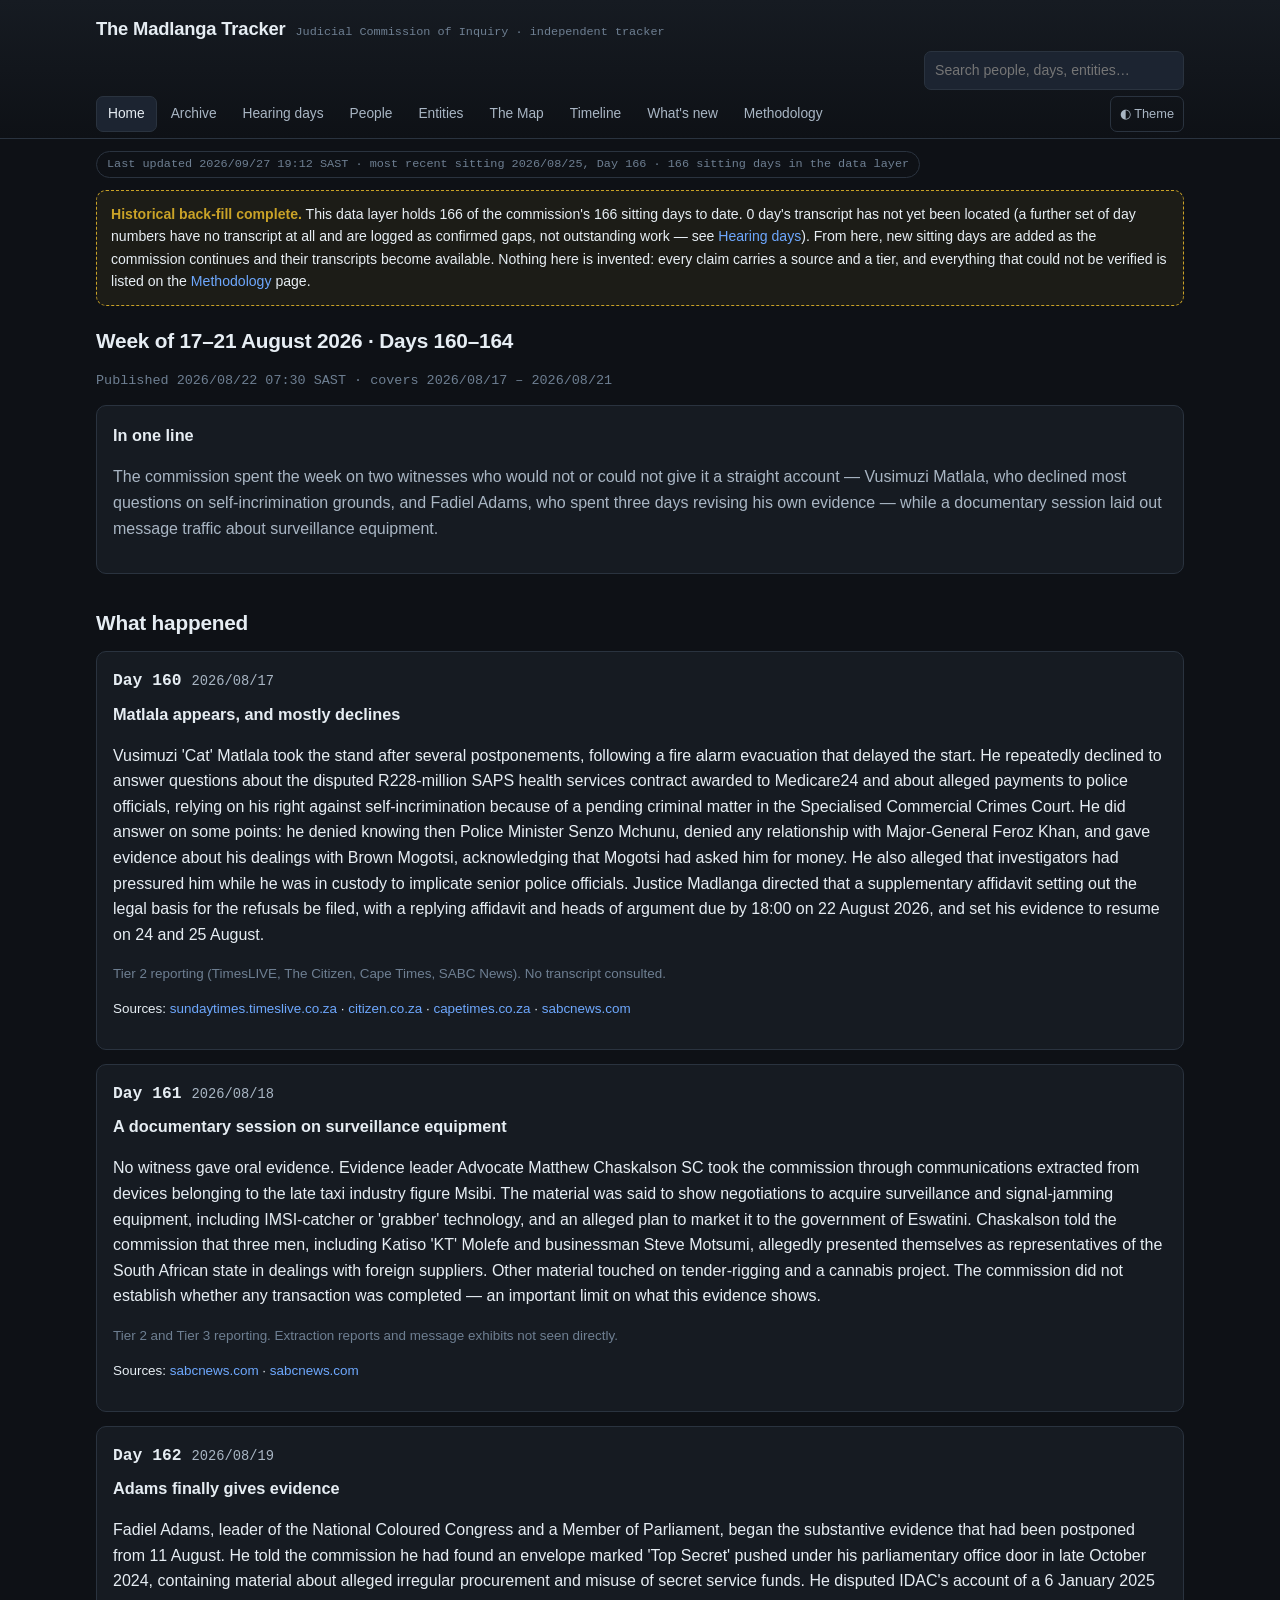
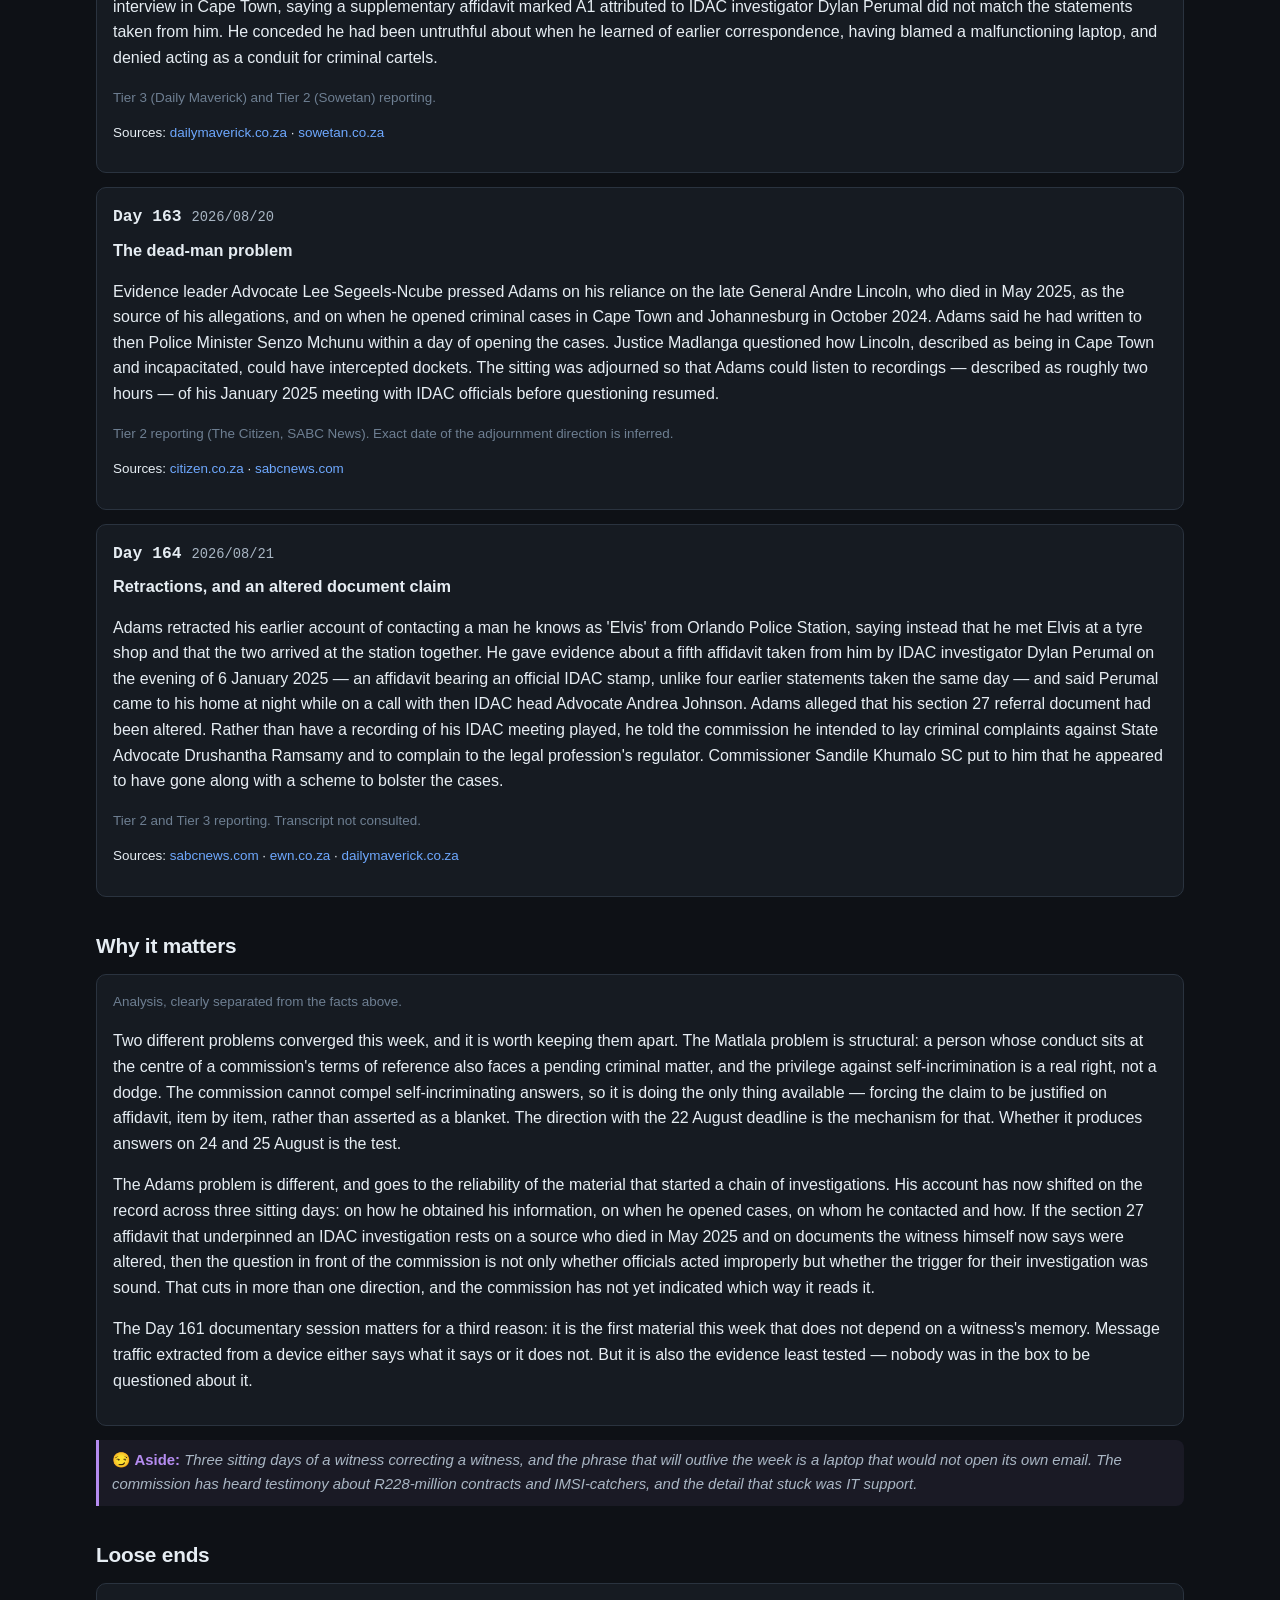
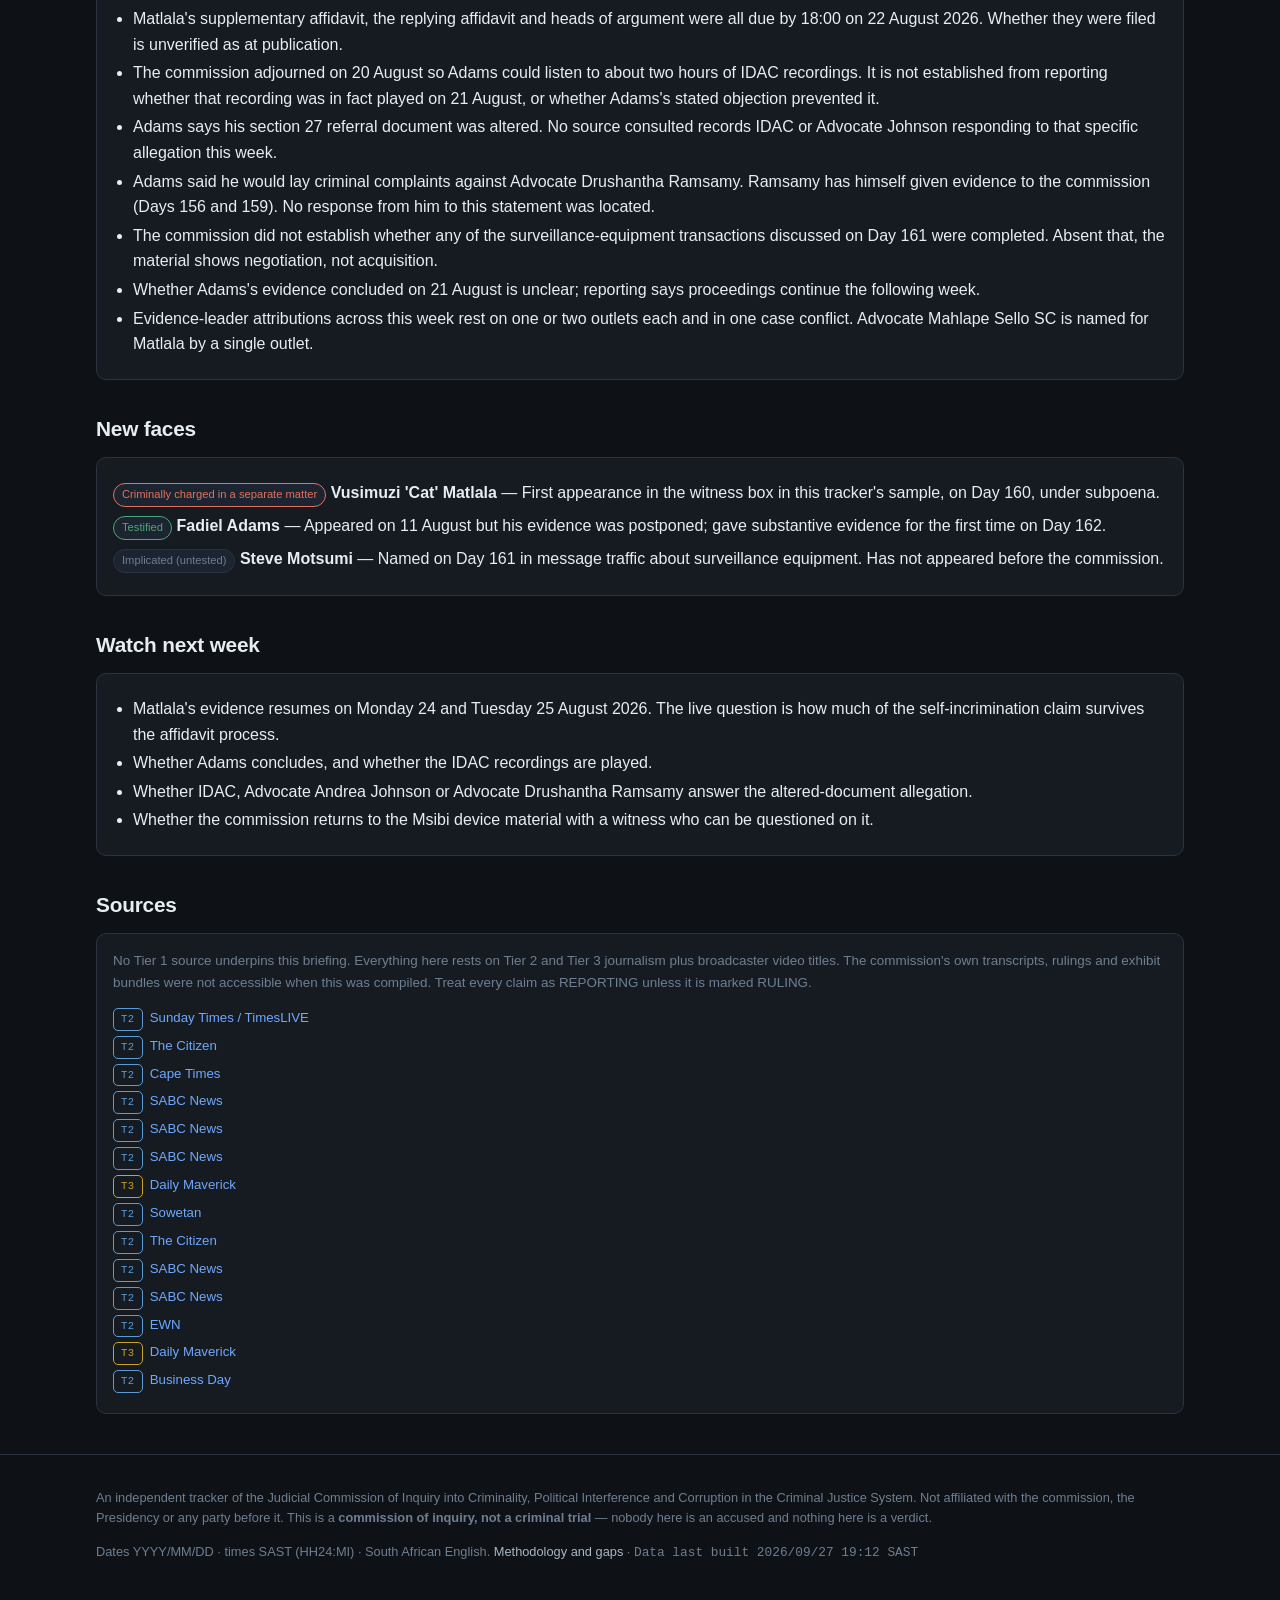
<file: index.html>
<!doctype html>
<html lang="en-ZA" data-theme="dark">
<head>
<meta charset="utf-8">
<meta name="viewport" content="width=device-width, initial-scale=1">
<title>Home · The Madlanga Tracker</title>
<meta name="description" content="This week's briefing on the Madlanga Commission of Inquiry.">
<meta name="colour-scheme" content="dark light">
<meta name="color-scheme" content="dark light">
<link rel="stylesheet" href="assets/css/app.css">
<link rel="icon" href="data:image/svg+xml,<svg xmlns='http://www.w3.org/2000/svg' viewBox='0 0 32 32'><rect width='32' height='32' rx='6' fill='%230e1116'/><text x='16' y='23' font-size='19' font-family='monospace' text-anchor='middle' fill='%236ea8fe'>M</text></svg>">
</head>
<body>
<main class="wrap" id="main">
<p class="stamp" id="stamp">Loading…</p>

<div class="notice" id="phase-notice"><strong>Historical back-fill complete.</strong>
This data layer holds <span id="pn-have">…</span> of the commission's <span id="pn-total">…</span>
sitting days to date. <span id="pn-outstanding">…</span> day's transcript has not yet been located
(a further set of day numbers have no transcript at all and are logged as confirmed gaps, not
outstanding work — see <a href="days.html">Hearing days</a>). From here, new sitting days are added
as the commission continues and their transcripts become available. Nothing here is invented: every
claim carries a source and a tier, and everything that could not be verified is listed on the
<a href="methodology.html">Methodology</a> page.</div>
<div id="brief"></div>
</main>
<script src="assets/js/core.js"></script>

<script>
MT.chrome();

(async () => {
  const [meta, idx] = await Promise.all([MT.data('meta'), MT.briefing('index.json')]);
  document.getElementById('pn-have').textContent = meta.days_in_data;
  document.getElementById('pn-total').textContent = meta.latest_day;
  document.getElementById('pn-outstanding').textContent = meta.days_outstanding;
  document.getElementById('stamp').textContent =
    'Last updated ' + meta.last_updated + ' · most recent sitting ' + meta.latest_day_date +
    (meta.latest_day_verified ? ', Day ' + meta.latest_day : ', reported as Day ' + meta.latest_day +
     ' by broadcasters but not yet listed on the commission\'s own index') +
    ' · ' + meta.days_in_data + ' sitting days in the data layer';

  if (!idx.length) { document.getElementById('brief').innerHTML = '<p class="empty">No briefing published yet.</p>'; return; }
  const b = await MT.briefing(idx[0].file);
  const link = (u) => `<a href="${MT.esc(u)}" target="_blank" rel="noopener noreferrer">${MT.esc(MT.host(u))}</a>`;

  document.getElementById('brief').innerHTML = `
    <h2 style="margin-top:8px">${MT.esc(b.title)}</h2>
    <p class="muted small mono">Published ${MT.esc(b.published)} · covers ${MT.esc(b.covers.from)} – ${MT.esc(b.covers.to)}</p>

    <div class="card"><h3 style="margin-top:0">In one line</h3><p class="lead">${MT.esc(b.in_one_line)}</p></div>

    <h2>What happened</h2>
    ${b.what_happened.map(d => `<article class="card">
      <div class="dayhead"><span class="num">Day ${d.day}</span><span class="date">${MT.esc(d.date)}</span></div>
      <h3 style="margin:4px 0 6px">${MT.esc(d.heading)}</h3>
      <p>${MT.esc(d.body)}</p>
      <p class="small muted">${MT.esc(d.tier_note)}</p>
      <p class="small">Sources: ${d.sources.map(link).join(' · ')}</p>
    </article>`).join('')}

    <h2>Why it matters</h2>
    <div class="card"><p class="small muted" style="margin-top:0">Analysis, clearly separated from the facts above.</p>
      ${b.why_it_matters.split('\n\n').map(p => `<p>${MT.esc(p)}</p>`).join('')}</div>

    ${b.aside ? `<p class="aside-joke">${MT.esc(b.aside)}</p>` : ''}

    <h2>Loose ends</h2>
    <div class="card"><ul class="tight">${b.loose_ends.map(x => `<li>${MT.esc(x)}</li>`).join('')}</ul></div>

    <h2>New faces</h2>
    <div class="card">${b.new_faces.map(n =>
      `<p style="margin:6px 0">${MT.statusPill(n.status)} <strong>${MT.esc(n.name)}</strong> — ${MT.esc(n.note)}</p>`).join('')}</div>

    <h2>Watch next week</h2>
    <div class="card"><ul class="tight">${b.watch_next_week.map(x => `<li>${MT.esc(x)}</li>`).join('')}</ul></div>

    <h2>Sources</h2>
    <div class="card">
      <p class="small muted" style="margin-top:0">${MT.esc(b.tier_summary)}</p>
      ${MT.sourceList(b.sources.map(s => ({...s, retrieved: '', partial: false})))}
    </div>`;
})().catch(e => document.getElementById('brief').innerHTML =
  '<p class="empty">Could not load the briefing: ' + MT.esc(e.message) + '</p>');

</script>
</body>
</html>
</file>
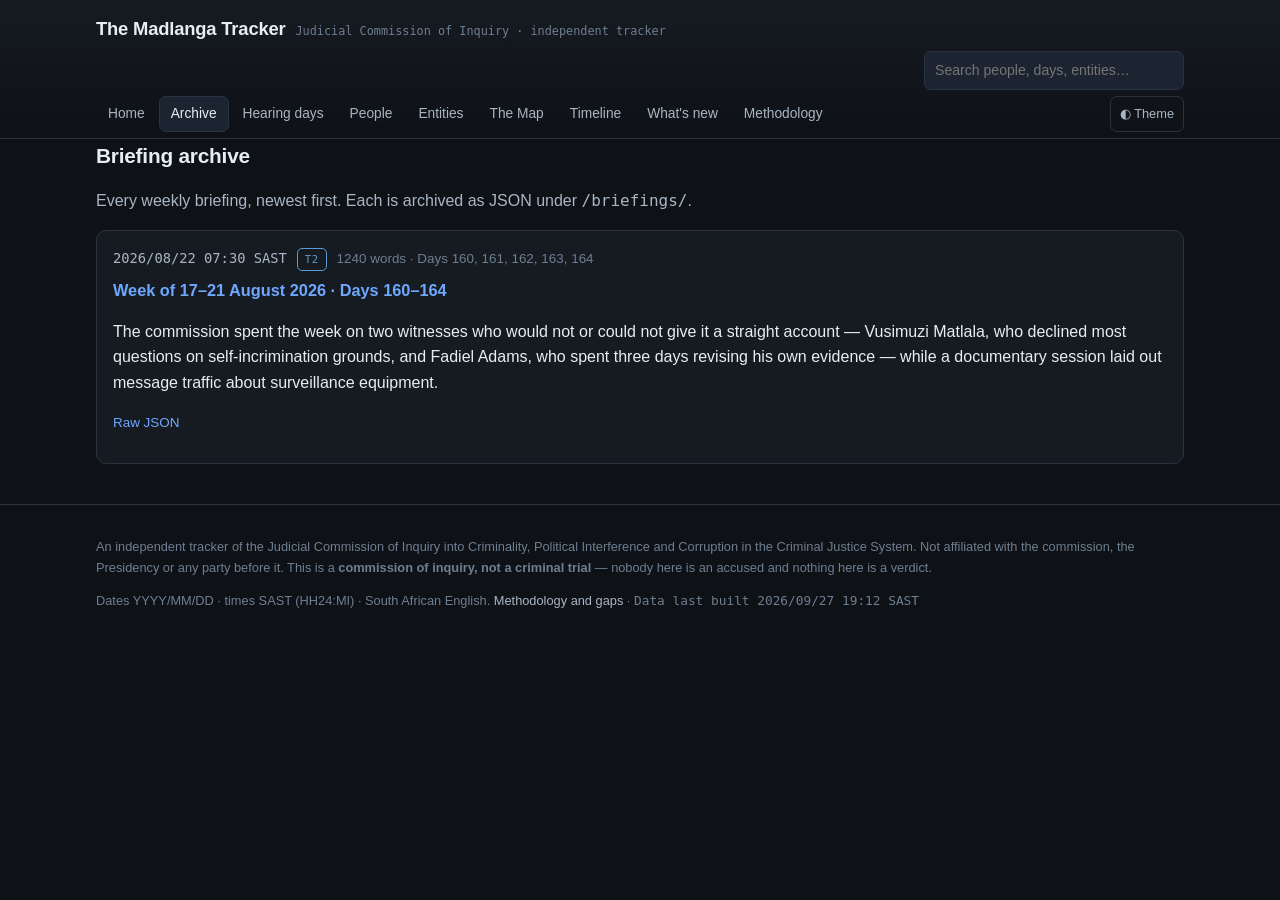
<file: archive.html>
<!doctype html>
<html lang="en-ZA" data-theme="dark">
<head>
<meta charset="utf-8">
<meta name="viewport" content="width=device-width, initial-scale=1">
<title>Archive · The Madlanga Tracker</title>
<meta name="description" content="Every past weekly briefing, by date.">
<meta name="colour-scheme" content="dark light">
<meta name="color-scheme" content="dark light">
<link rel="stylesheet" href="assets/css/app.css">
<link rel="icon" href="data:image/svg+xml,<svg xmlns='http://www.w3.org/2000/svg' viewBox='0 0 32 32'><rect width='32' height='32' rx='6' fill='%230e1116'/><text x='16' y='23' font-size='19' font-family='monospace' text-anchor='middle' fill='%236ea8fe'>M</text></svg>">
</head>
<body>
<main class="wrap" id="main">
<h2 style="margin-top:0">Briefing archive</h2>
<p class="lead">Every weekly briefing, newest first. Each is archived as JSON under <span class="mono">/briefings/</span>.</p>
<div id="list"></div>
</main>
<script src="assets/js/core.js"></script>

<script>
MT.chrome();

(async () => {
  const idx = await MT.briefing('index.json');
  const el = document.getElementById('list');
  if (!idx.length) { el.innerHTML = '<p class="empty">Nothing archived yet.</p>'; return; }
  el.innerHTML = idx.map(b => `<article class="card">
    <div class="dayhead"><span class="date">${MT.esc(b.published)}</span>
      ${MT.tierBadge(b.highest_tier)}<span class="small muted">${b.words} words · Days ${b.covers.days.join(', ')}</span></div>
    <h3 style="margin:2px 0 6px"><a href="index.html">${MT.esc(b.title)}</a></h3>
    <p>${MT.esc(b.in_one_line)}</p>
    <p class="small"><a href="briefings/${MT.esc(b.file)}" target="_blank" rel="noopener">Raw JSON</a></p>
  </article>`).join('');
})().catch(e => document.getElementById('list').innerHTML = '<p class="empty">' + MT.esc(e.message) + '</p>');

</script>
</body>
</html>
</file>
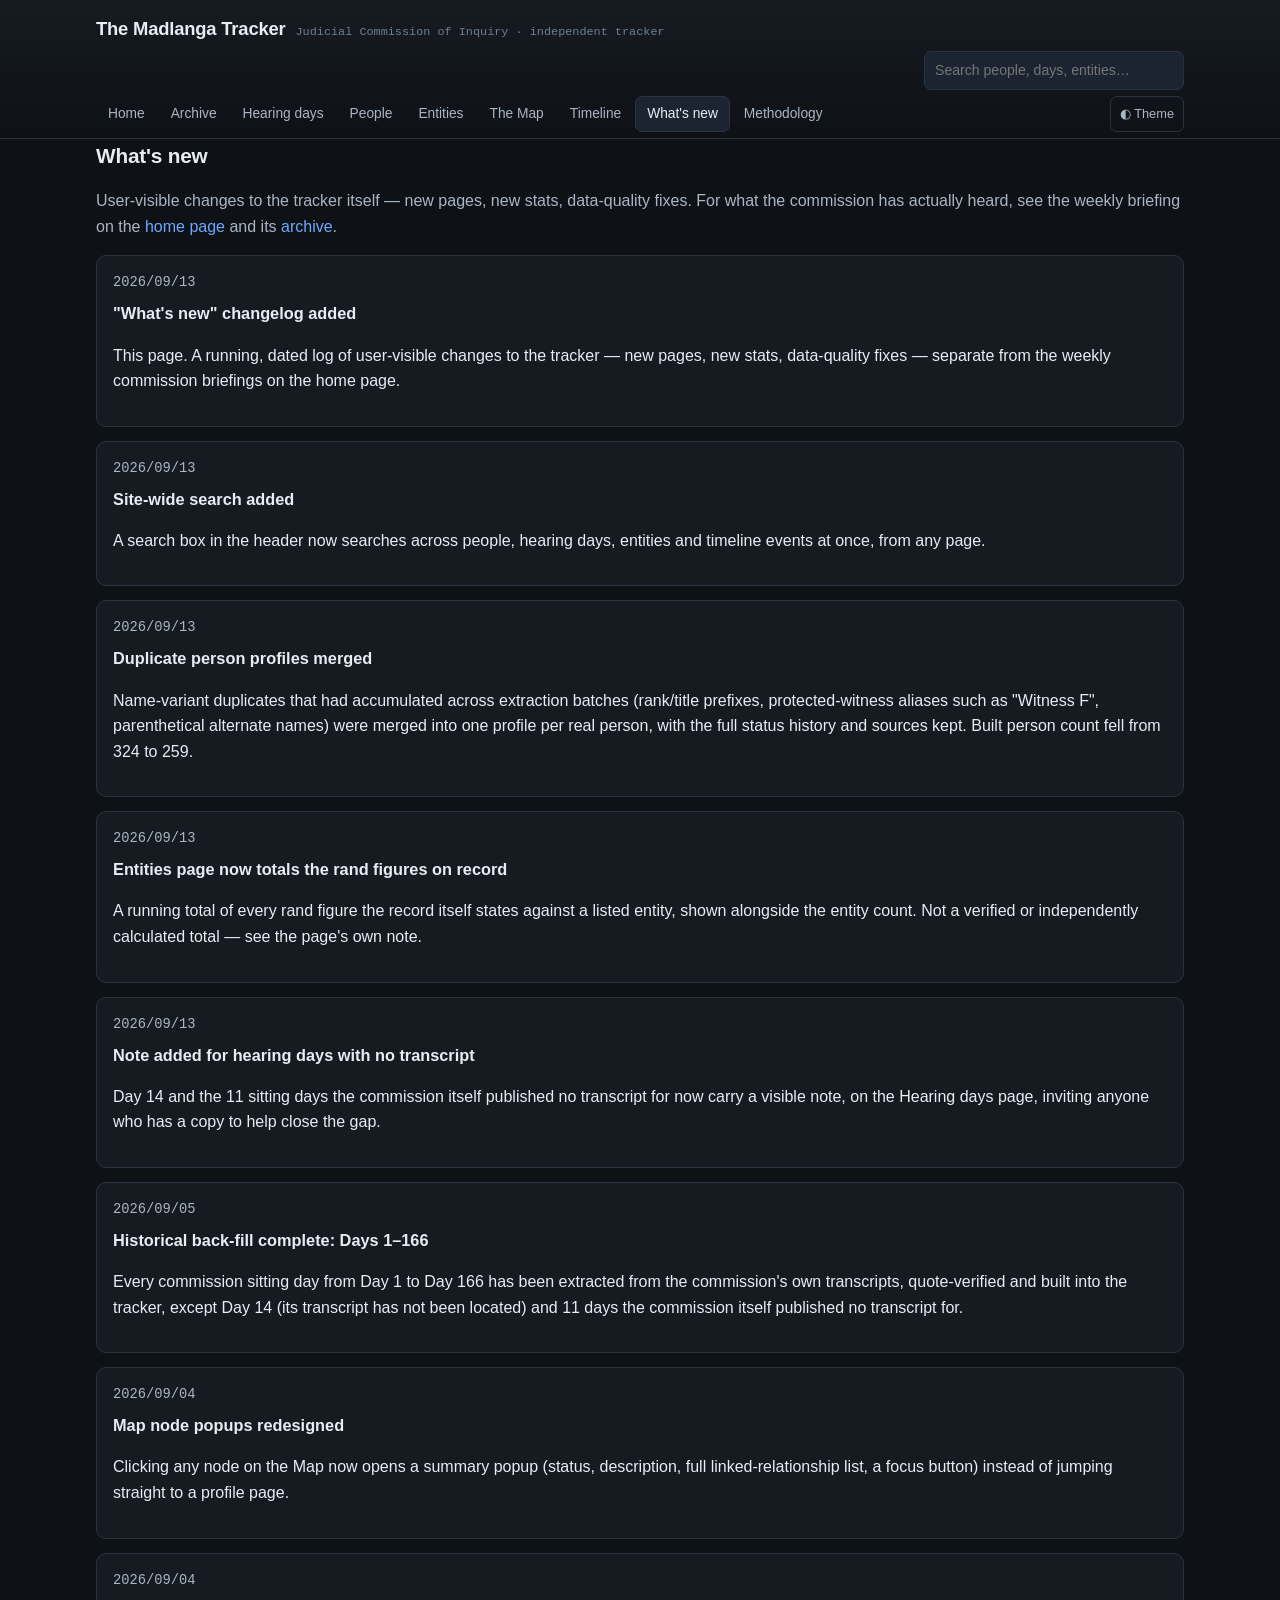
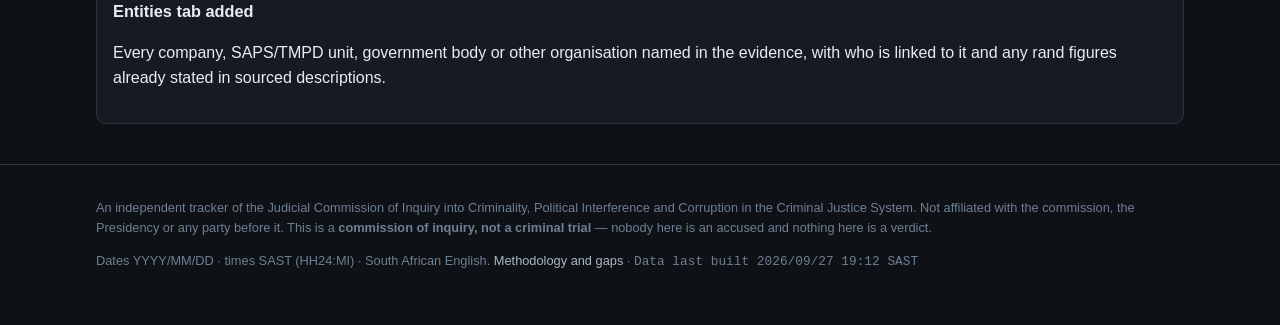
<file: changelog.html>
<!doctype html>
<html lang="en-ZA" data-theme="dark">
<head>
<meta charset="utf-8">
<meta name="viewport" content="width=device-width, initial-scale=1">
<title>What's new · The Madlanga Tracker</title>
<meta name="description" content="A dated log of user-visible changes to the tracker.">
<meta name="colour-scheme" content="dark light">
<meta name="color-scheme" content="dark light">
<link rel="stylesheet" href="assets/css/app.css">
<link rel="icon" href="data:image/svg+xml,<svg xmlns='http://www.w3.org/2000/svg' viewBox='0 0 32 32'><rect width='32' height='32' rx='6' fill='%230e1116'/><text x='16' y='23' font-size='19' font-family='monospace' text-anchor='middle' fill='%236ea8fe'>M</text></svg>">
</head>
<body>
<main class="wrap" id="main">
<h2 style="margin-top:0">What's new</h2>
<p class="lead">User-visible changes to the tracker itself — new pages, new stats, data-quality
fixes. For what the commission has actually heard, see the weekly briefing on the
<a href="index.html">home page</a> and its <a href="archive.html">archive</a>.</p>
<div id="list"></div>
</main>
<script src="assets/js/core.js"></script>

<script>
MT.chrome();

(async () => {
  const log = await MT.data('changelog');
  const el = document.getElementById('list');
  if (!log.length) { el.innerHTML = '<p class="empty">Nothing logged yet.</p>'; return; }
  el.innerHTML = log.map(e => `
    <article class="card">
      <div class="dayhead"><span class="date mono">${MT.esc(e.date)}</span></div>
      <h3 style="margin:2px 0 6px">${MT.esc(e.title)}</h3>
      <p>${MT.esc(e.body)}</p>
    </article>`).join('');
})().catch(e => document.getElementById('list').innerHTML = '<p class="empty">' + MT.esc(e.message) + '</p>');

</script>
</body>
</html>
</file>
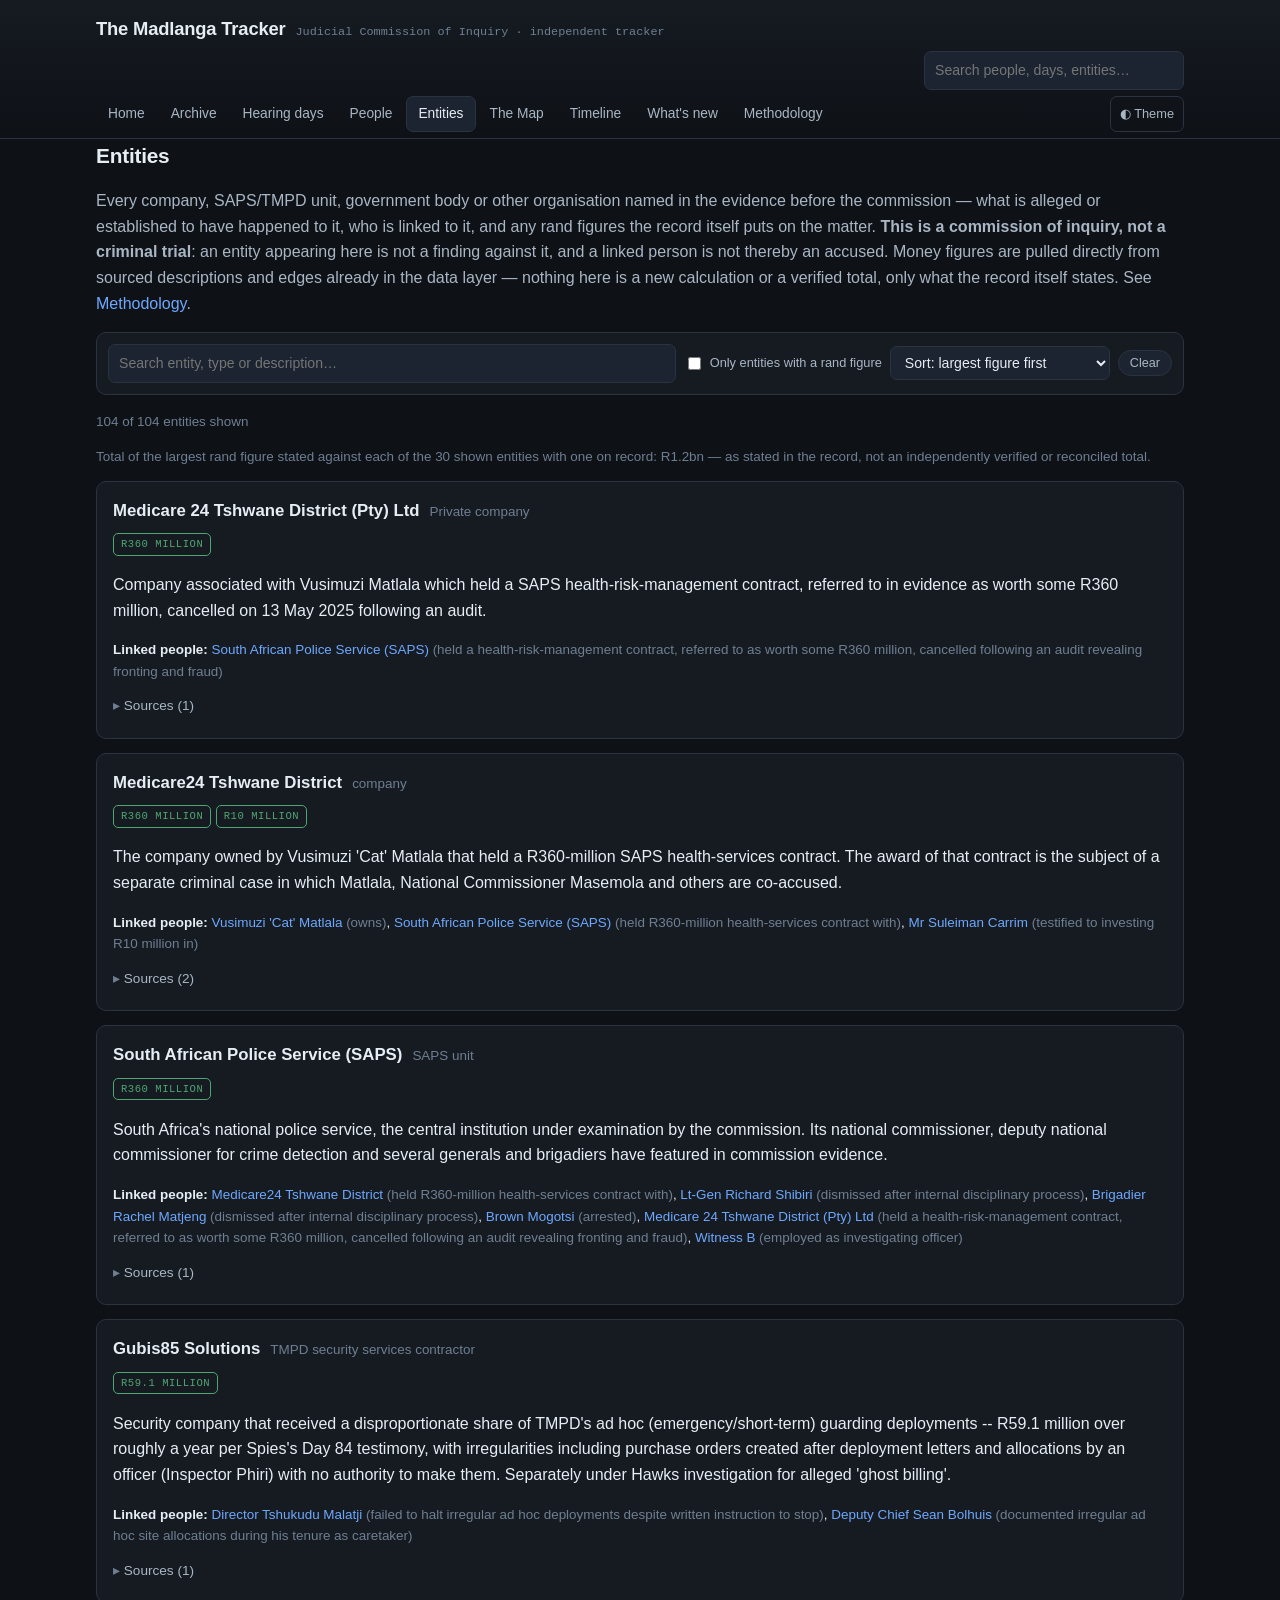
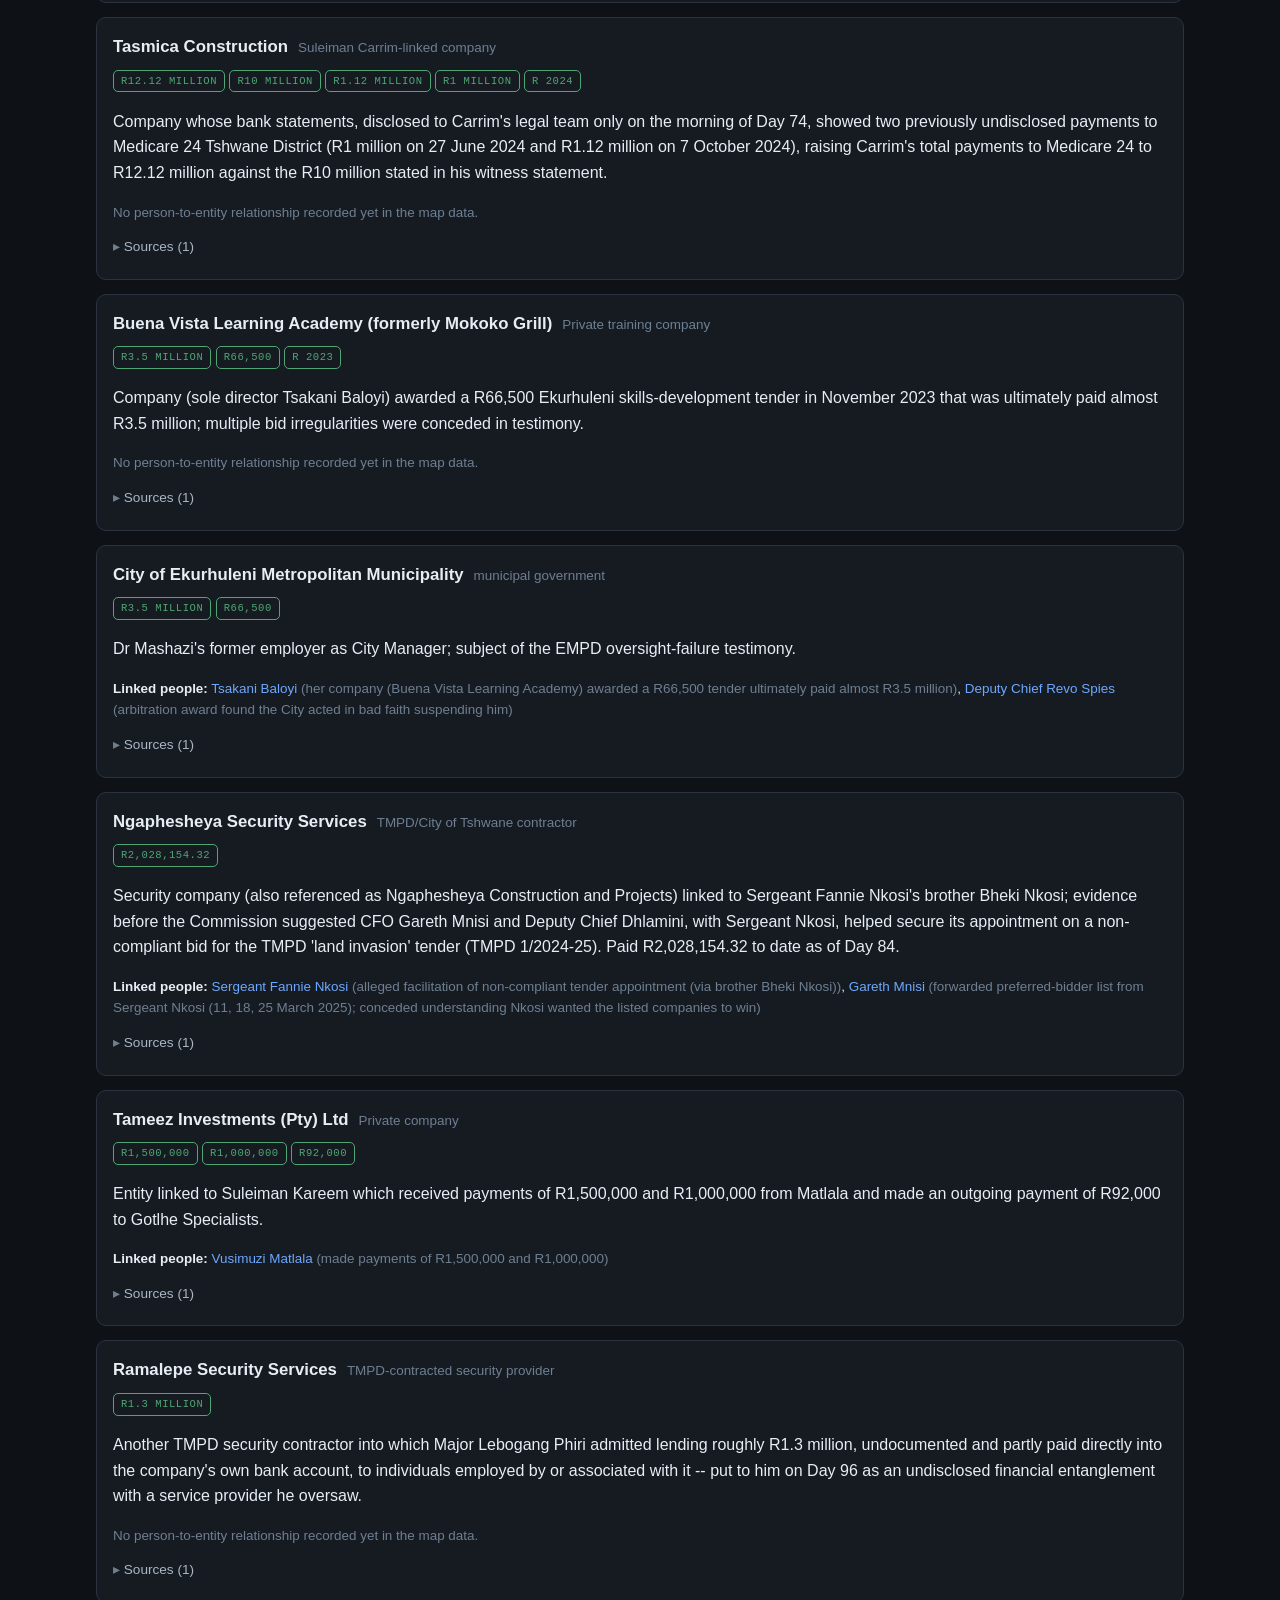
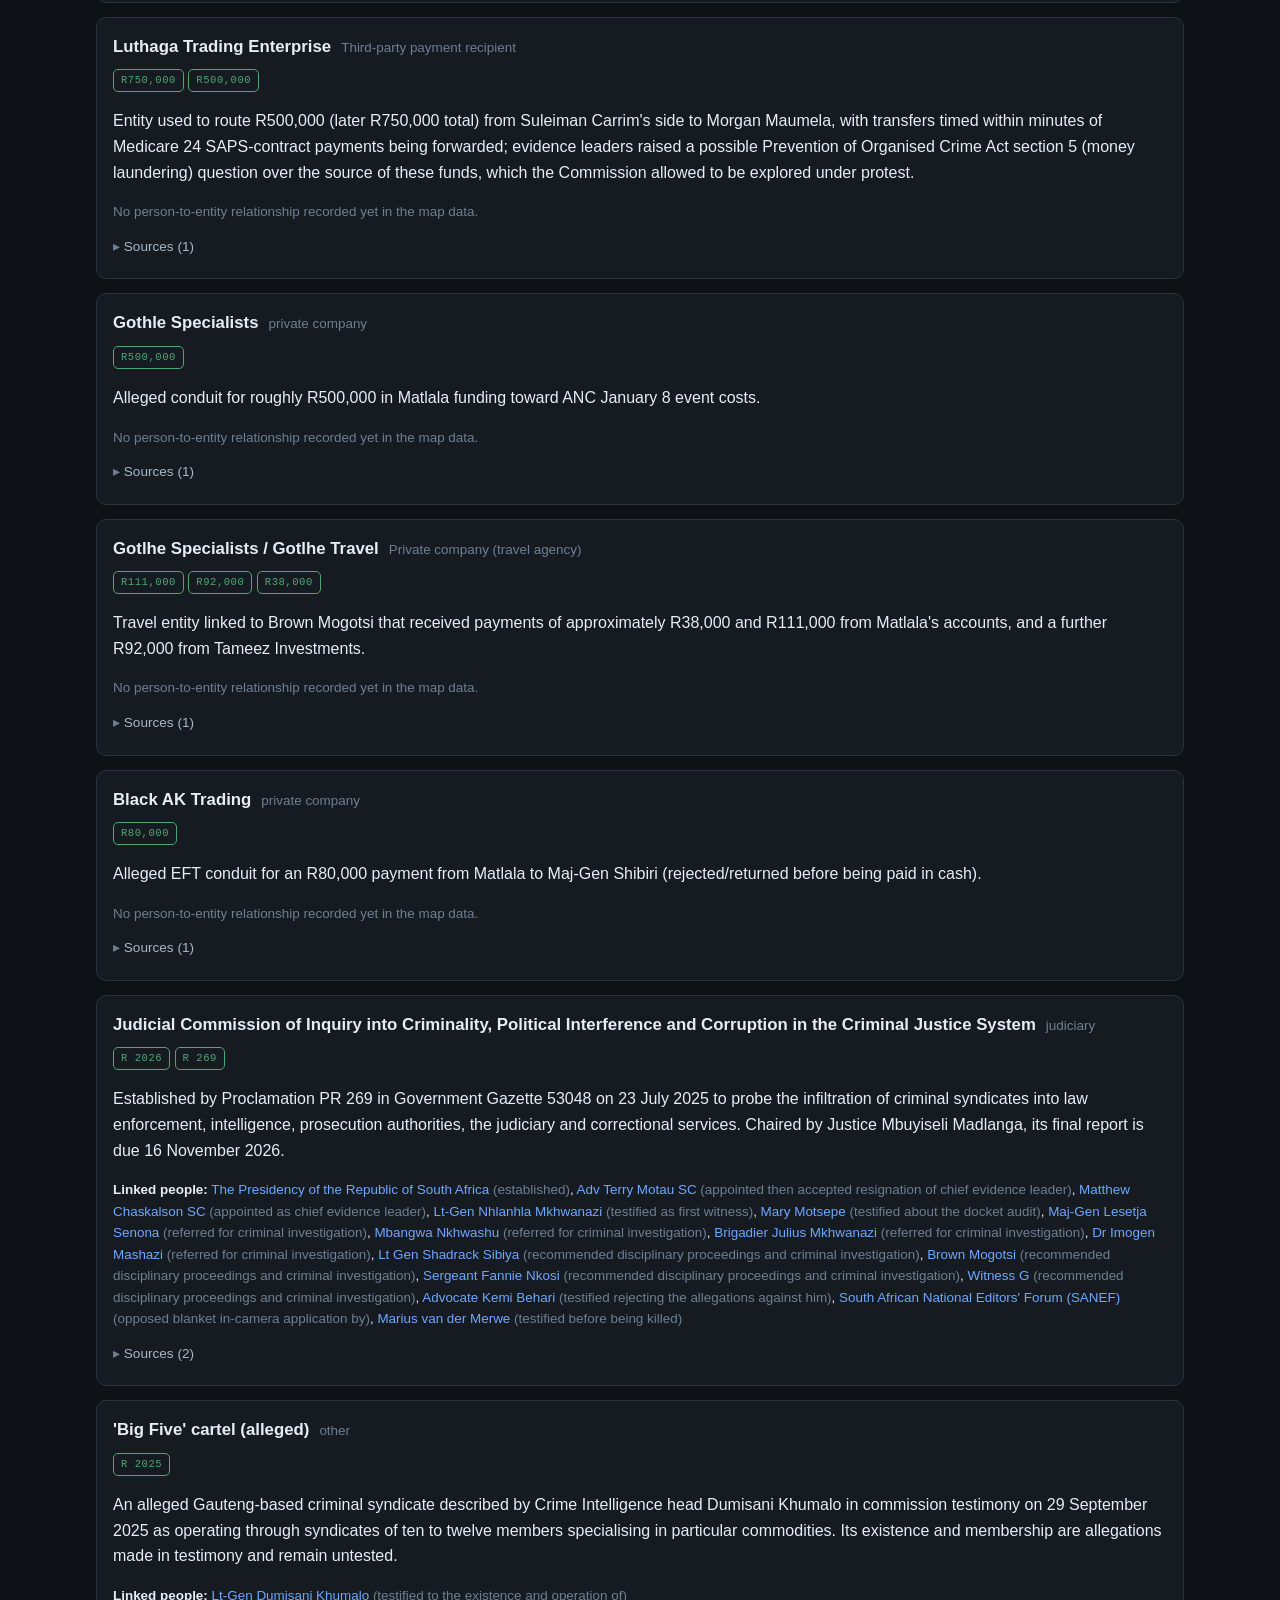
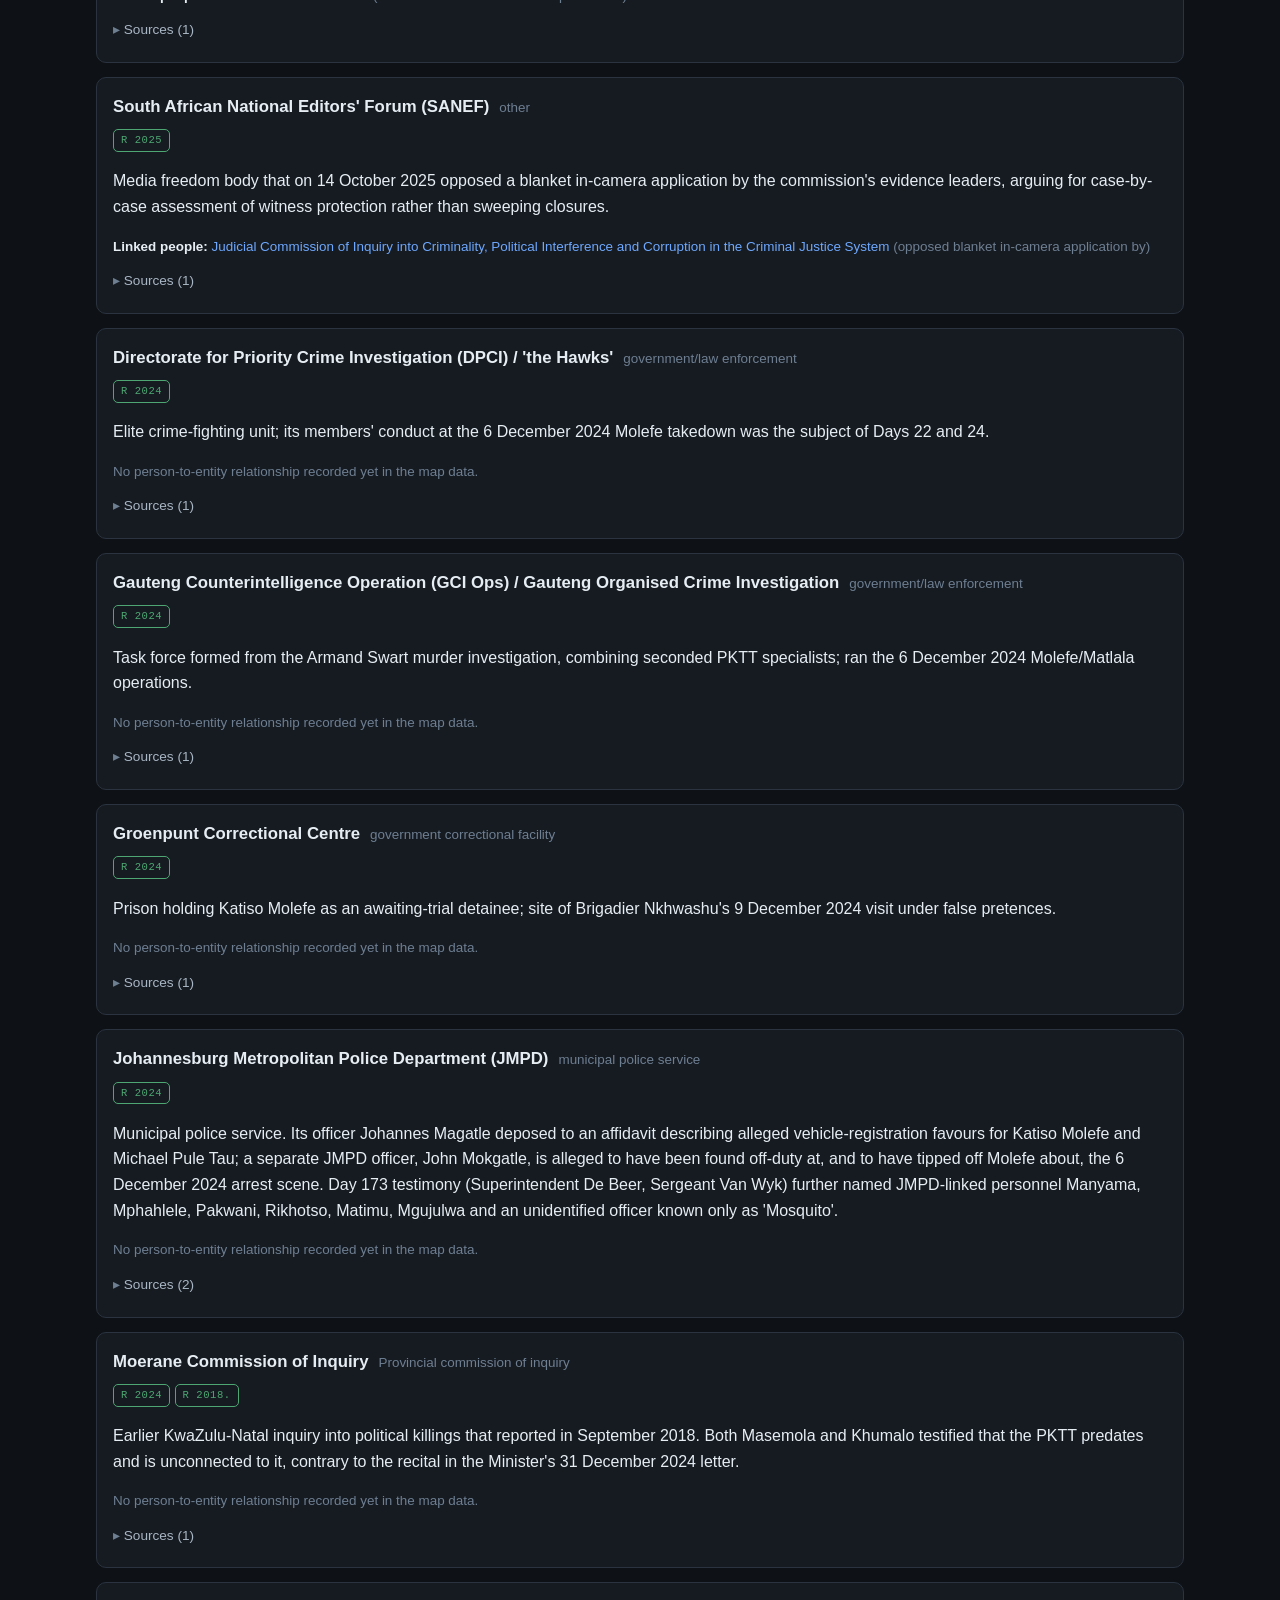
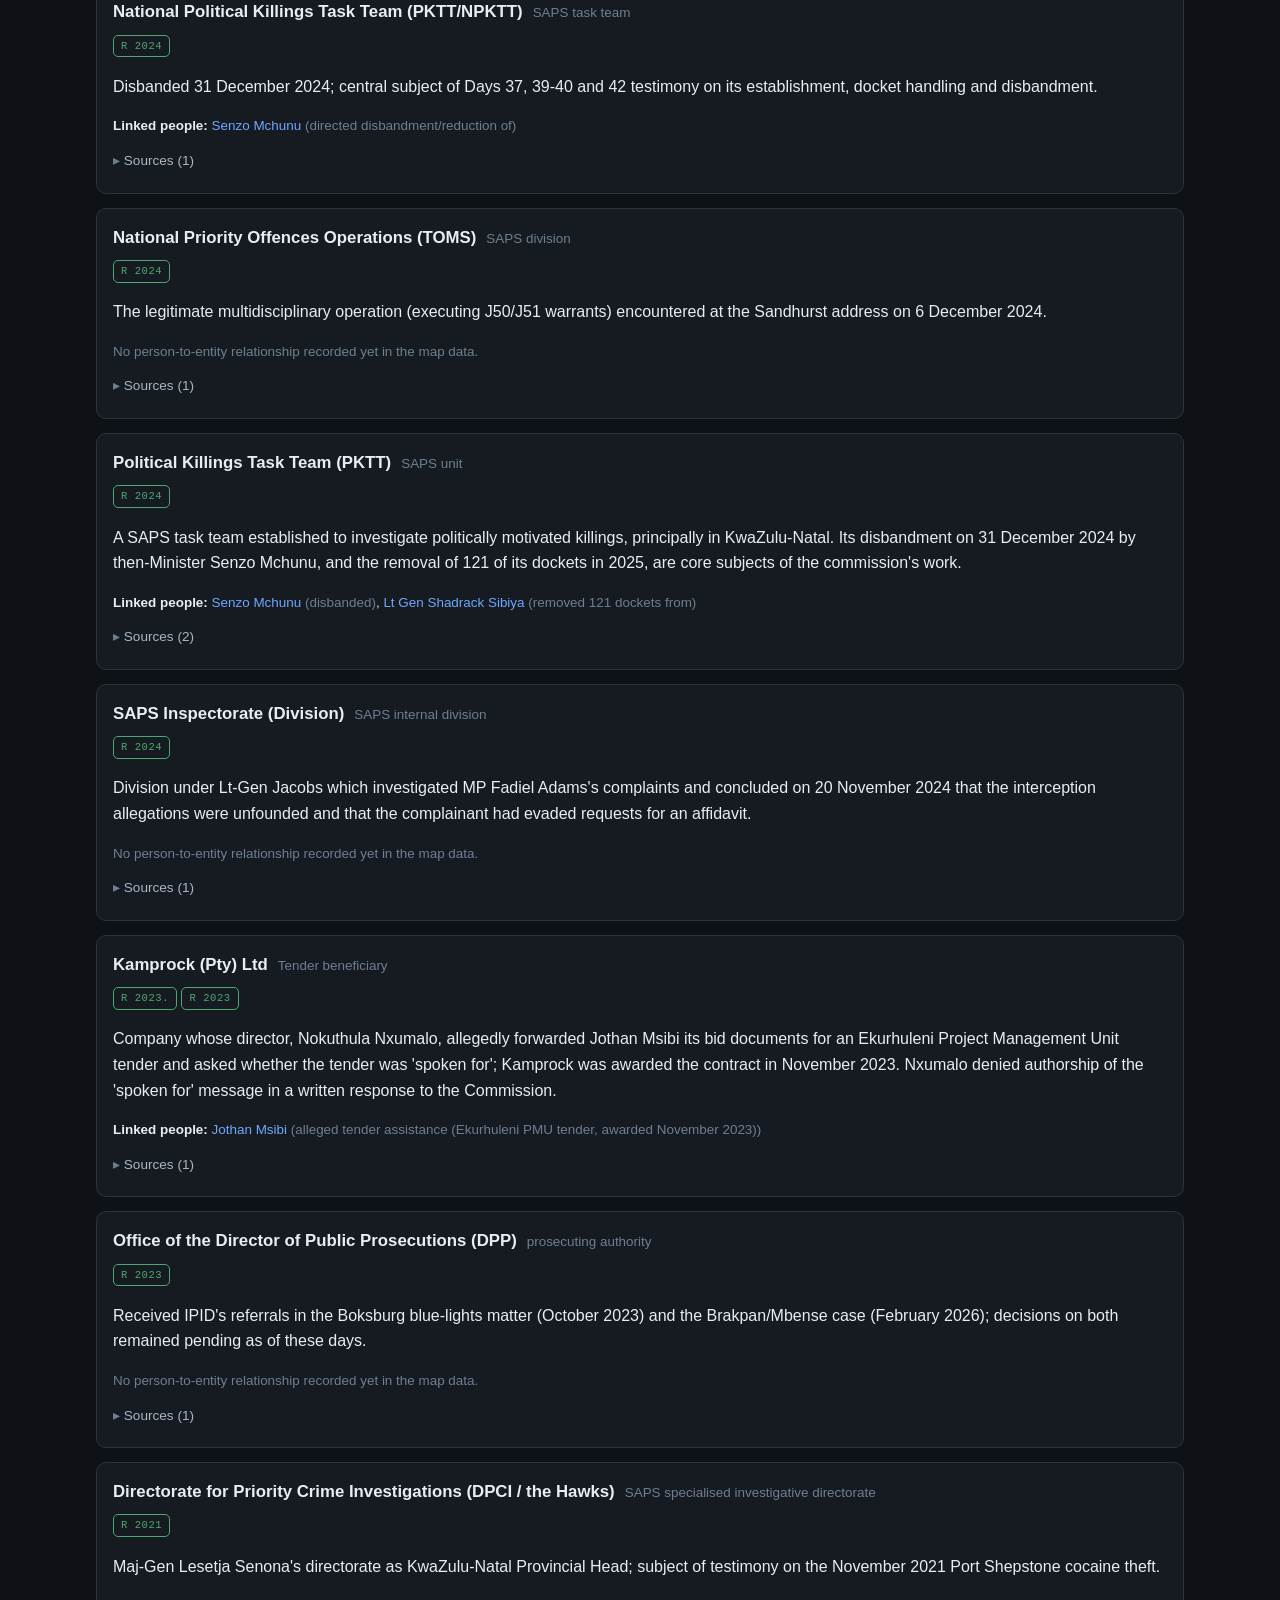
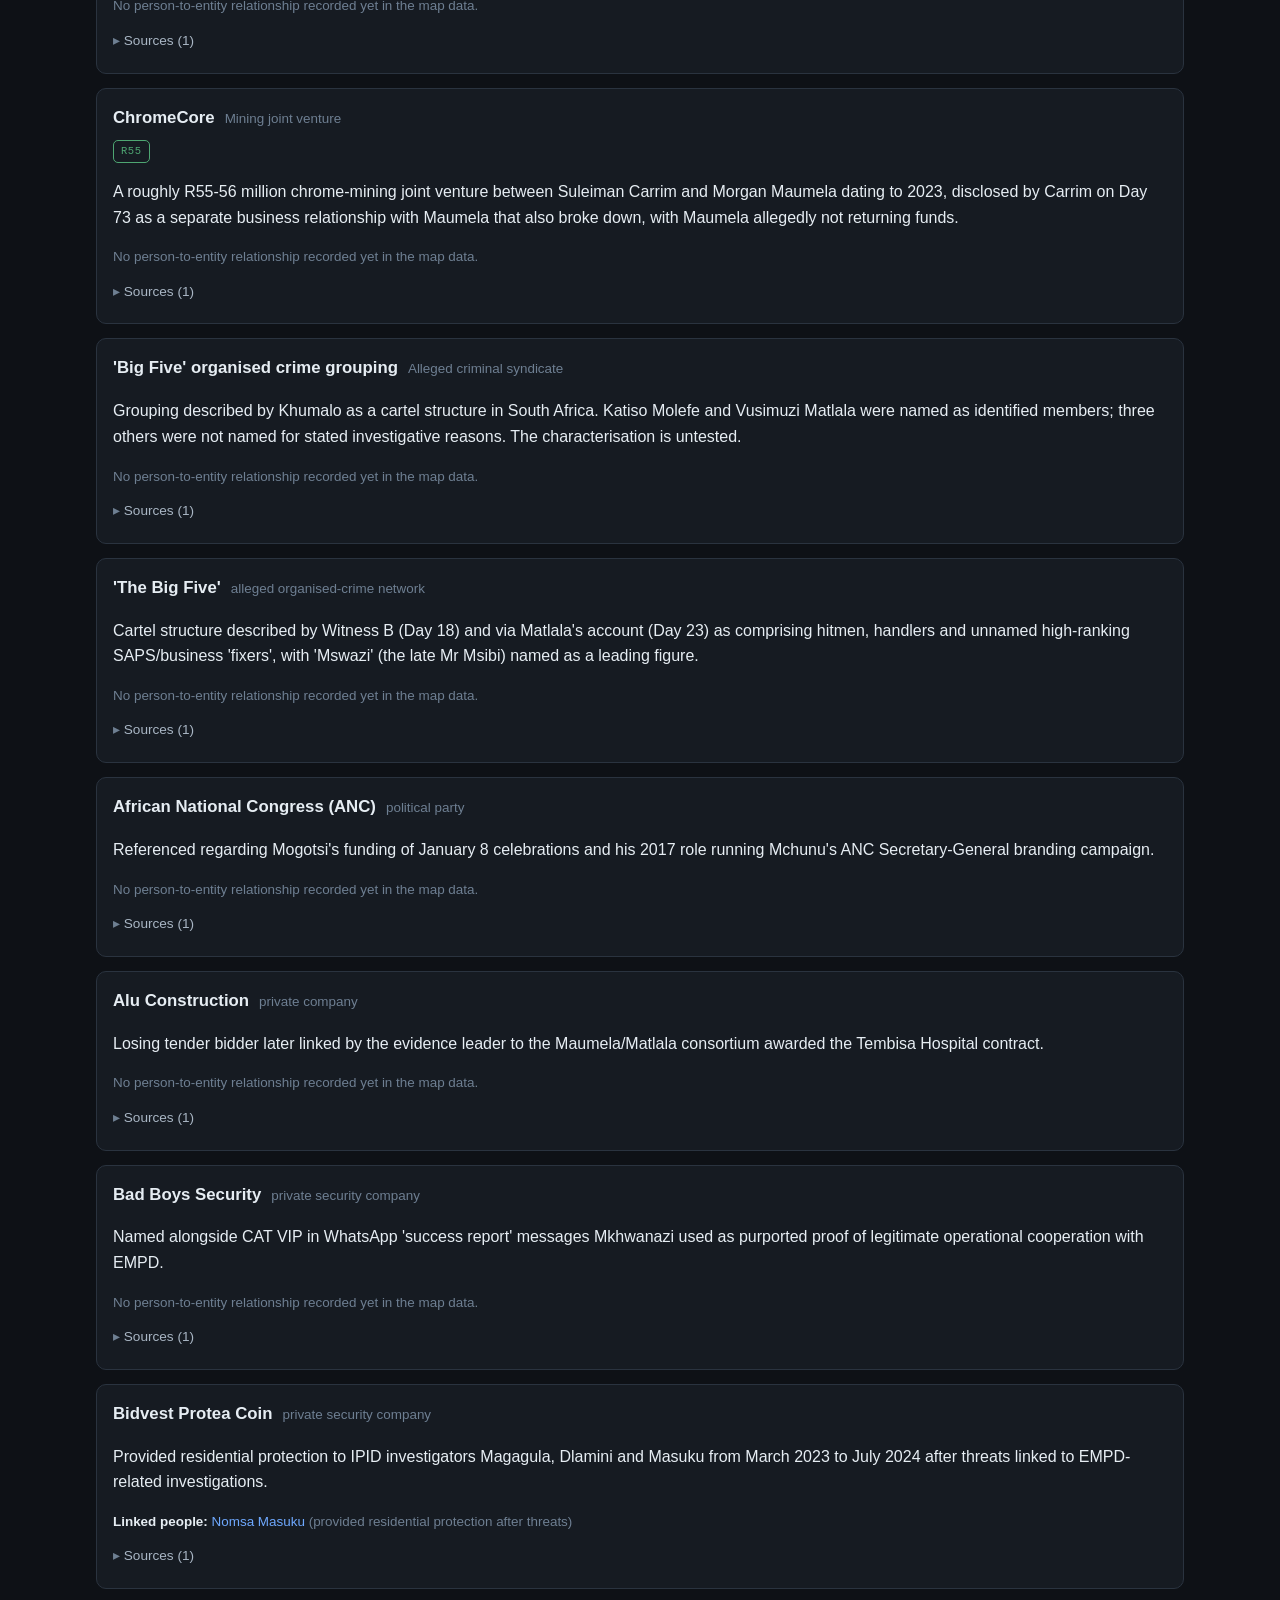
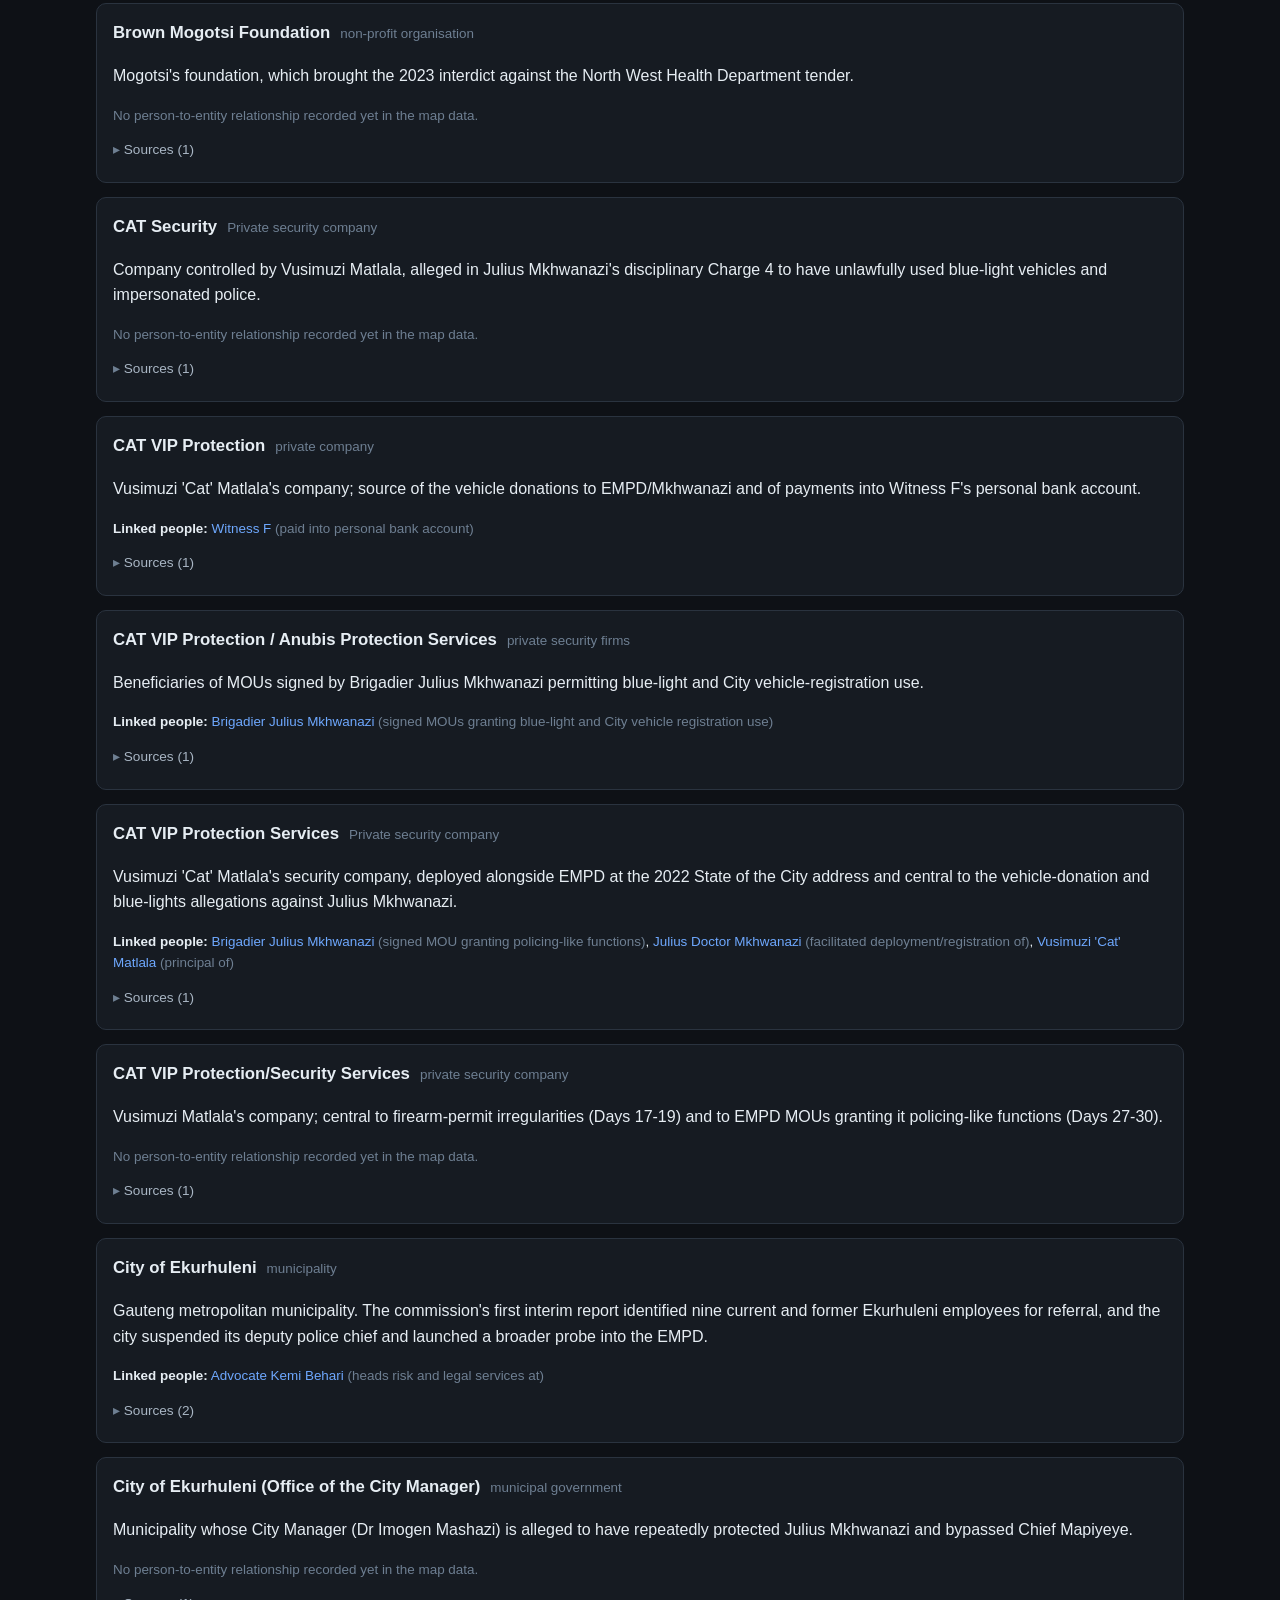
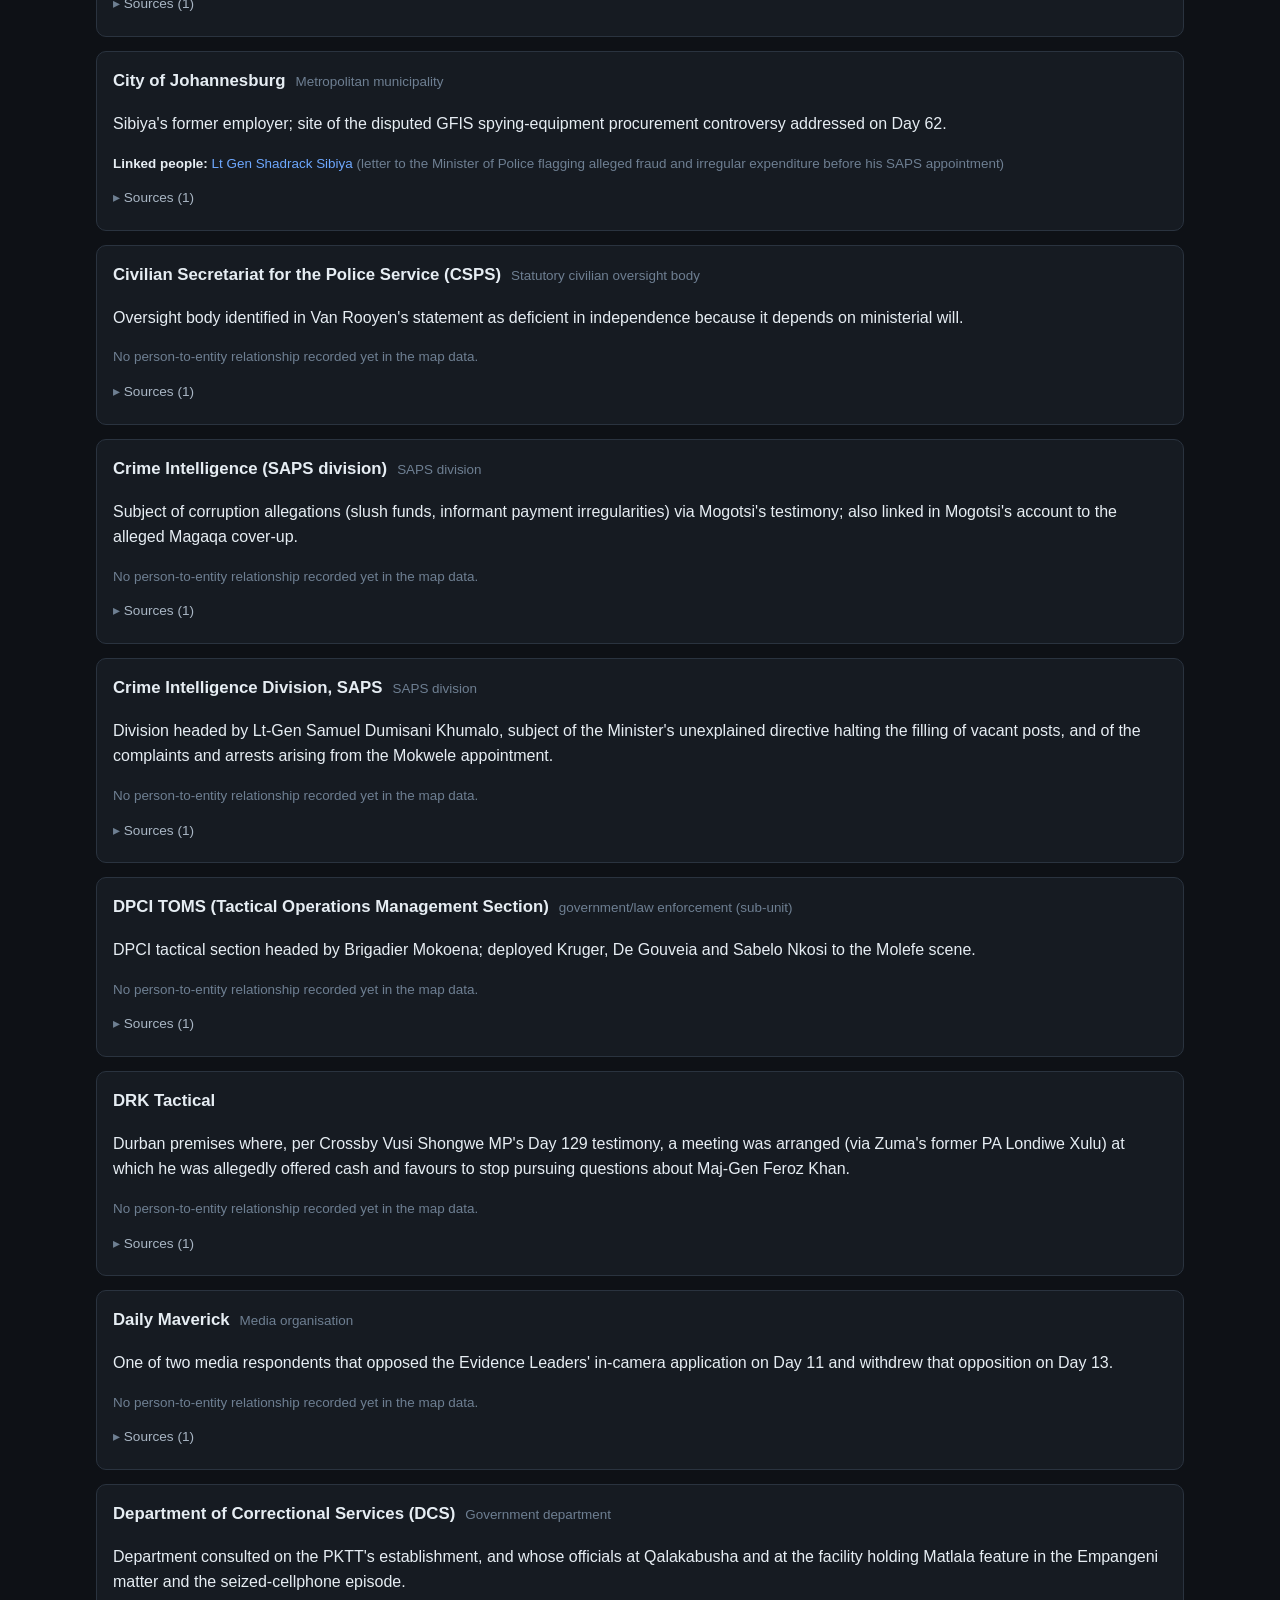
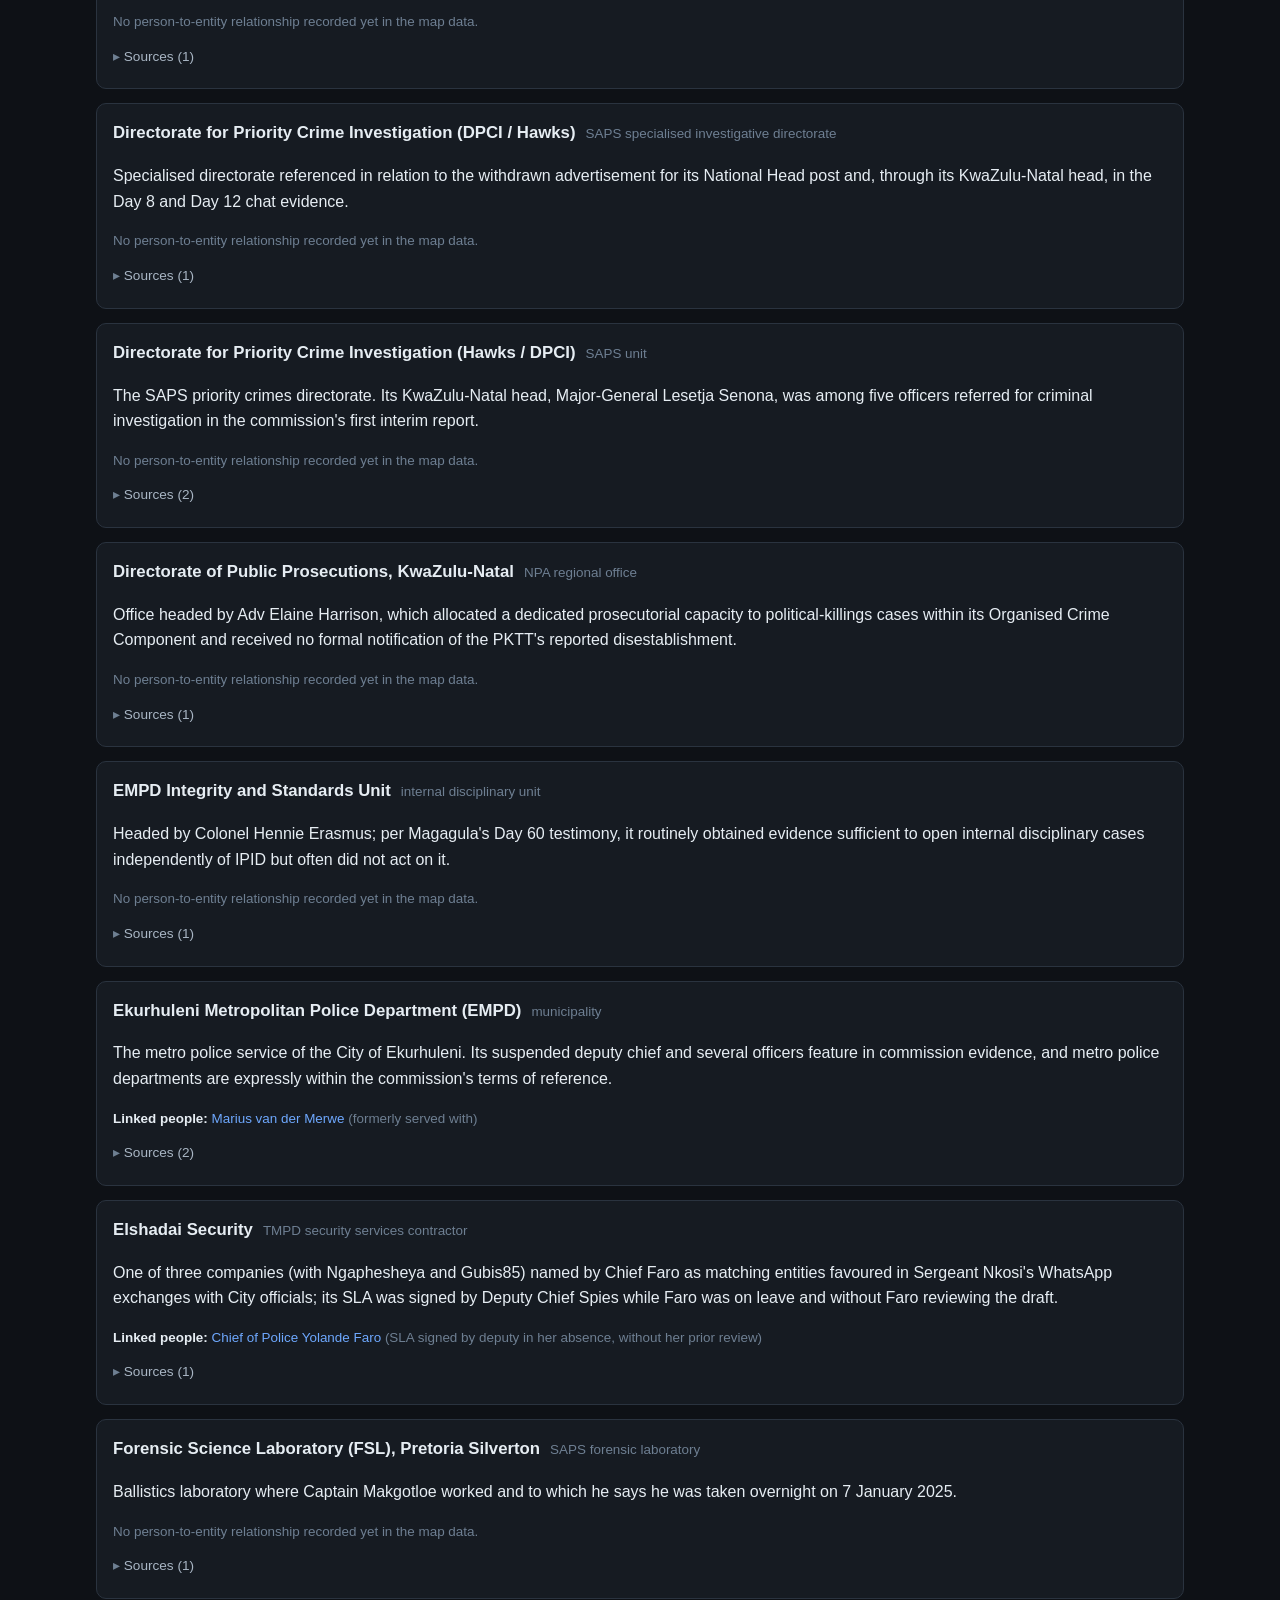
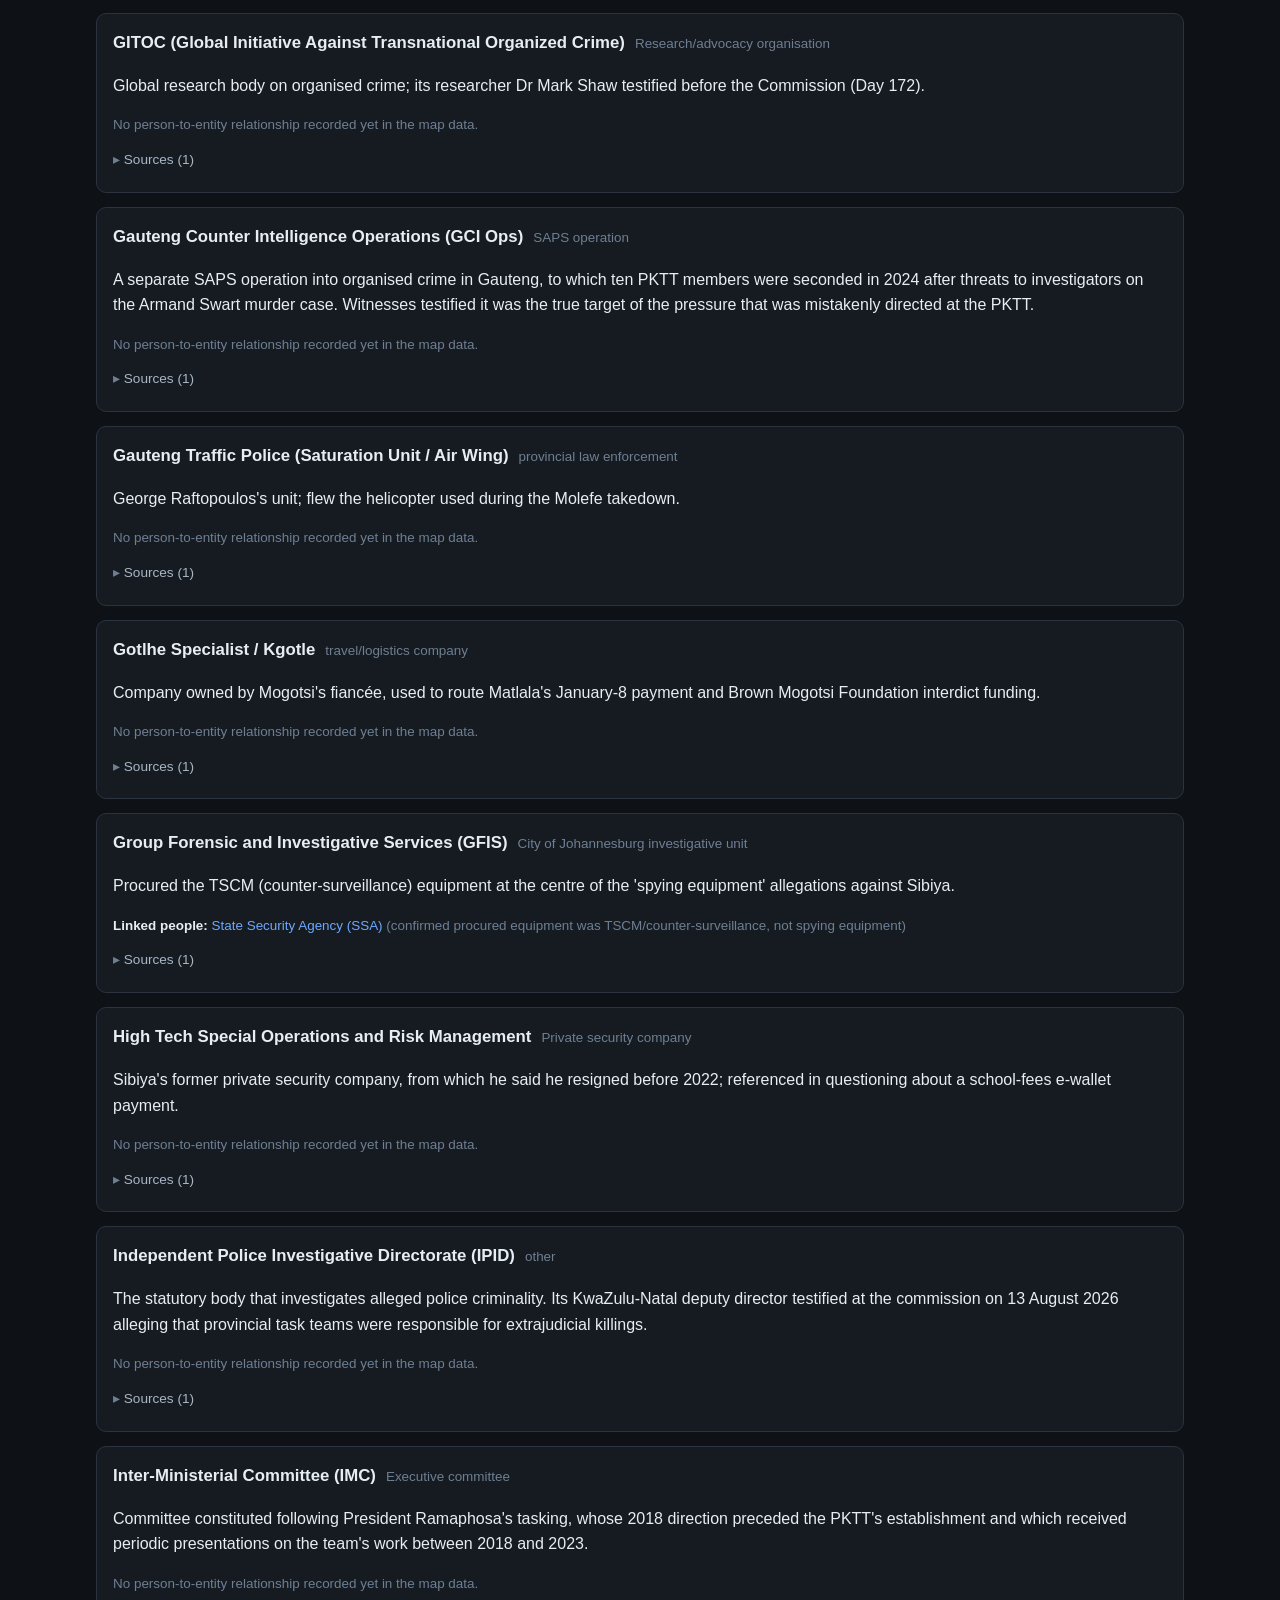
<file: entities.html>
<!doctype html>
<html lang="en-ZA" data-theme="dark">
<head>
<meta charset="utf-8">
<meta name="viewport" content="width=device-width, initial-scale=1">
<title>Entities · The Madlanga Tracker</title>
<meta name="description" content="Every company, unit or organisation named in the commission's evidence, who is linked to it and what is known about the money involved.">
<meta name="colour-scheme" content="dark light">
<meta name="color-scheme" content="dark light">
<link rel="stylesheet" href="assets/css/app.css">
<link rel="icon" href="data:image/svg+xml,<svg xmlns='http://www.w3.org/2000/svg' viewBox='0 0 32 32'><rect width='32' height='32' rx='6' fill='%230e1116'/><text x='16' y='23' font-size='19' font-family='monospace' text-anchor='middle' fill='%236ea8fe'>M</text></svg>">
</head>
<body>
<main class="wrap" id="main">
<h2 style="margin-top:0">Entities</h2>
<p class="lead">Every company, SAPS/TMPD unit, government body or other organisation named in the
evidence before the commission — what is alleged or established to have happened to it, who is
linked to it, and any rand figures the record itself puts on the matter. <strong>This is a
commission of inquiry, not a criminal trial</strong>: an entity appearing here is not a finding
against it, and a linked person is not thereby an accused. Money figures are pulled directly from
sourced descriptions and edges already in the data layer — nothing here is a new calculation or a
verified total, only what the record itself states. See <a href="methodology.html">Methodology</a>.</p>
<div class="controls">
  <input type="search" id="q" placeholder="Search entity, type or description…" aria-label="Search entities">
  <label class="ctl"><input type="checkbox" id="only-value"> Only entities with a rand figure</label>
  <select id="sort" aria-label="Sort entities">
    <option value="value">Sort: largest figure first</option>
    <option value="name">Sort: name (A–Z)</option>
    <option value="links">Sort: most linked people first</option>
  </select>
  <button class="chip" id="clear" type="button">Clear</button>
</div>
<p class="small muted" id="count"></p>
<p class="small muted" id="rollup"></p>
<div id="list"></div>
</main>
<script src="assets/js/core.js"></script>

<script>
MT.chrome();

let ORGS = [], PEOPLE = {}, EVENTS = [], EDGES = [], BY_ORG = {};

// Pull rand figures out of free text without inventing anything — every match is a substring
// of a sourced description or edge that already exists in the data layer.
const RAND_RE = /R\s?[\d][\d,\.]*[\s-]?(?:thousand|million|billion|bn|m|k)?\b/gi;
const MULT = { thousand: 1e3, k: 1e3, million: 1e6, m: 1e6, billion: 1e9, bn: 1e9 };
function randFigures(text) {
  if (!text) return [];
  const out = [];
  for (const m of text.matchAll(RAND_RE)) {
    const raw = m[0].replace(/-$/, '').replace(/-/g, ' ').trim();
    const numPart = raw.replace(/^R\s?/i, '').replace(/[a-z]+$/i, '').replace(/[,\s-]+$/, '').replace(/,/g, '').trim();
    const num = parseFloat(numPart);
    if (Number.isNaN(num)) continue;
    const suffix = (raw.match(/[a-z]+$/i) || [''])[0].toLowerCase();
    // skip a bare number ("R360") when a longer match with a multiplier for the same
    // figure is already present ("R360 million") -- keep the more informative one only
    out.push({ text: raw, value: num * (MULT[suffix] || 1), bare: !suffix, num });
  }
  const withSuffix = new Set(out.filter(f => !f.bare).map(f => f.num));
  return out.filter(f => !(f.bare && withSuffix.has(f.num)));
}
function fmtRand(n) {
  if (n >= 1e9) return 'R' + (n / 1e9).toFixed(n % 1e9 ? 1 : 0) + 'bn';
  if (n >= 1e6) return 'R' + (n / 1e6).toFixed(n % 1e6 ? 1 : 0) + 'm';
  if (n >= 1e3) return 'R' + (n / 1e3).toFixed(0) + 'k';
  return 'R' + n.toLocaleString('en-ZA');
}

function render() {
  const q = document.getElementById('q').value.trim().toLowerCase();
  const onlyValue = document.getElementById('only-value').checked;
  const sort = document.getElementById('sort').value;

  let out = ORGS.filter(o => {
    if (onlyValue && !o._maxValue) return false;
    if (!q) return true;
    return (o.name + ' ' + (o.type || '') + ' ' + (o.description || '')).toLowerCase().includes(q);
  });
  out = out.slice().sort((a, b) => {
    if (sort === 'name') return a.name.localeCompare(b.name);
    if (sort === 'links') return b._links.length - a._links.length;
    return (b._maxValue || 0) - (a._maxValue || 0);
  });

  document.getElementById('count').textContent = out.length + ' of ' + ORGS.length + ' entities shown';
  const withFigs = out.filter(o => o._maxValue);
  const total = withFigs.reduce((s, o) => s + o._maxValue, 0);
  document.getElementById('rollup').textContent = withFigs.length
    ? 'Total of the largest rand figure stated against each of the ' + withFigs.length +
      ' shown entit' + (withFigs.length === 1 ? 'y' : 'ies') + ' with one on record: ' + fmtRand(total) +
      ' — as stated in the record, not an independently verified or reconciled total.'
    : '';
  document.getElementById('list').innerHTML = out.length ? out.map(o => `
    <div class="card">
      <div class="dayhead"><span style="font-weight:600;font-size:1.05em">${MT.esc(o.name)}</span>
        ${o.type ? '<span class="small muted">' + MT.esc(o.type) + '</span>' : ''}</div>
      ${o._figures.length ? `<p style="margin:6px 0">${o._figures.slice(0, 6).map(f =>
        `<span class="badge lbl-EVIDENCE" title="As stated in the record — not a verified total">${MT.esc(f.text)}</span>`).join(' ')}</p>` : ''}
      <p>${MT.esc(o.description || 'No description recorded yet.')}</p>
      ${o._links.length ? `<p class="small" style="margin:8px 0 0"><strong>Linked people:</strong> ${o._links.map(l =>
        `<a href="person.html?id=${encodeURIComponent(l.id)}">${MT.esc(l.name)}</a> <span class="muted">(${MT.esc(l.type)})</span>`).join(', ')}</p>`
        : '<p class="small muted" style="margin:8px 0 0">No person-to-entity relationship recorded yet in the map data.</p>'}
      <details><summary>Sources (${(o.sources || []).length})</summary>${MT.sourceList(o.sources || [])}</details>
    </div>`).join('') : '<p class="empty">No entity matches those filters.</p>';
}

(async () => {
  [PEOPLE, ORGS, EVENTS, EDGES] = await MT.all('people', 'orgs', 'events', 'edges');
  const nameOf = {}; PEOPLE.forEach(p => nameOf[p.id] = p.name);
  ORGS.forEach(o => nameOf[o.id] = o.name);

  ORGS.forEach(o => {
    const rel = EDGES.filter(e => e.from === o.id || e.to === o.id);
    const links = rel.map(e => {
      const otherId = e.from === o.id ? e.to : e.from;
      return { id: otherId, name: nameOf[otherId] || otherId, type: e.type || e.strength };
    }).filter(l => nameOf[l.id]);
    const seen = new Set();
    o._links = links.filter(l => (seen.has(l.id) ? false : (seen.add(l.id), true)));

    const figText = [o.description || '', ...rel.map(e => e.type || '')].join(' . ');
    const figs = randFigures(figText);
    const dedup = {}; figs.forEach(f => { if (!(f.text in dedup) || f.value > dedup[f.text].value) dedup[f.text] = f; });
    o._figures = Object.values(dedup).sort((a, b) => b.value - a.value);
    o._maxValue = o._figures.length ? o._figures[0].value : 0;
  });

  document.getElementById('q').addEventListener('input', render);
  document.getElementById('only-value').addEventListener('change', render);
  document.getElementById('sort').addEventListener('change', render);
  document.getElementById('clear').addEventListener('click', () => {
    document.getElementById('q').value = ''; document.getElementById('only-value').checked = false;
    document.getElementById('sort').value = 'value'; render();
  });
  render();
})().catch(e => document.getElementById('list').innerHTML = '<p class="empty">' + MT.esc(e.message) + '</p>');

</script>
</body>
</html>
</file>
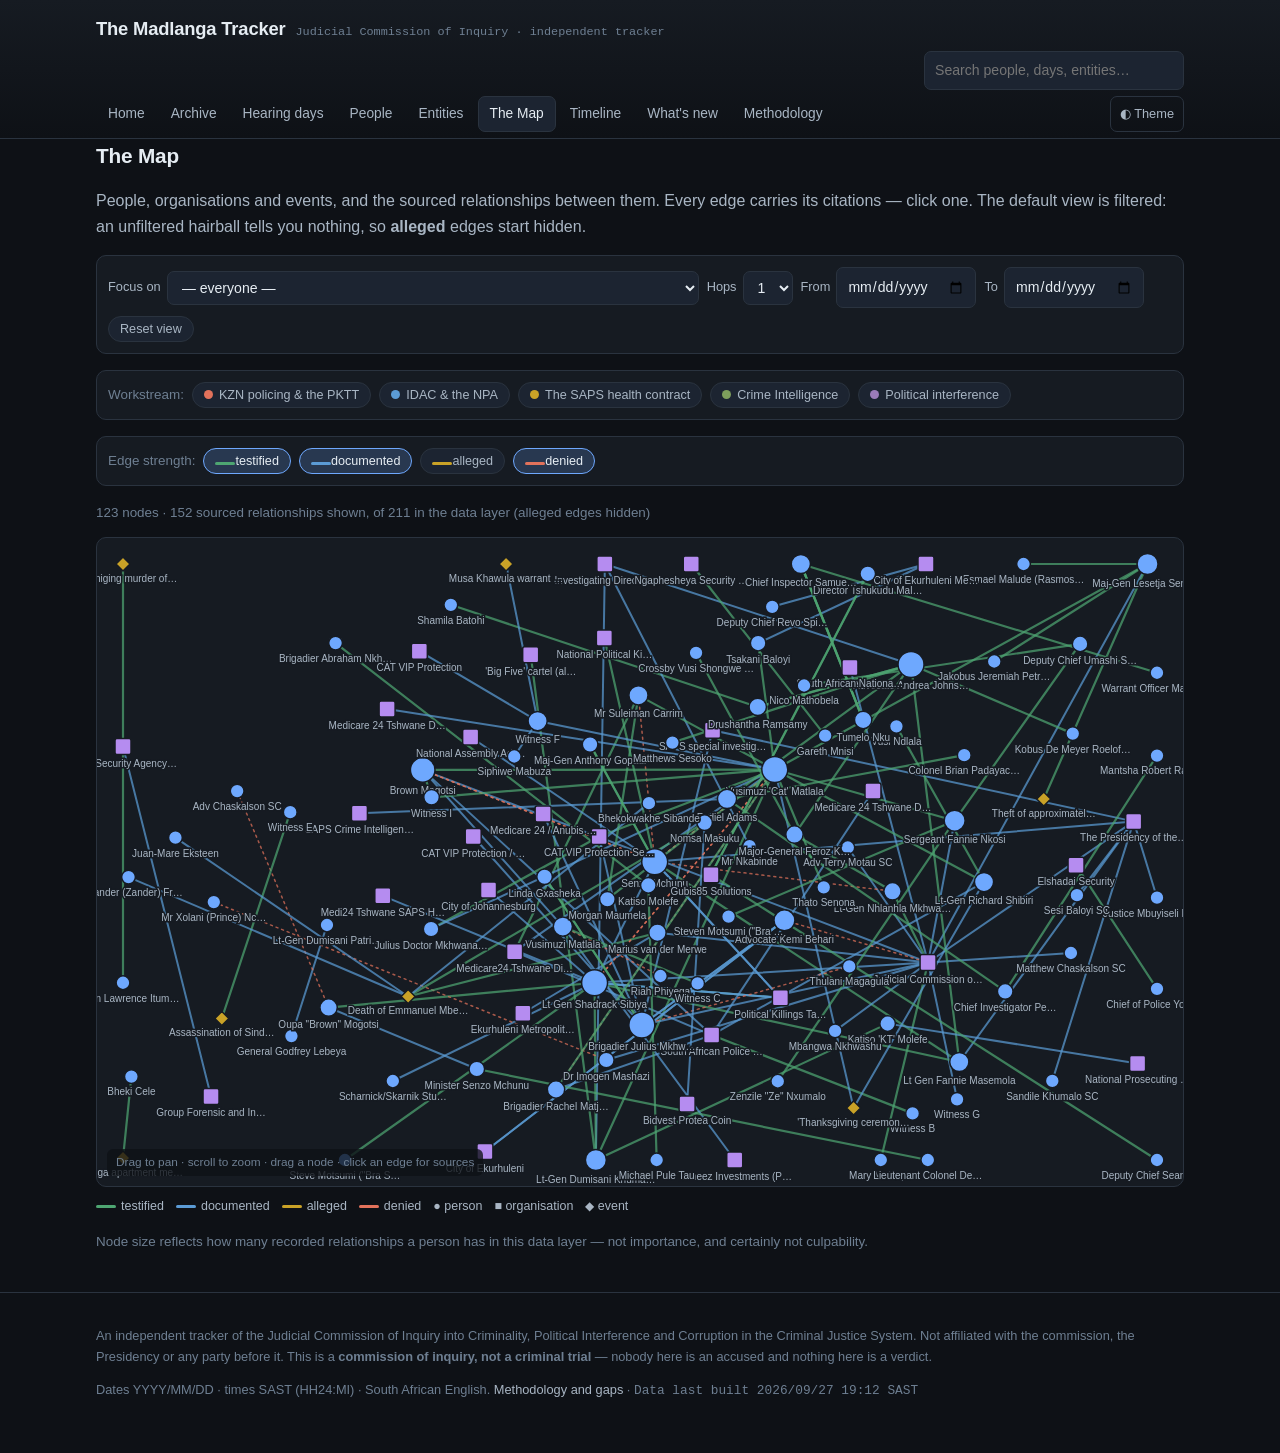
<file: map.html>
<!doctype html>
<html lang="en-ZA" data-theme="dark">
<head>
<meta charset="utf-8">
<meta name="viewport" content="width=device-width, initial-scale=1">
<title>The Map · The Madlanga Tracker</title>
<meta name="description" content="Interactive force-directed map of people, organisations and events.">
<meta name="colour-scheme" content="dark light">
<meta name="color-scheme" content="dark light">
<link rel="stylesheet" href="assets/css/app.css">
<link rel="icon" href="data:image/svg+xml,<svg xmlns='http://www.w3.org/2000/svg' viewBox='0 0 32 32'><rect width='32' height='32' rx='6' fill='%230e1116'/><text x='16' y='23' font-size='19' font-family='monospace' text-anchor='middle' fill='%236ea8fe'>M</text></svg>">
</head>
<body>
<main class="wrap" id="main">
<h2 style="margin-top:0">The Map</h2>
<p class="lead">People, organisations and events, and the sourced relationships between them.
Every edge carries its citations — click one. The default view is filtered: an unfiltered hairball
tells you nothing, so <strong>alleged</strong> edges start hidden.</p>

<div class="controls">
  <label class="ctl">Focus on
    <select id="ego"><option value="">— everyone —</option></select>
  </label>
  <label class="ctl">Hops <select id="hops"><option value="1">1</option><option value="2">2</option></select></label>
  <label class="ctl">From <input type="date" id="from" title="Date filter uses your browser locale; the site displays YYYY/MM/DD"></label>
  <label class="ctl">To <input type="date" id="to"></label>
  <button class="chip" id="reset" type="button">Reset view</button>
</div>
<div class="controls" id="ws-filter"></div>
<div class="controls" id="strength-filter"></div>
<p class="small muted" id="count"></p>

<div id="graph-wrap"><svg id="graph"></svg>
  <div class="ghint">Drag to pan · scroll to zoom · drag a node · click an edge for sources</div>
  <div class="gpanel" id="panel"></div></div>
<div class="legend" id="legend"></div>
<p class="small muted" style="margin-top:14px">Node size reflects how many recorded relationships a person has in
this data layer — not importance, and certainly not culpability.</p>
</main>
<script src="assets/js/core.js"></script>
<script src="assets/js/graph.js"></script>
<script>
MT.chrome();

let META, PEOPLE, ORGS, EVENTS, EDGES, G;
let SHOW = new Set(['testified', 'documented', 'denied']);   // 'alleged' off by default
let WS = new Set();
const LABEL = {}, KIND = {}, WSOF = {};

function build() {
  const ego = document.getElementById('ego').value;
  const hops = +document.getElementById('hops').value;
  const f = document.getElementById('from').value.replace(/-/g, '/');
  const t = document.getElementById('to').value.replace(/-/g, '/');

  let edges = EDGES.filter(e => SHOW.has(e.strength));
  if (f) edges = edges.filter(e => !e.date || e.date >= f);
  if (t) edges = edges.filter(e => !e.date || e.date <= t);
  if (WS.size) edges = edges.filter(e => WS.has(WSOF[e.from]) || WS.has(WSOF[e.to]));

  let ids;
  if (ego) {
    ids = new Set([ego]);
    for (let i = 0; i < hops; i++) {
      const add = [];
      edges.forEach(e => { if (ids.has(e.from)) add.push(e.to); if (ids.has(e.to)) add.push(e.from); });
      add.forEach(x => ids.add(x));
    }
    edges = edges.filter(e => ids.has(e.from) && ids.has(e.to));
  } else {
    ids = new Set(); edges.forEach(e => { ids.add(e.from); ids.add(e.to); });
  }

  const COL = { person: '#6ea8fe', org: '#b58cf0', event: '#c9a227' };
  const nodes = [...ids].filter(x => LABEL[x]).map(x => ({
    id: x, label: LABEL[x], kind: KIND[x],
    colour: x === ego ? '#e2725b' : (COL[KIND[x]] || COL.person) }));

  const r = G.set(nodes, edges);
  document.getElementById('count').textContent =
    r.nodes + ' nodes · ' + r.links + ' sourced relationships shown, of ' + EDGES.length + ' in the data layer' +
    (SHOW.has('alleged') ? '' : ' (alleged edges hidden)');
}

(async () => {
  [META, PEOPLE, ORGS, EVENTS, EDGES] = await MT.all('meta','people','orgs','events','edges');
  PEOPLE.forEach(x => { LABEL[x.id] = x.name; KIND[x.id] = 'person'; });
  ORGS.forEach(x => { LABEL[x.id] = x.name; KIND[x.id] = 'org'; });
  EVENTS.forEach(x => { LABEL[x.id] = x.title; KIND[x.id] = 'event'; });

  // crude workstream attribution: a node belongs to the workstreams of the days it appears on
  const days = await MT.data('days');
  days.forEach(d => d.witnesses.forEach(w => { WSOF[w.person_id] = d.workstream; }));

  const sel = document.getElementById('ego');
  PEOPLE.slice().sort((a,b) => a.name.localeCompare(b.name))
    .forEach(p => sel.insertAdjacentHTML('beforeend', `<option value="${MT.esc(p.id)}">${MT.esc(p.name)}</option>`));

  document.getElementById('ws-filter').innerHTML = '<span class="small muted">Workstream:</span>' +
    META.workstreams.map(w => `<button class="chip" data-ws="${w.id}" aria-pressed="false"><span class="ws-dot" style="background:${w.colour}"></span>${MT.esc(w.label)}</button>`).join('');

  const panel = document.getElementById('panel');
  G = ForceGraph(document.getElementById('graph'), {
    charge: -820,
    onLink: (l, s, t) => {
      panel.classList.add('on');
      panel.innerHTML = `<button class="x" type="button">×</button>
        <p style="margin:0 0 6px"><strong>${MT.esc(s.label)}</strong> → <strong>${MT.esc(t.label)}</strong></p>
        <p class="small">${MT.esc(l.type || '')}
          <span class="badge lbl-${l.strength === 'testified' ? 'EVIDENCE' : 'REPORTING'}">${MT.esc(l.strength)}</span>
          ${l.date ? '<span class="mono muted"> ' + MT.esc(l.date) + '</span>' : ''}</p>
        ${MT.sourceList(l.sources)}`;
      panel.querySelector('.x').onclick = () => panel.classList.remove('on');
    },
    onNode: (n) => {
      // Full relationship list for this node, independent of whatever the current
      // filters happen to show in the graph itself — the popup answers "how is this
      // person/entity linked to everyone else", not just what's on screen right now.
      const rel = EDGES.filter(e => e.from === n.id || e.to === n.id);
      const links = rel.map(e => {
        const otherId = e.from === n.id ? e.to : e.from;
        return { id: otherId, label: LABEL[otherId], kind: KIND[otherId],
                 type: e.type, strength: e.strength, date: e.date };
      }).filter(l => l.label);
      links.sort((a, b) => (a.label || '').localeCompare(b.label || ''));

      const person = n.kind === 'person' ? PEOPLE.find(p => p.id === n.id) : null;
      const rec = n.kind !== 'person' ? (ORGS.concat(EVENTS)).find(x => x.id === n.id) : null;
      const desc = person ? (person.status_reason || person.bio || '') : ((rec && rec.description) || '');

      panel.classList.add('on');
      panel.innerHTML = `
        <button class="x" type="button">×</button>
        <p style="margin:0 0 4px"><strong>${MT.esc(n.label)}</strong></p>
        ${person ? `<p style="margin:0 0 8px">${MT.statusPill(person.status)}</p>` : ''}
        <p class="small">${MT.esc(desc || 'No summary recorded yet.')}</p>
        ${person ? `<p class="small"><a href="person.html?id=${encodeURIComponent(n.id)}">View full profile →</a></p>` : ''}
        <p class="small muted" style="margin:10px 0 4px"><strong>Linked to (${links.length}):</strong></p>
        ${links.length ? `<ul class="tight small" style="max-height:220px;overflow-y:auto">${links.map(l => `<li>${
          l.kind === 'person' ? `<a href="person.html?id=${encodeURIComponent(l.id)}">${MT.esc(l.label)}</a>` : MT.esc(l.label)
        } <span class="muted">— ${MT.esc(l.type || '')}</span> <span class="badge lbl-${l.strength === 'testified' ? 'EVIDENCE' : 'REPORTING'}">${MT.esc(l.strength)}</span>${
          l.date ? ' <span class="mono muted">' + MT.esc(l.date) + '</span>' : ''}</li>`).join('')}</ul>`
          : '<p class="small muted">No recorded relationships yet.</p>'}
        ${person ? `<p class="small" style="margin-top:8px"><button class="chip" id="panel-focus" type="button">Focus map on this person</button></p>` : ''}
        ${!person ? MT.sourceList(rec ? rec.sources : []) : ''}`;
      panel.querySelector('.x').onclick = () => panel.classList.remove('on');
      const focusBtn = panel.querySelector('#panel-focus');
      if (focusBtn) focusBtn.onclick = () => { document.getElementById('ego').value = n.id; panel.classList.remove('on'); build(); };
    }
  });

  document.getElementById('strength-filter').innerHTML = '<span class="small muted">Edge strength:</span>' +
    META.edge_strengths.map(s => `<button class="chip" data-st="${s}" aria-pressed="${SHOW.has(s)}"><i class="swatch" style="background:${G.STRENGTH_STYLE[s].colour}"></i>${s}</button>`).join('');
  document.getElementById('strength-filter').addEventListener('click', ev => {
    const b = ev.target.closest('[data-st]'); if (!b) return;
    const on = b.getAttribute('aria-pressed') === 'true';
    b.setAttribute('aria-pressed', String(!on));
    on ? SHOW.delete(b.dataset.st) : SHOW.add(b.dataset.st);
    build();
  });
  document.getElementById('ws-filter').addEventListener('click', ev => {
    const b = ev.target.closest('[data-ws]'); if (!b) return;
    const on = b.getAttribute('aria-pressed') === 'true';
    b.setAttribute('aria-pressed', String(!on));
    on ? WS.delete(b.dataset.ws) : WS.add(b.dataset.ws);
    build();
  });
  ['ego','hops','from','to'].forEach(i => document.getElementById(i).addEventListener('input', build));
  document.getElementById('reset').addEventListener('click', () => G.reset());

  document.getElementById('legend').innerHTML = Object.entries(G.STRENGTH_STYLE).map(([k, v]) =>
    `<span><i class="swatch" style="background:${v.colour}"></i>${k}</span>`).join('') +
    '<span>● person</span><span>■ organisation</span><span>◆ event</span>';

  build();
})().catch(e => document.getElementById('count').textContent = 'Could not load the map: ' + e.message);

</script>
</body>
</html>
</file>
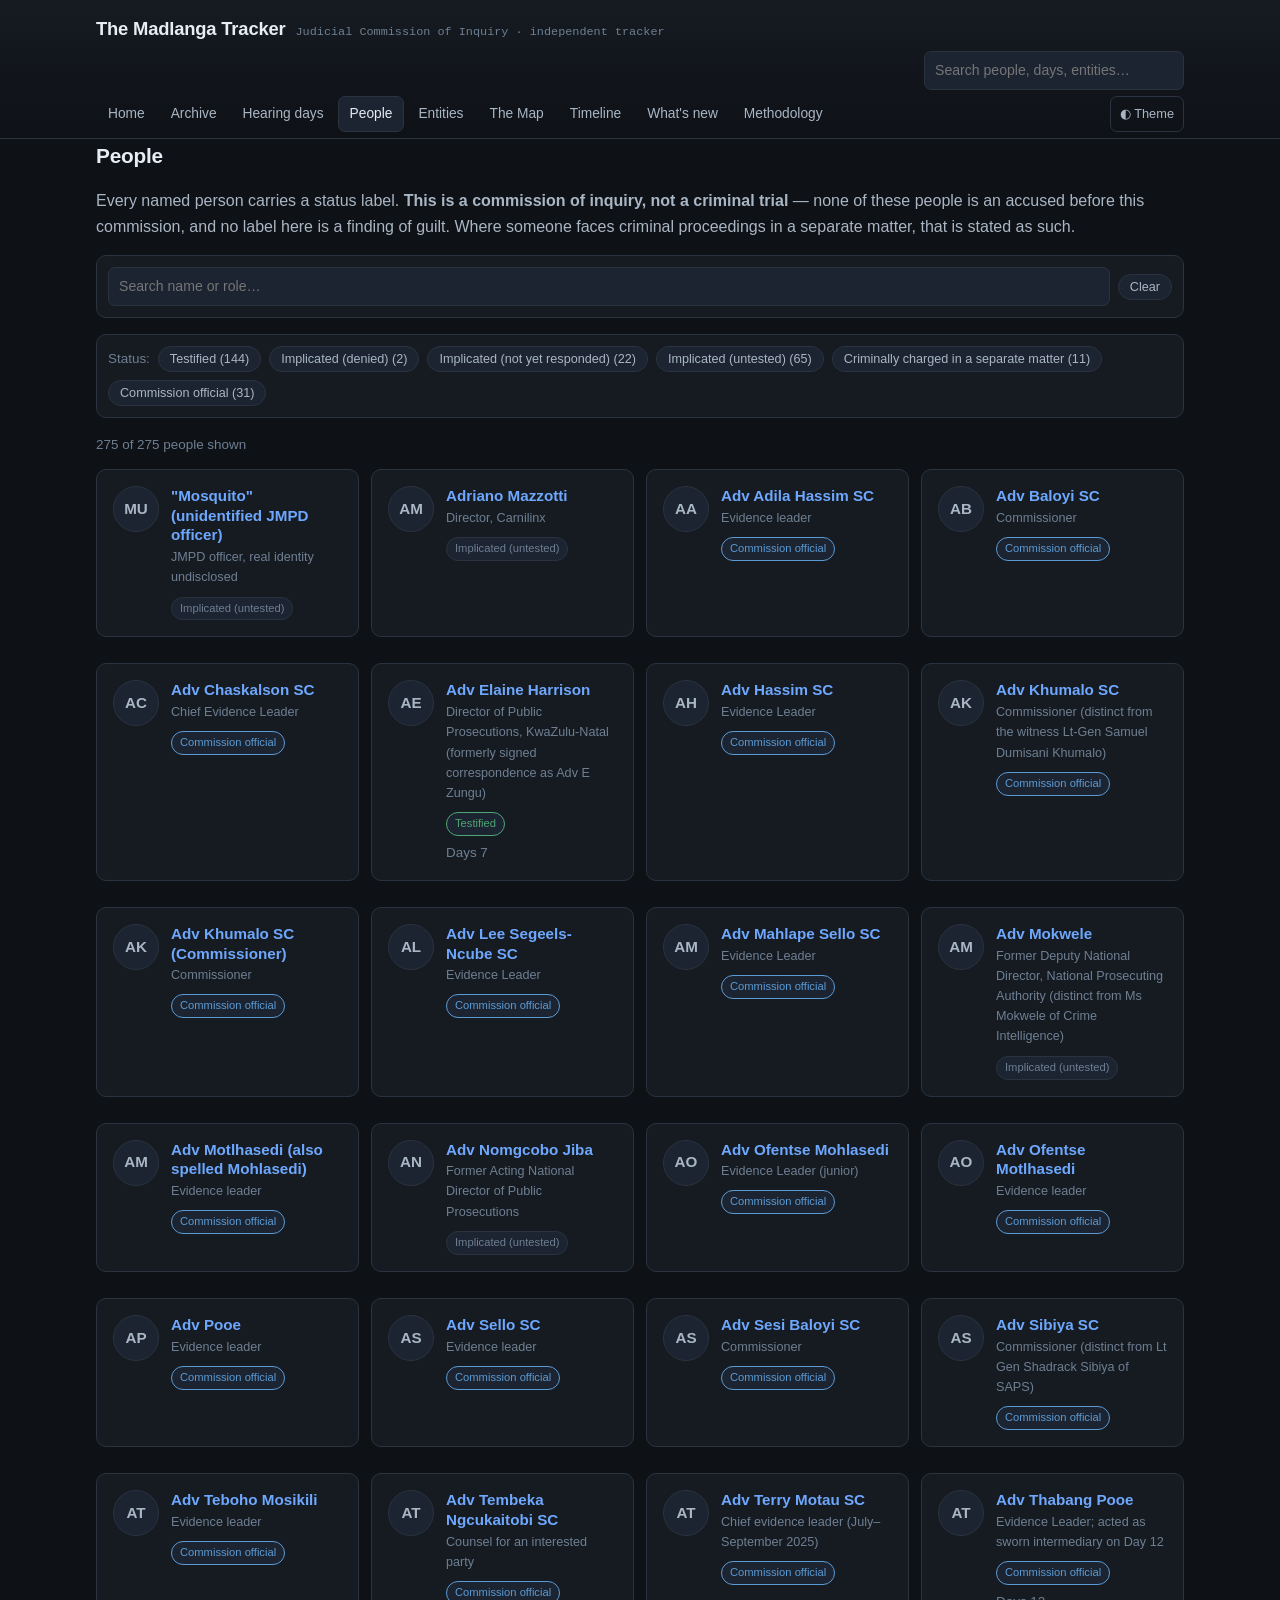
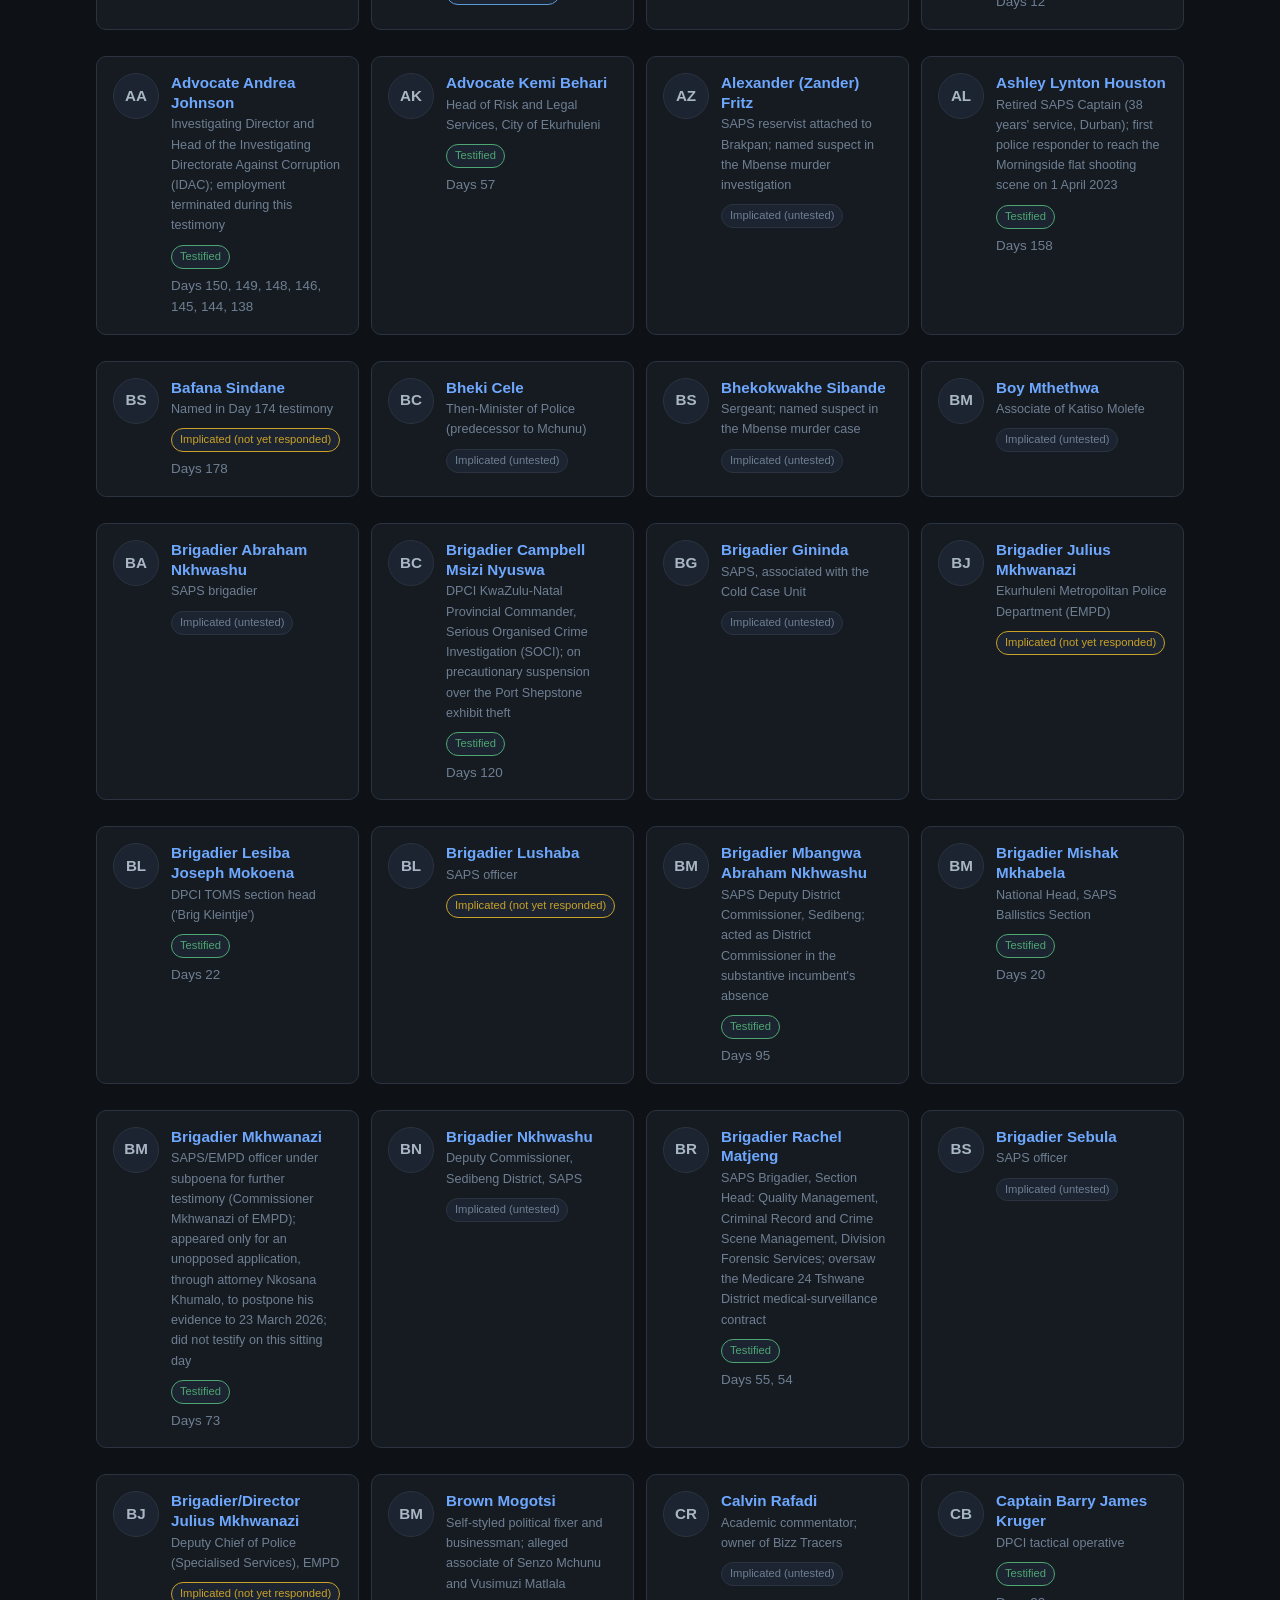
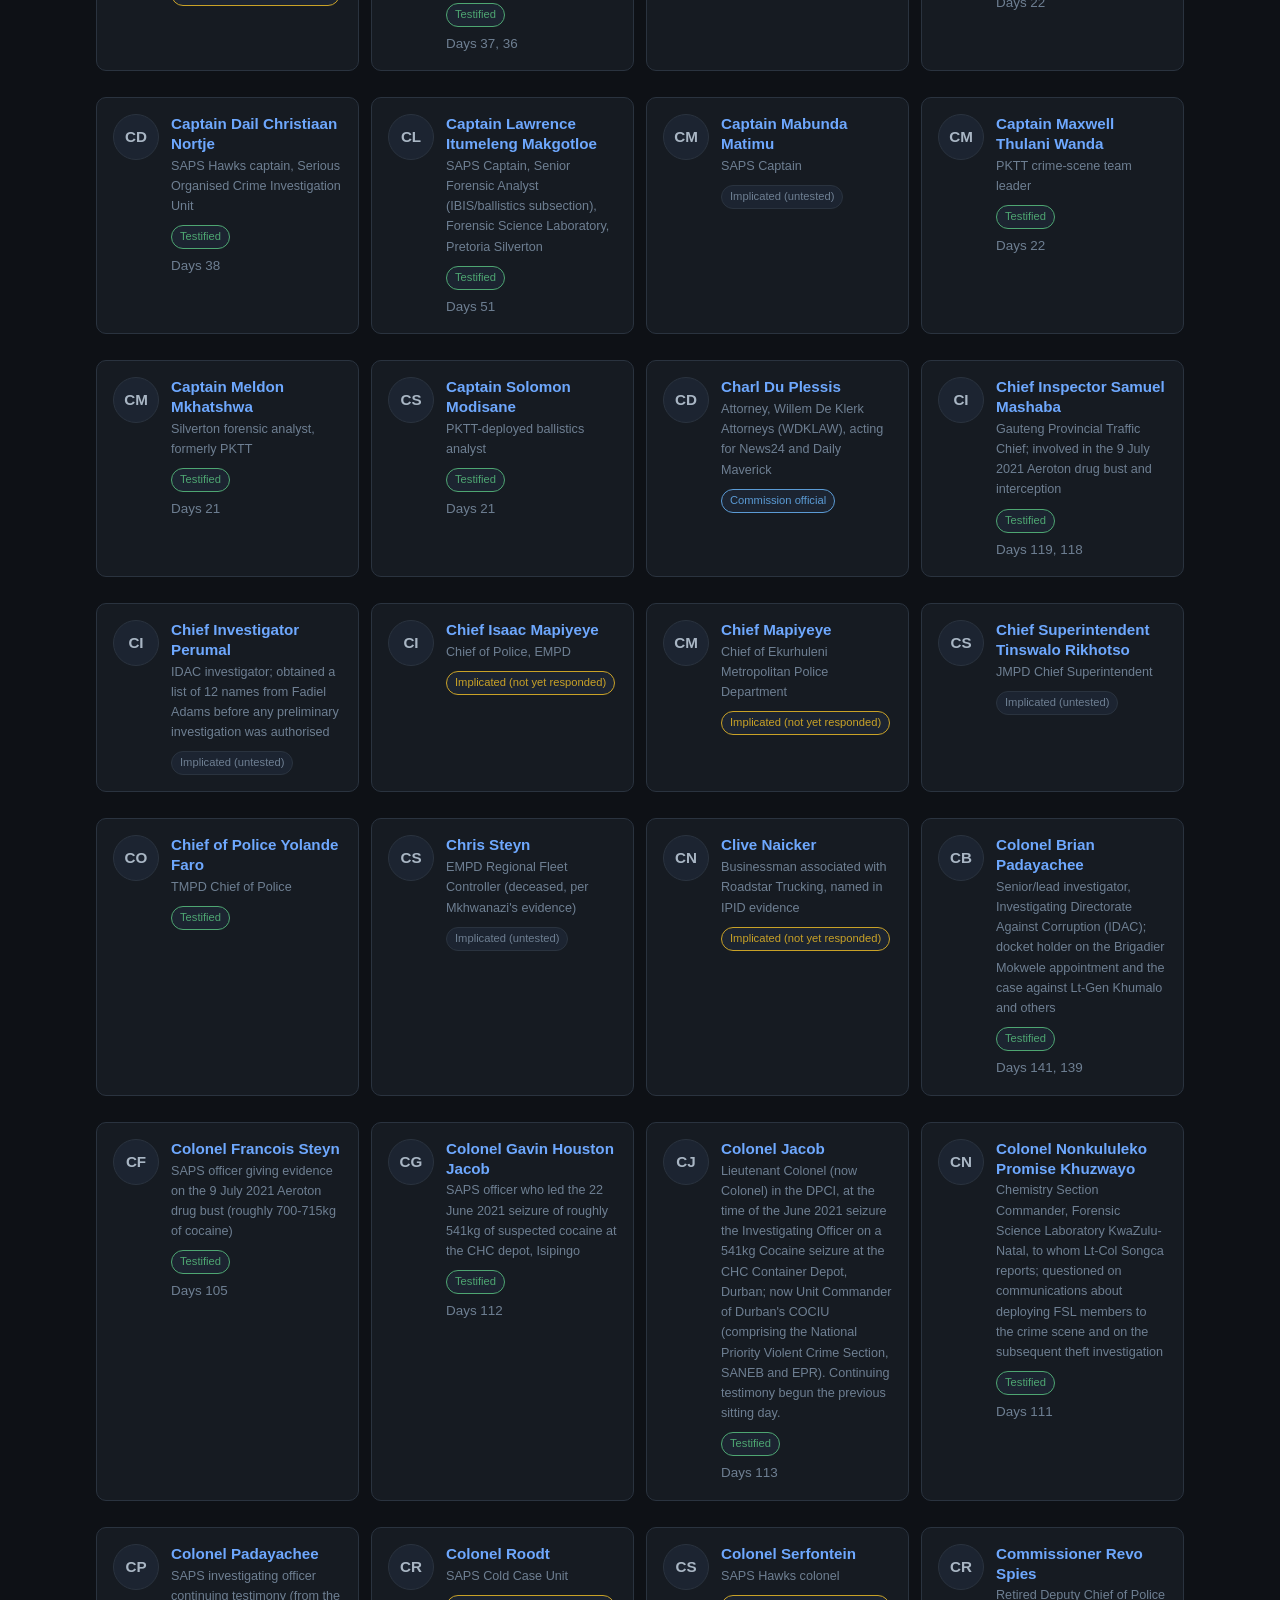
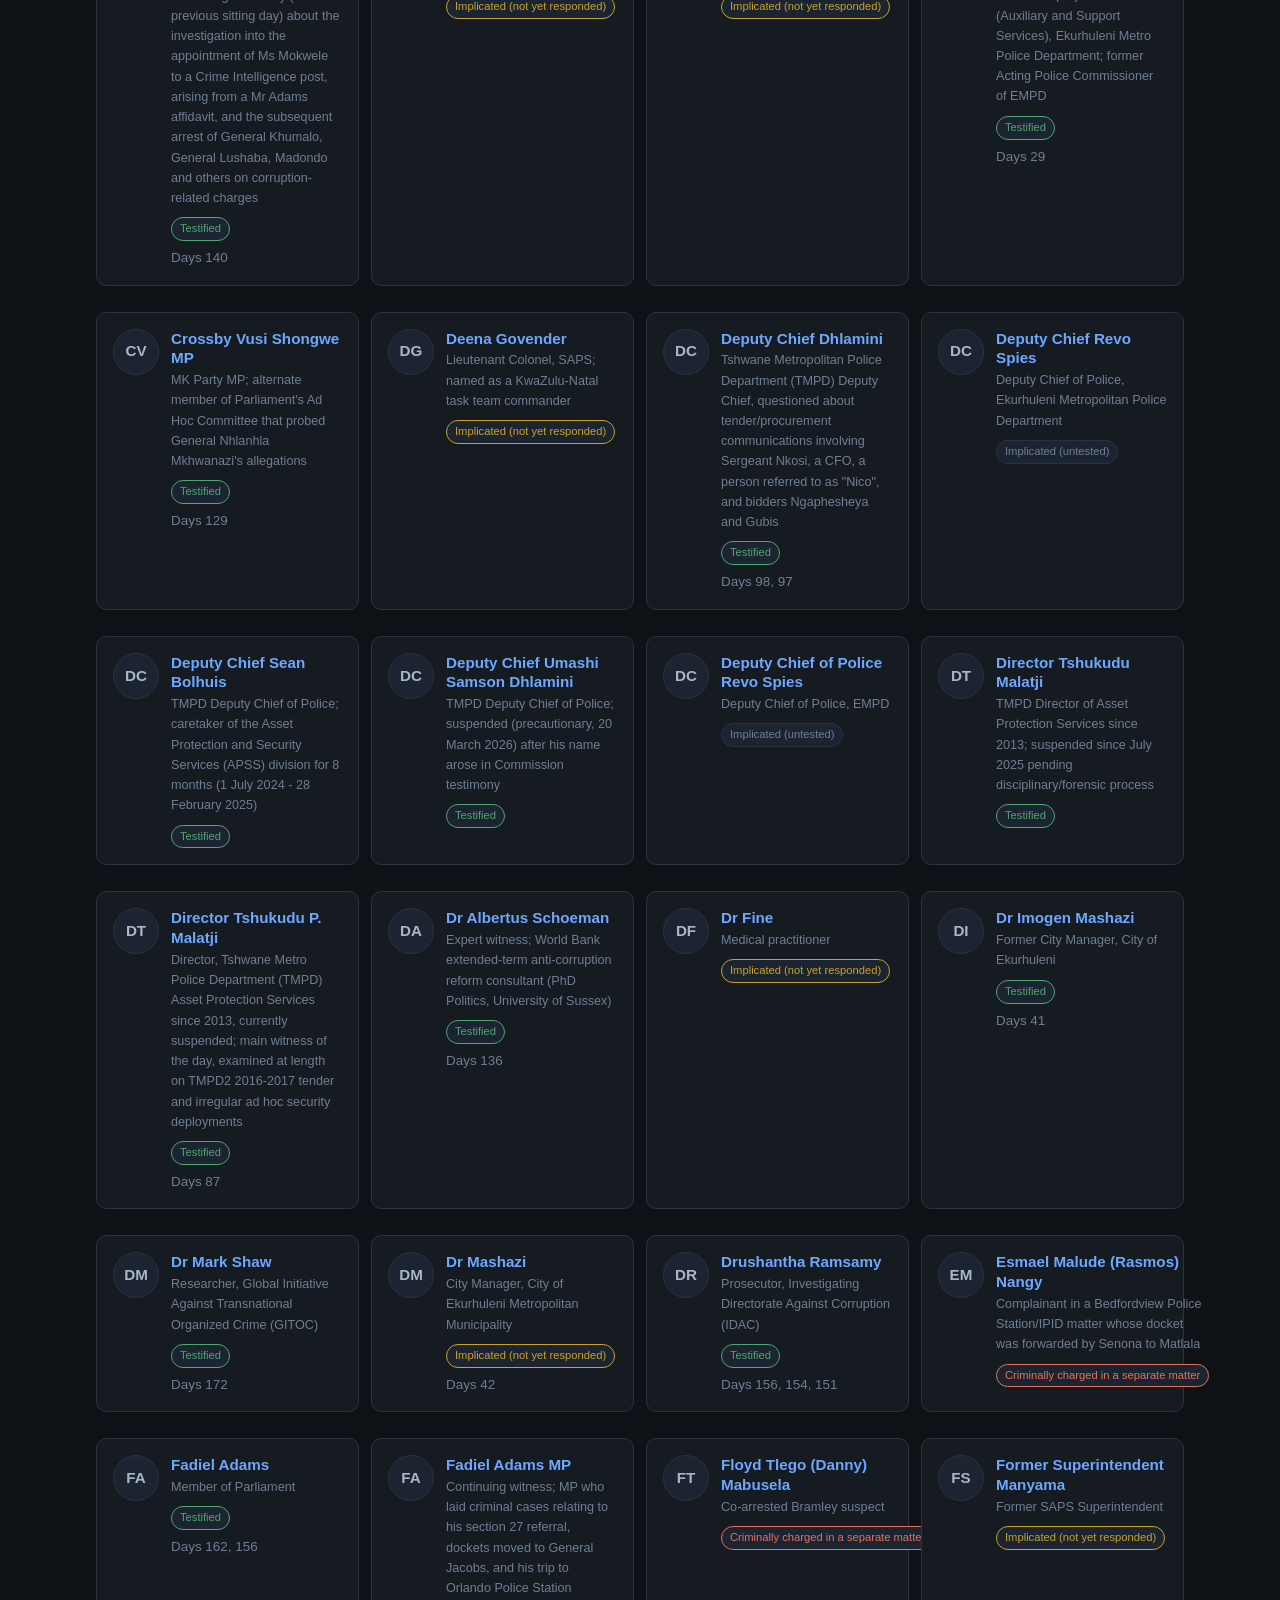
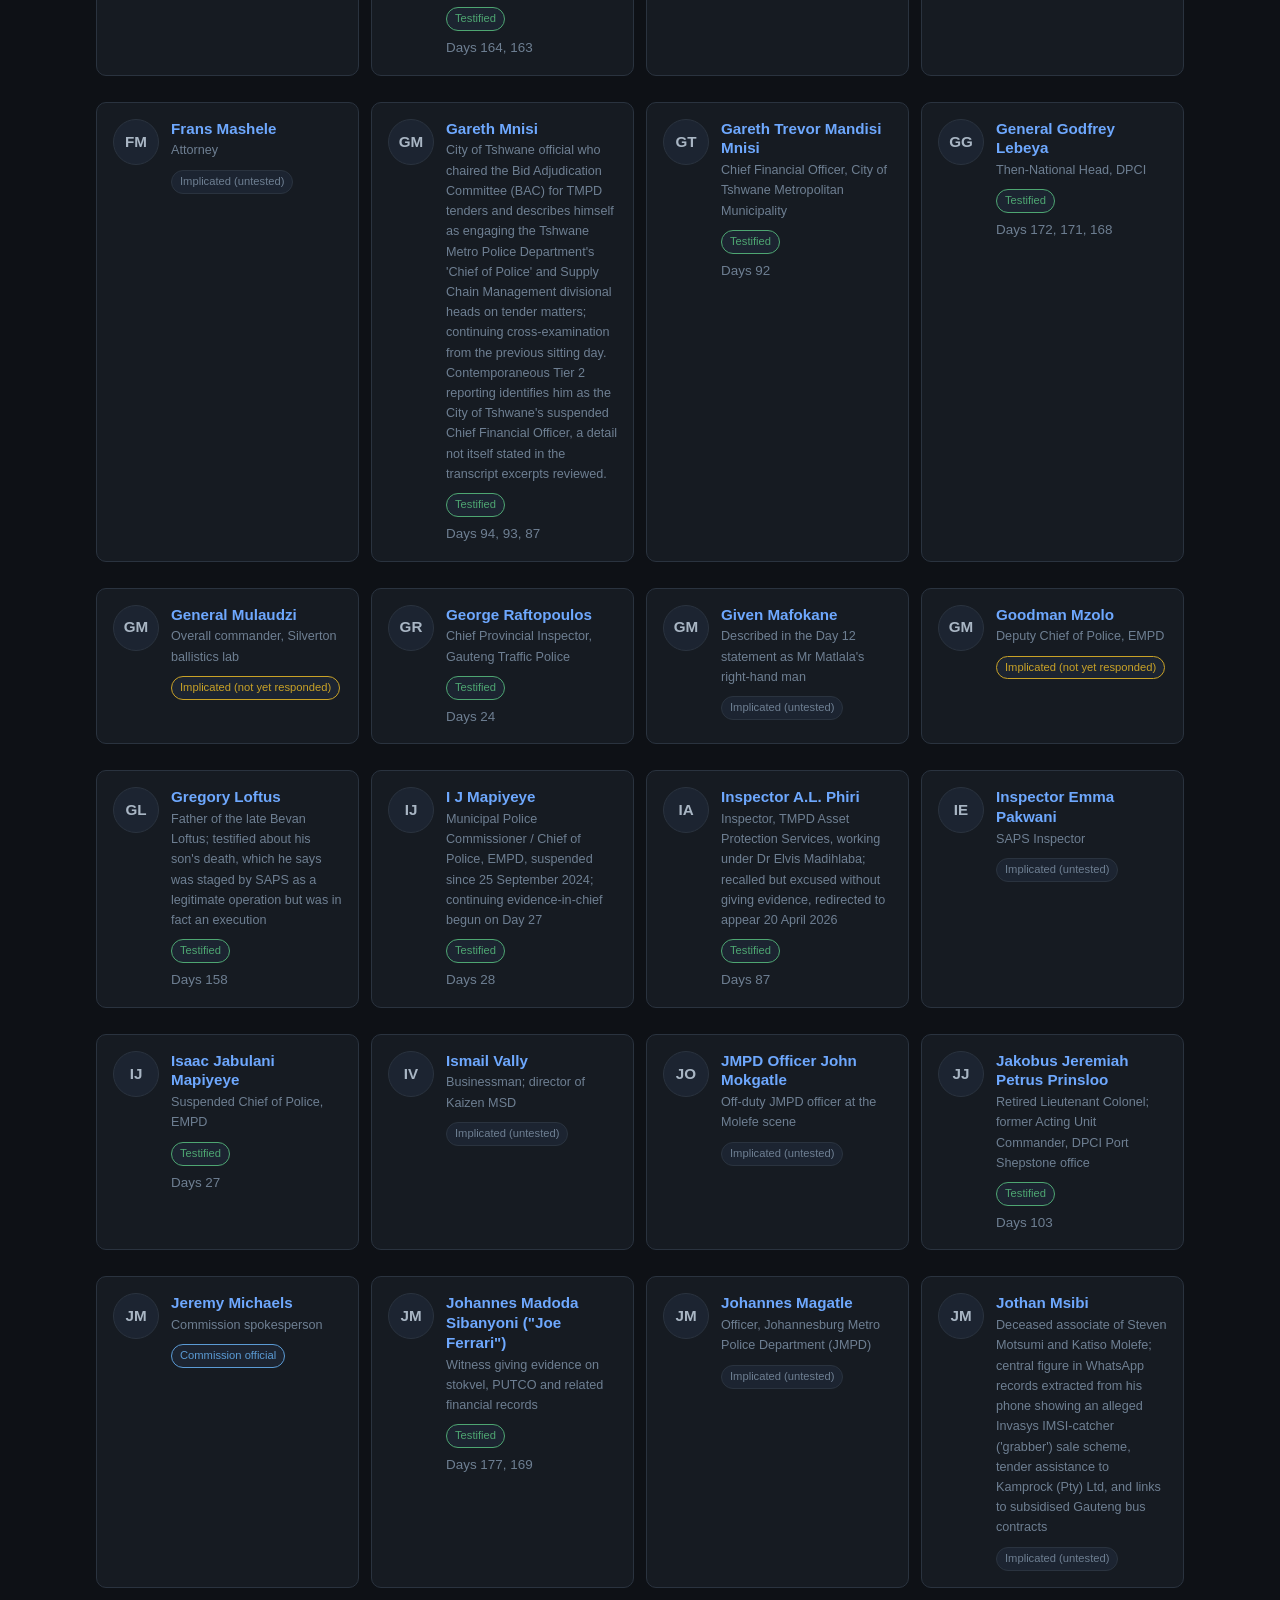
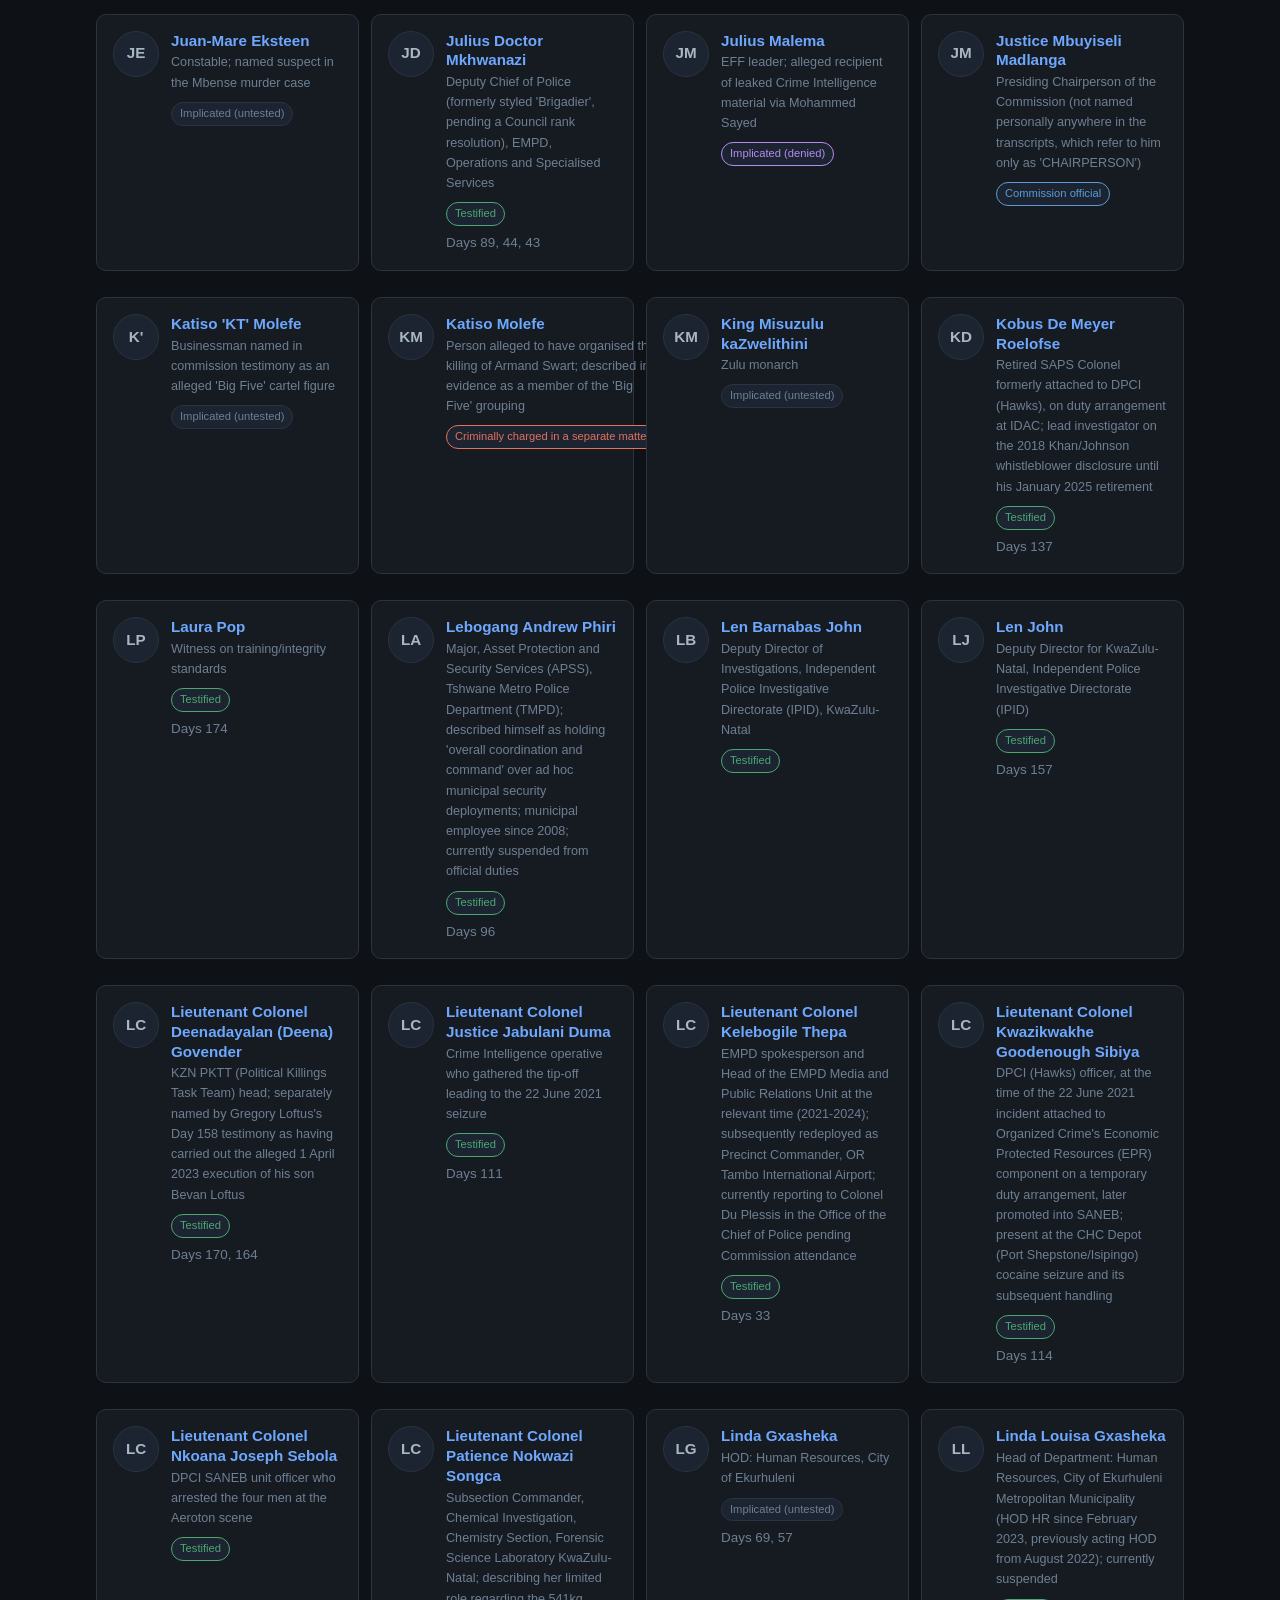
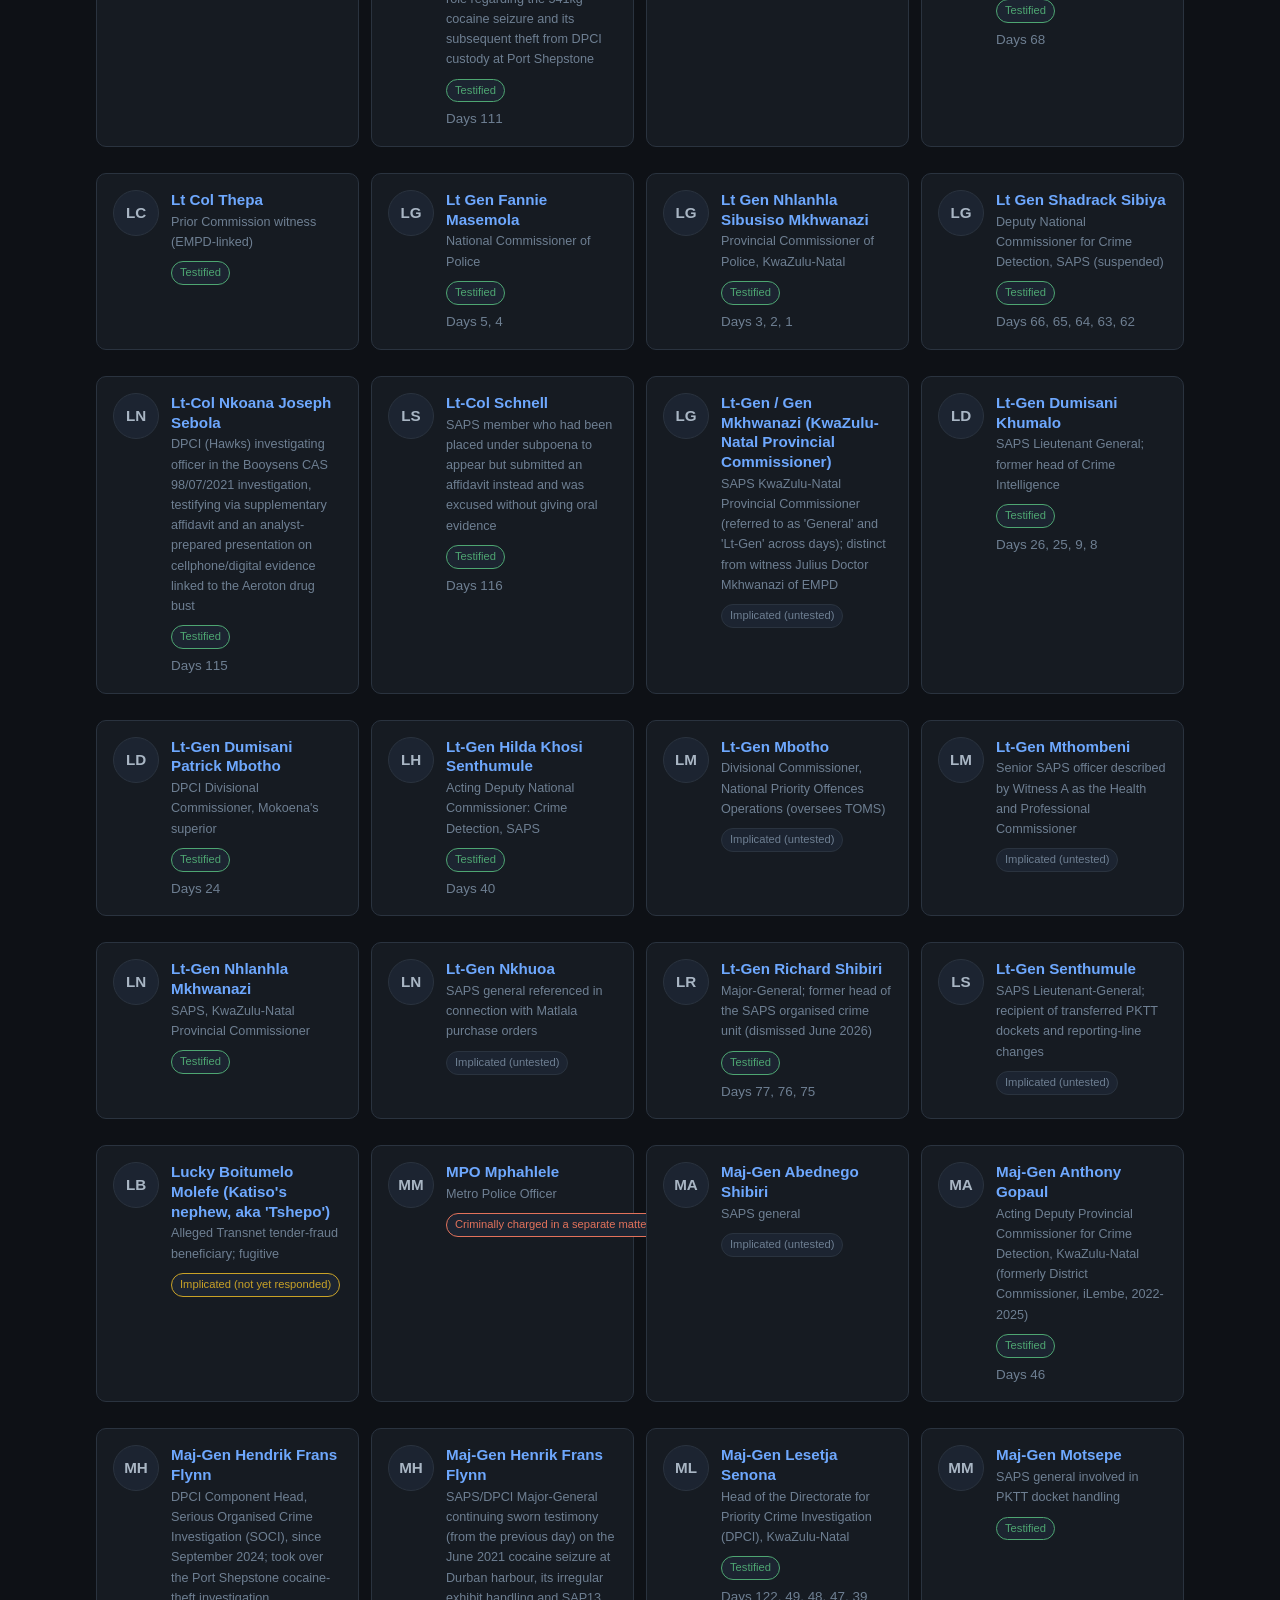
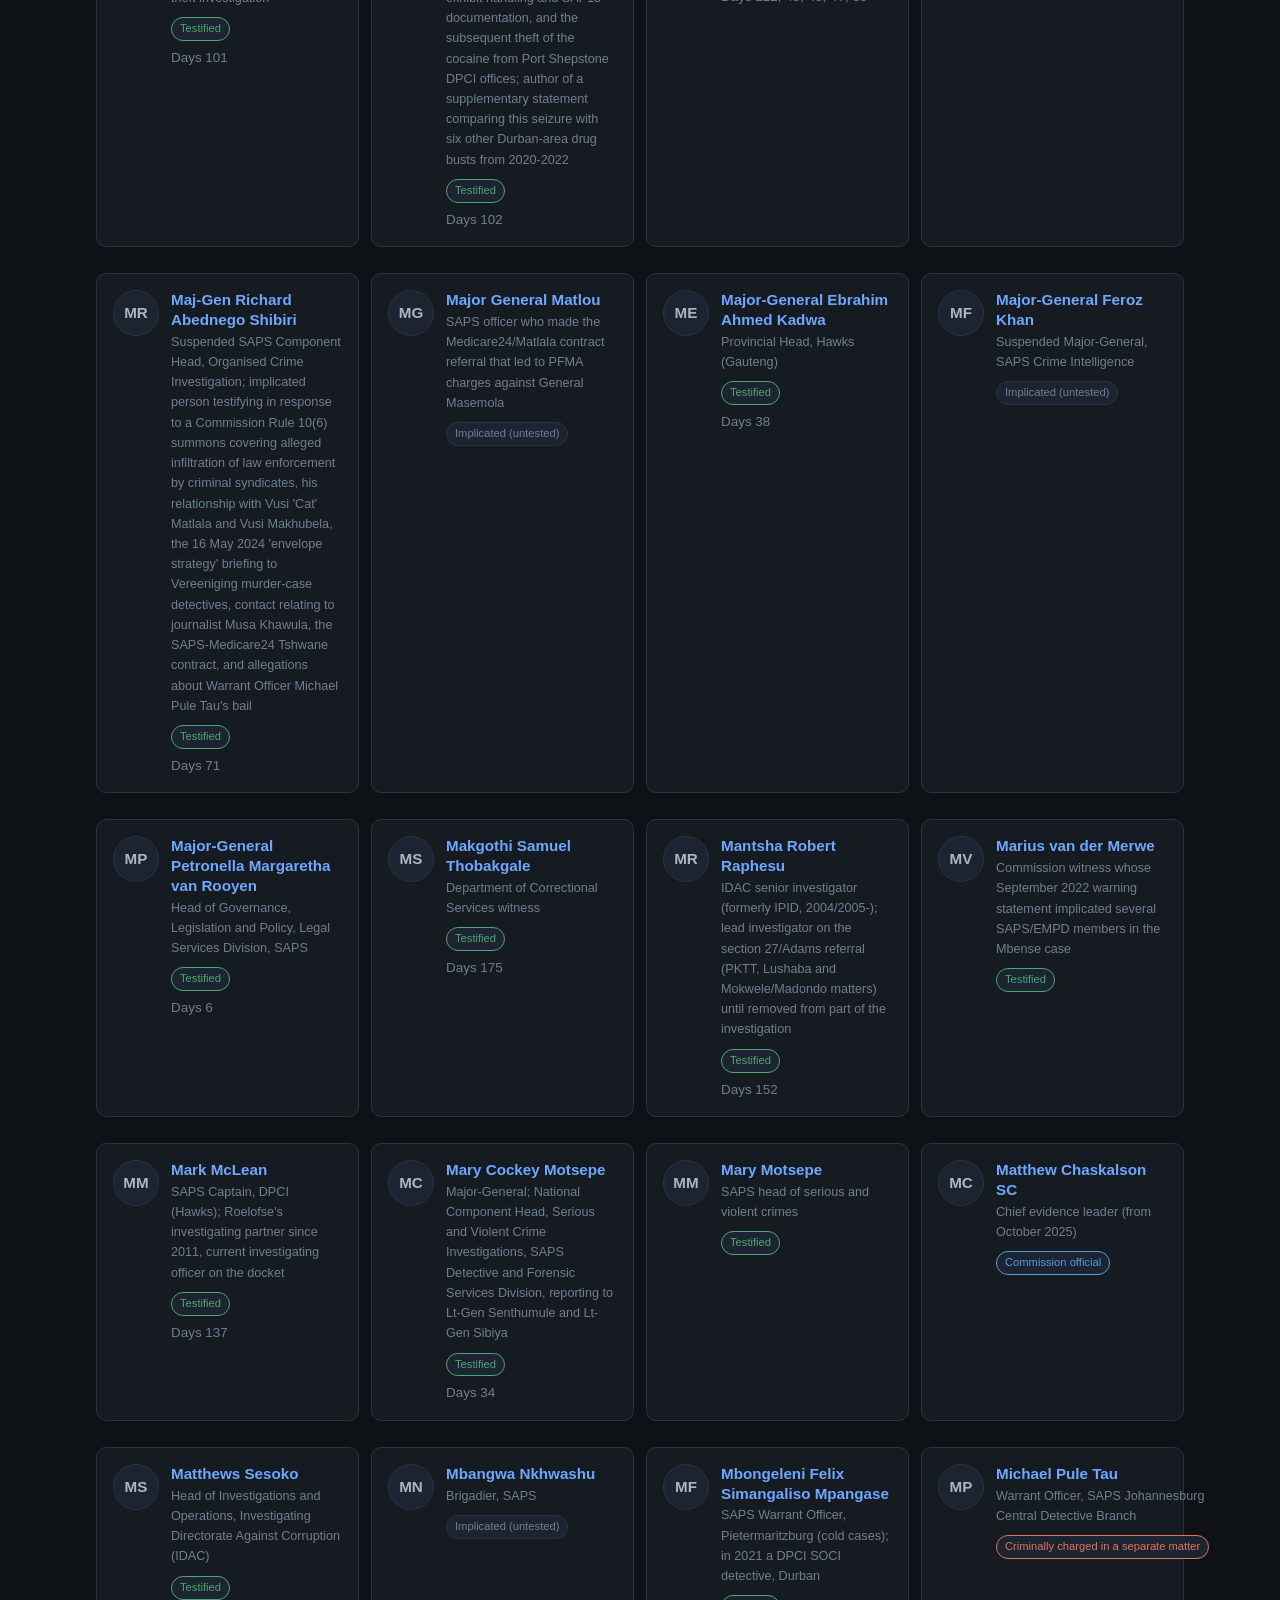
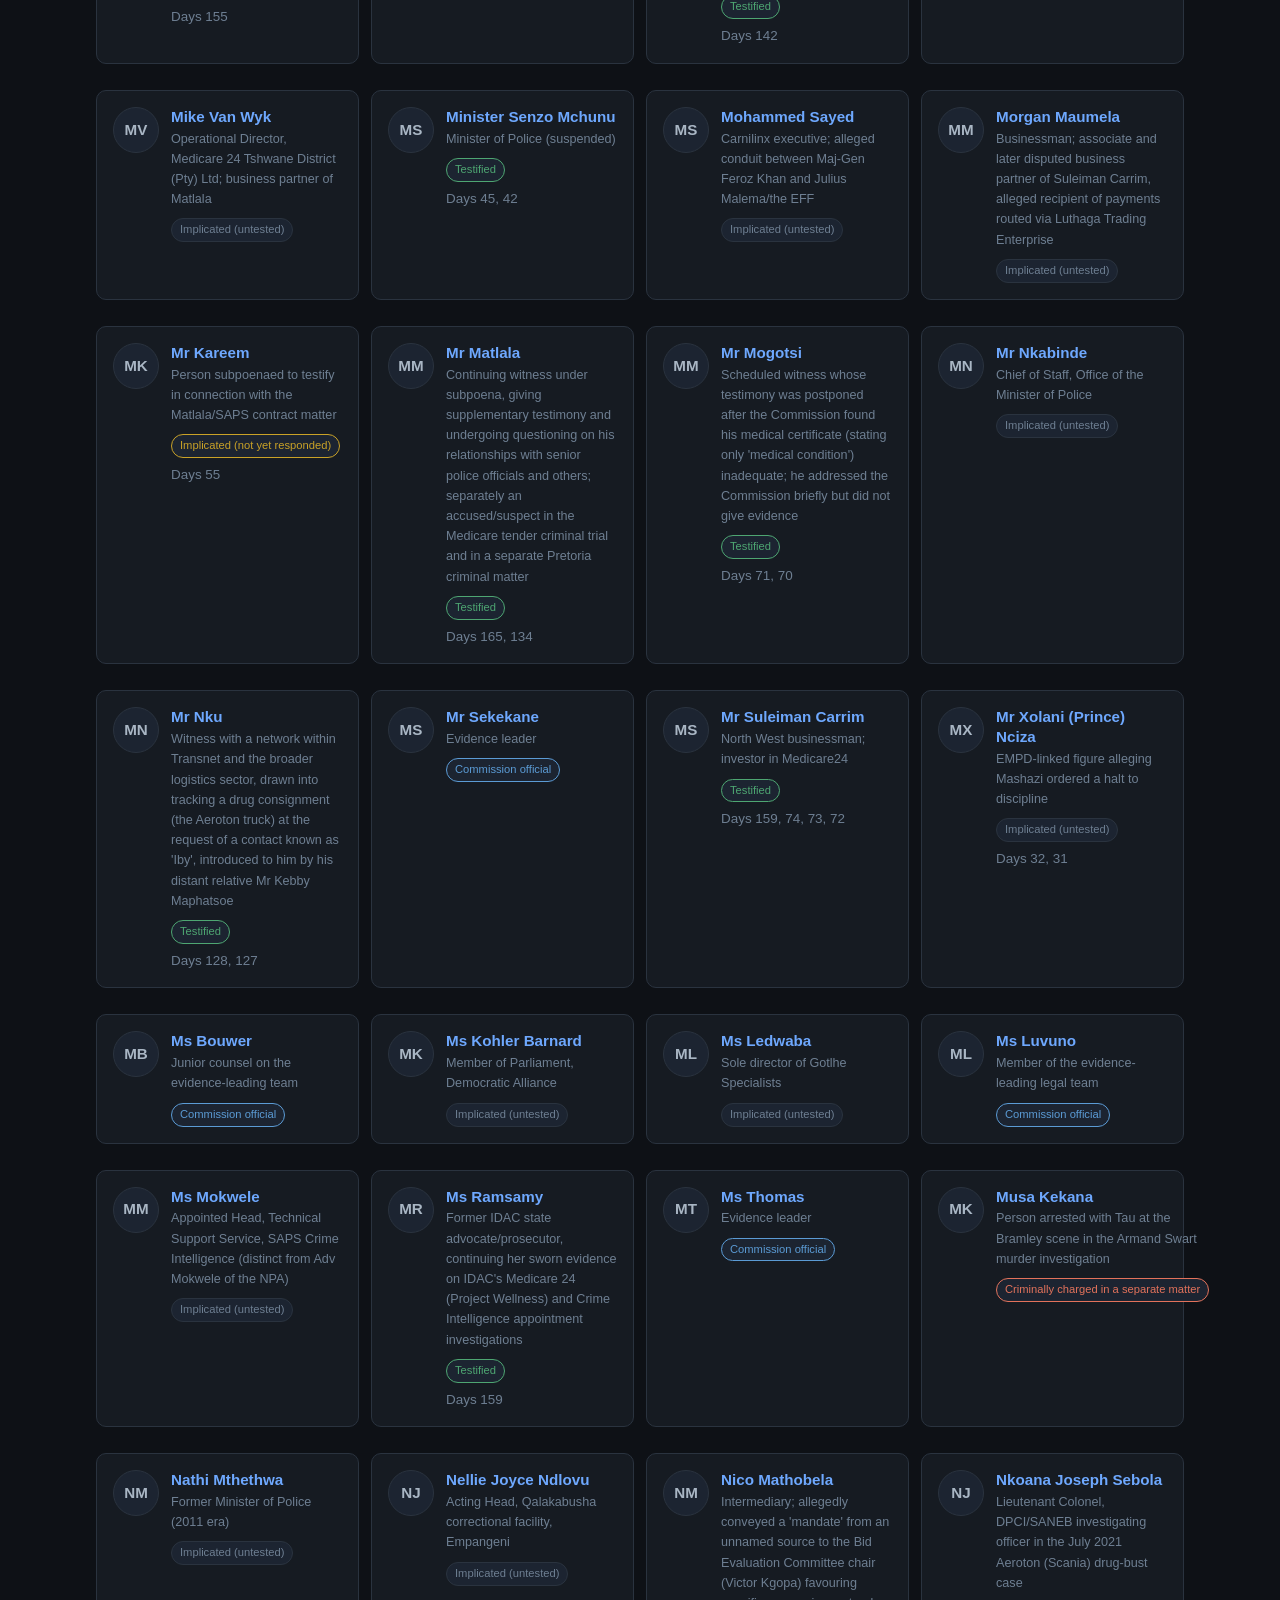
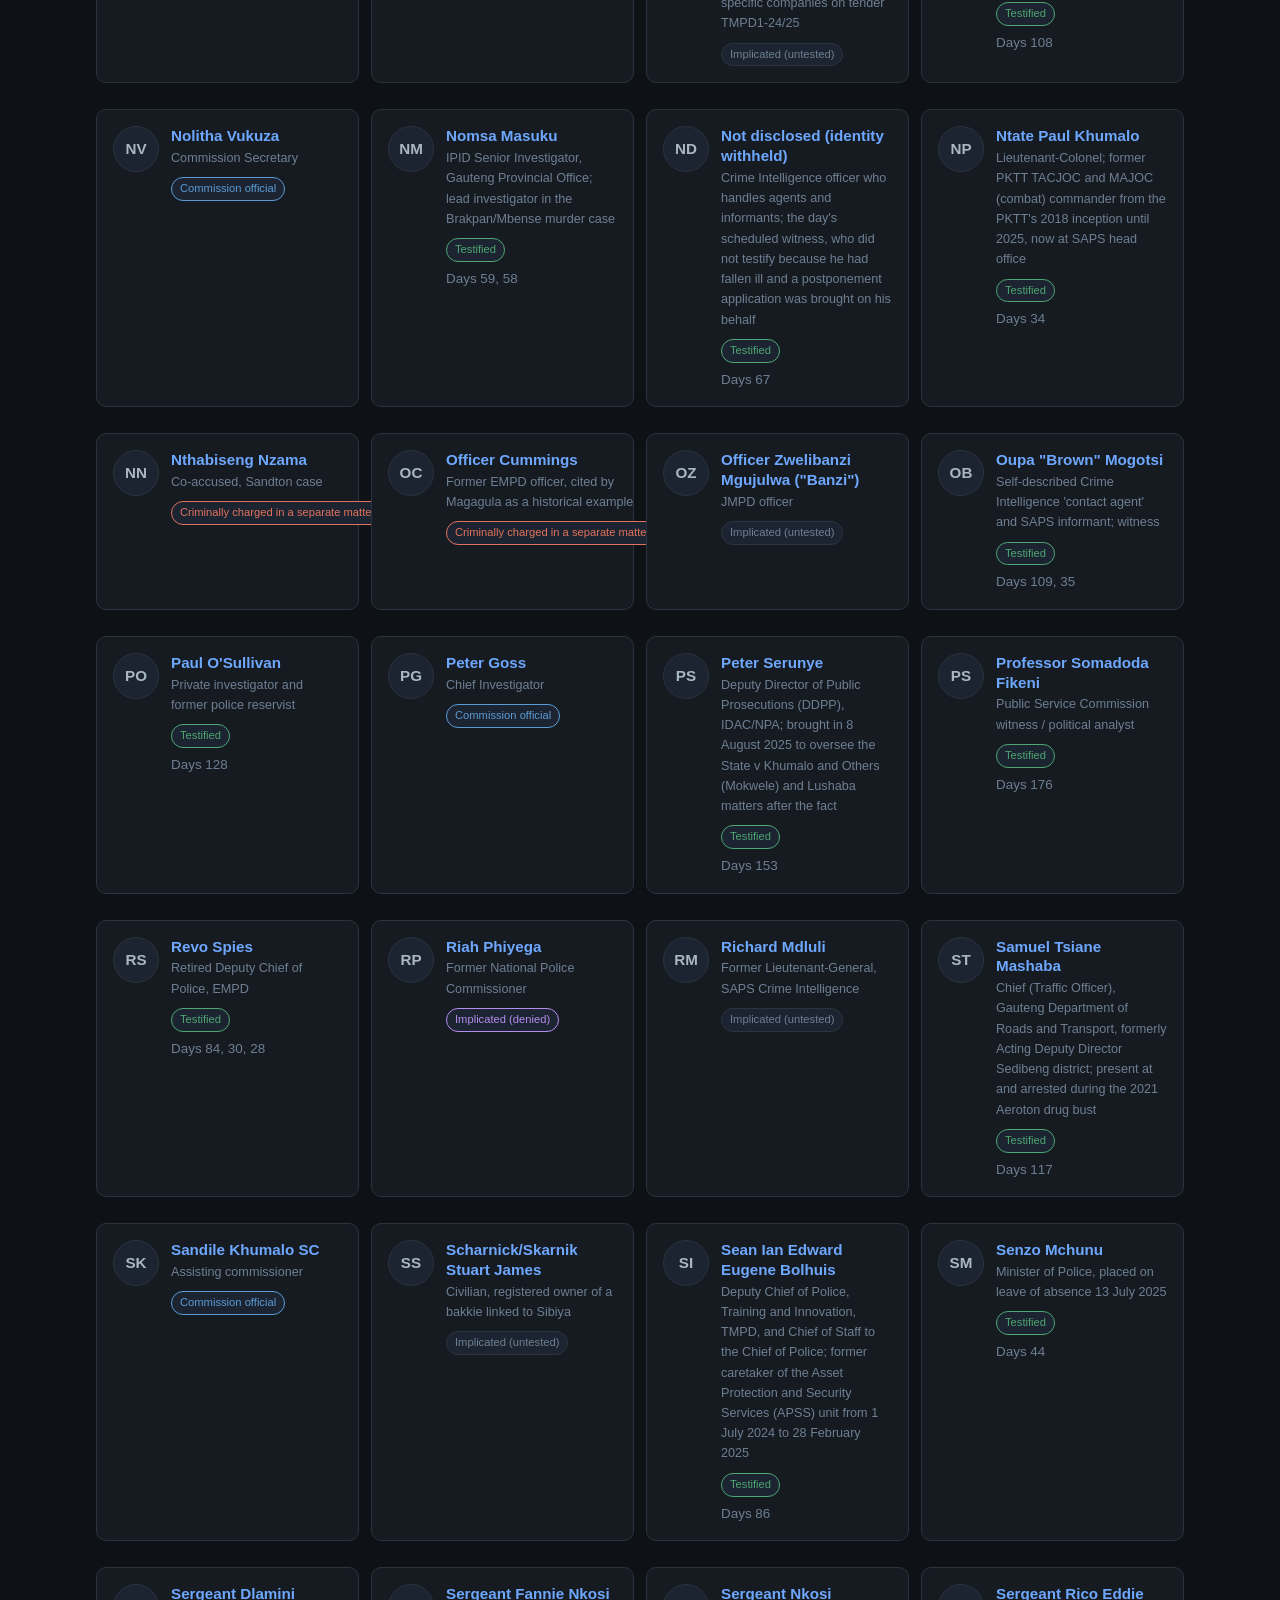
<file: people.html>
<!doctype html>
<html lang="en-ZA" data-theme="dark">
<head>
<meta charset="utf-8">
<meta name="viewport" content="width=device-width, initial-scale=1">
<title>People · The Madlanga Tracker</title>
<meta name="description" content="Everyone before the commission, with a visible status label.">
<meta name="colour-scheme" content="dark light">
<meta name="color-scheme" content="dark light">
<link rel="stylesheet" href="assets/css/app.css">
<link rel="icon" href="data:image/svg+xml,<svg xmlns='http://www.w3.org/2000/svg' viewBox='0 0 32 32'><rect width='32' height='32' rx='6' fill='%230e1116'/><text x='16' y='23' font-size='19' font-family='monospace' text-anchor='middle' fill='%236ea8fe'>M</text></svg>">
</head>
<body>
<main class="wrap" id="main">
<h2 style="margin-top:0">People</h2>
<p class="lead">Every named person carries a status label. <strong>This is a commission of inquiry, not a
criminal trial</strong> — none of these people is an accused before this commission, and no label here is a finding of
guilt. Where someone faces criminal proceedings in a separate matter, that is stated as such.</p>
<div class="controls">
  <input type="search" id="q" placeholder="Search name or role…" aria-label="Search people">
  <button class="chip" id="clear" type="button">Clear</button>
</div>
<div class="controls" id="st-filter"></div>
<p class="small muted" id="count"></p>
<div class="people-grid" id="grid"></div>
</main>
<script src="assets/js/core.js"></script>

<script>
MT.chrome();

let PEOPLE = [], ST = new Set();

function render() {
  const q = document.getElementById('q').value.trim().toLowerCase();
  const out = PEOPLE.filter(p => {
    if (ST.size && !ST.has(p.status)) return false;
    if (!q) return true;
    return (p.name + ' ' + (p.role || '') + ' ' + (p.bio || '')).toLowerCase().includes(q);
  });
  document.getElementById('count').textContent = out.length + ' of ' + PEOPLE.length + ' people shown';
  document.getElementById('grid').innerHTML = out.length ? out.map(p => `
    <a class="card pcard" href="person.html?id=${encodeURIComponent(p.id)}">
      ${MT.avatar(p)}
      <div>
        <div class="nm">${MT.esc(p.name)}</div>
        <div class="rl">${MT.esc(p.role || '')}</div>
        ${MT.statusPill(p.status)}
        ${p.linked_days.length ? `<div class="small muted" style="margin-top:6px">Days ${p.linked_days.join(', ')}</div>` : ''}
      </div>
    </a>`).join('') : '<p class="empty">Nobody matches those filters.</p>';
}

(async () => {
  const [meta, people] = await MT.all('meta', 'people');
  PEOPLE = people;
  const counts = {};
  people.forEach(p => counts[p.status] = (counts[p.status] || 0) + 1);
  document.getElementById('st-filter').innerHTML = '<span class="small muted">Status:</span>' +
    meta.status_labels.map(s => `<button class="chip" data-st="${MT.esc(s)}" aria-pressed="false">${MT.esc(s)} (${counts[s] || 0})</button>`).join('');
  document.getElementById('st-filter').addEventListener('click', ev => {
    const b = ev.target.closest('[data-st]'); if (!b) return;
    const on = b.getAttribute('aria-pressed') === 'true';
    b.setAttribute('aria-pressed', String(!on));
    on ? ST.delete(b.dataset.st) : ST.add(b.dataset.st);
    render();
  });
  document.getElementById('q').addEventListener('input', render);
  document.getElementById('clear').addEventListener('click', () => {
    document.getElementById('q').value = ''; ST.clear();
    document.querySelectorAll('[data-st]').forEach(b => b.setAttribute('aria-pressed', 'false'));
    render();
  });
  render();
})().catch(e => document.getElementById('grid').innerHTML = '<p class="empty">' + MT.esc(e.message) + '</p>');

</script>
</body>
</html>
</file>
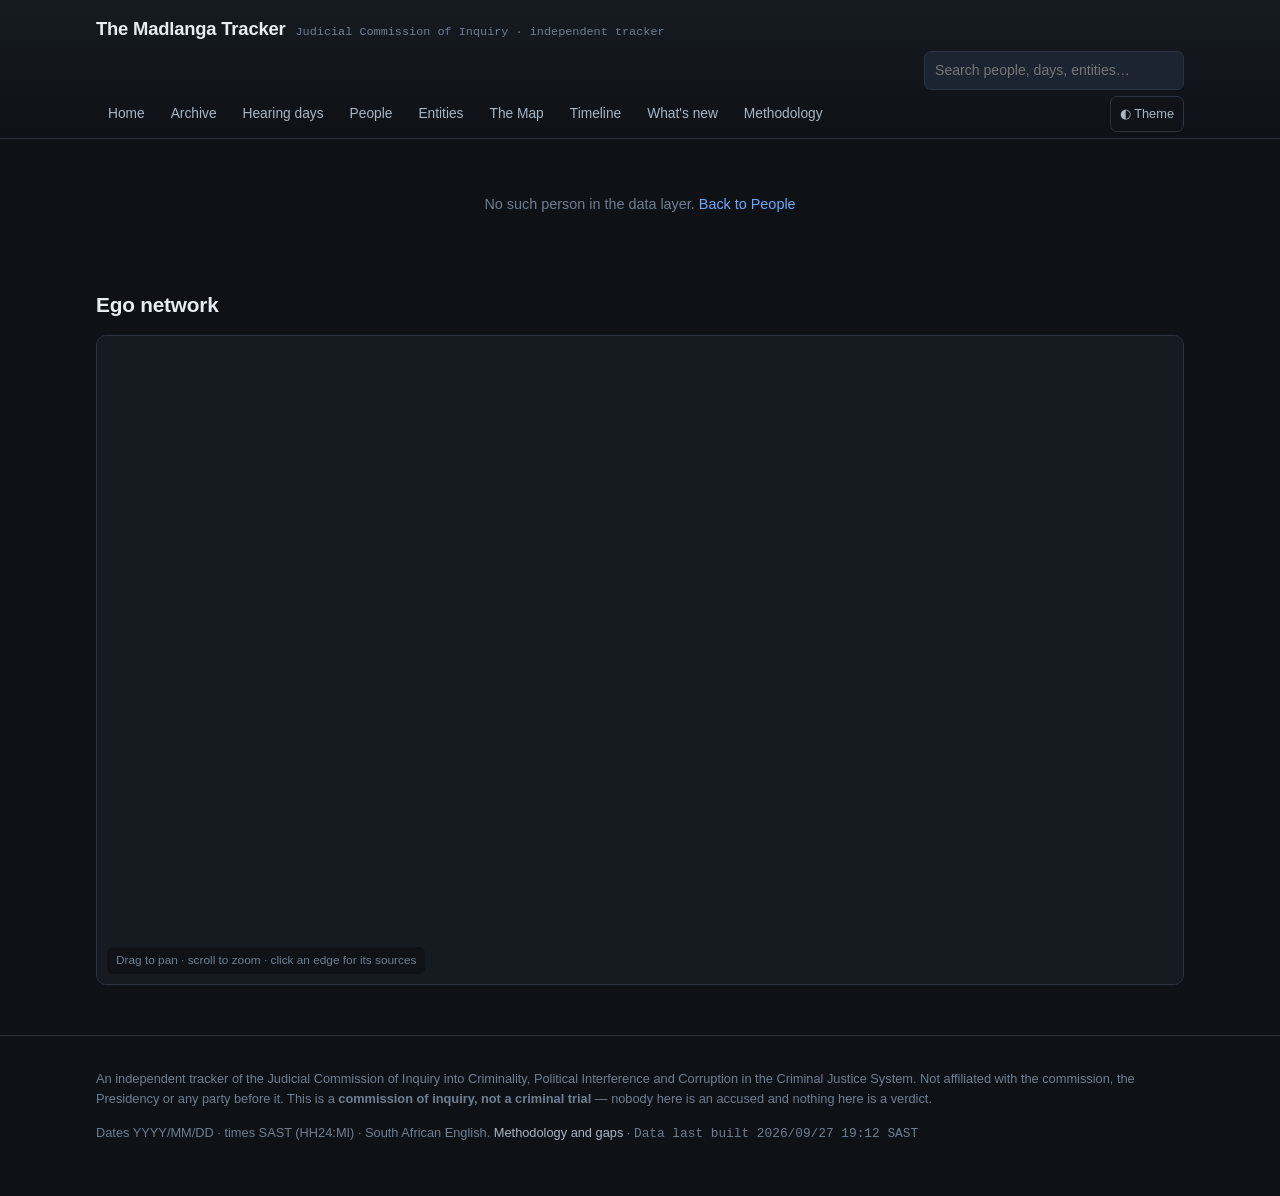
<file: person.html>
<!doctype html>
<html lang="en-ZA" data-theme="dark">
<head>
<meta charset="utf-8">
<meta name="viewport" content="width=device-width, initial-scale=1">
<title>Profile · The Madlanga Tracker</title>
<meta name="description" content="Profile and ego-network for one person before the commission.">
<meta name="colour-scheme" content="dark light">
<meta name="color-scheme" content="dark light">
<link rel="stylesheet" href="assets/css/app.css">
<link rel="icon" href="data:image/svg+xml,<svg xmlns='http://www.w3.org/2000/svg' viewBox='0 0 32 32'><rect width='32' height='32' rx='6' fill='%230e1116'/><text x='16' y='23' font-size='19' font-family='monospace' text-anchor='middle' fill='%236ea8fe'>M</text></svg>">
</head>
<body>
<main class="wrap" id="main">
<div id="profile"><p class="empty">Loading…</p></div>
<h2>Ego network</h2>
<p class="small muted" id="ego-note"></p>
<div id="graph-wrap"><svg id="graph"></svg>
  <div class="ghint">Drag to pan · scroll to zoom · click an edge for its sources</div>
  <div class="gpanel" id="panel"></div></div>
<div class="legend" id="legend"></div>
</main>
<script src="assets/js/core.js"></script>
<script src="assets/js/graph.js"></script>
<script>
MT.chrome();

(async () => {
  const id = new URLSearchParams(location.search).get('id');
  const [meta, people, orgs, events, edges, days] = await MT.all('meta','people','orgs','events','edges','days');
  const p = people.find(x => x.id === id);
  const box = document.getElementById('profile');
  if (!p) { box.innerHTML = '<p class="empty">No such person in the data layer. <a href="people.html">Back to People</a></p>'; return; }
  document.title = p.name + ' · The Madlanga Tracker';

  const dayLinks = p.linked_days.map(n => `<a href="days.html?day=${n}#day-${n}">Day ${n}</a>`).join(', ');
  box.innerHTML = `
    <div class="card pcard" style="align-items:center">
      ${MT.avatar(p)}
      <div><h2 style="margin:0 0 4px">${MT.esc(p.name)}</h2>
        <div class="rl muted">${MT.esc(p.role || '')}</div>
        <div style="margin-top:6px">${MT.statusPill(p.status)}</div></div>
    </div>
    <div class="card">
      <p class="small muted" style="margin-top:0">Why this label: ${MT.esc(p.status_reason || 'Not recorded.')}</p>
      ${p.bio ? `<p>${MT.esc(p.bio)}</p>` : '<p class="muted">No biography assembled yet.</p>'}
      <p class="small">${p.first_appearance ? 'First appearance on record: <span class="mono">' + MT.esc(p.first_appearance) + '</span>. ' : ''}
      ${dayLinks ? 'Sitting days in this data layer: ' + dayLinks + '.' : 'No sitting day in this sample.'}</p>
      <p class="small muted">Photograph: ${p.photo_url ? MT.esc(p.photo_licence || 'licence not recorded') + ' — <a href="' + MT.esc(p.photo_source) + '" target="_blank" rel="noopener">source</a>' : 'none found under a reusable licence; an initials avatar is shown instead.'}</p>
      ${p.unverified.length ? `<details><summary>Not verified (${p.unverified.length})</summary><ul class="tight small muted">${p.unverified.map(u => `<li>${MT.esc(u)}</li>`).join('')}</ul></details>` : ''}
      <details><summary>Sources (${p.sources.length})</summary>${MT.sourceList(p.sources)}</details>
    </div>`;

  // ego network: this person + one hop
  const label = {}; const kind = {};
  people.forEach(x => { label[x.id] = x.name; kind[x.id] = 'person'; });
  orgs.forEach(x => { label[x.id] = x.name; kind[x.id] = 'org'; });
  events.forEach(x => { label[x.id] = x.title; kind[x.id] = 'event'; });

  const mine = edges.filter(e => e.from === id || e.to === id);
  const ids = new Set([id]); mine.forEach(e => { ids.add(e.from); ids.add(e.to); });
  document.getElementById('ego-note').textContent =
    mine.length + ' recorded relationship(s), ' + (ids.size - 1) + ' connected node(s). Every edge is sourced.';

  const COL = { person: '#6ea8fe', org: '#b58cf0', event: '#c9a227' };
  const nodeData = [...ids].filter(x => label[x]).map(x => ({
    id: x, label: label[x], kind: kind[x] || 'person',
    colour: x === id ? '#e2725b' : COL[kind[x]] || COL.person }));

  const svg = document.getElementById('graph');
  const panel = document.getElementById('panel');
  const g = ForceGraph(svg, {
    charge: -1100,
    onLink: (l, s, t) => {
      panel.classList.add('on');
      panel.innerHTML = `<button class="x" onclick="this.parentNode.classList.remove('on')">×</button>
        <p style="margin:0 0 6px"><strong>${MT.esc(s.label)}</strong> → <strong>${MT.esc(t.label)}</strong></p>
        <p class="small">${MT.esc(l.type || '')} <span class="badge lbl-${l.strength === 'testified' ? 'EVIDENCE' : 'REPORTING'}">${MT.esc(l.strength)}</span>
        ${l.date ? '<span class="mono muted"> ' + MT.esc(l.date) + '</span>' : ''}</p>
        ${MT.sourceList(l.sources)}`;
    },
    onNode: (n) => { if (n.kind === 'person' && n.id !== id) location.href = 'person.html?id=' + encodeURIComponent(n.id); }
  });
  g.set(nodeData, mine);
  document.getElementById('legend').innerHTML = Object.entries(g.STRENGTH_STYLE).map(([k, v]) =>
    `<span><i class="swatch" style="background:${v.colour}"></i>${k}</span>`).join('') +
    '<span>● person</span><span>■ organisation</span><span>◆ event</span>';
})().catch(e => document.getElementById('profile').innerHTML = '<p class="empty">' + MT.esc(e.message) + '</p>');

</script>
</body>
</html>
</file>
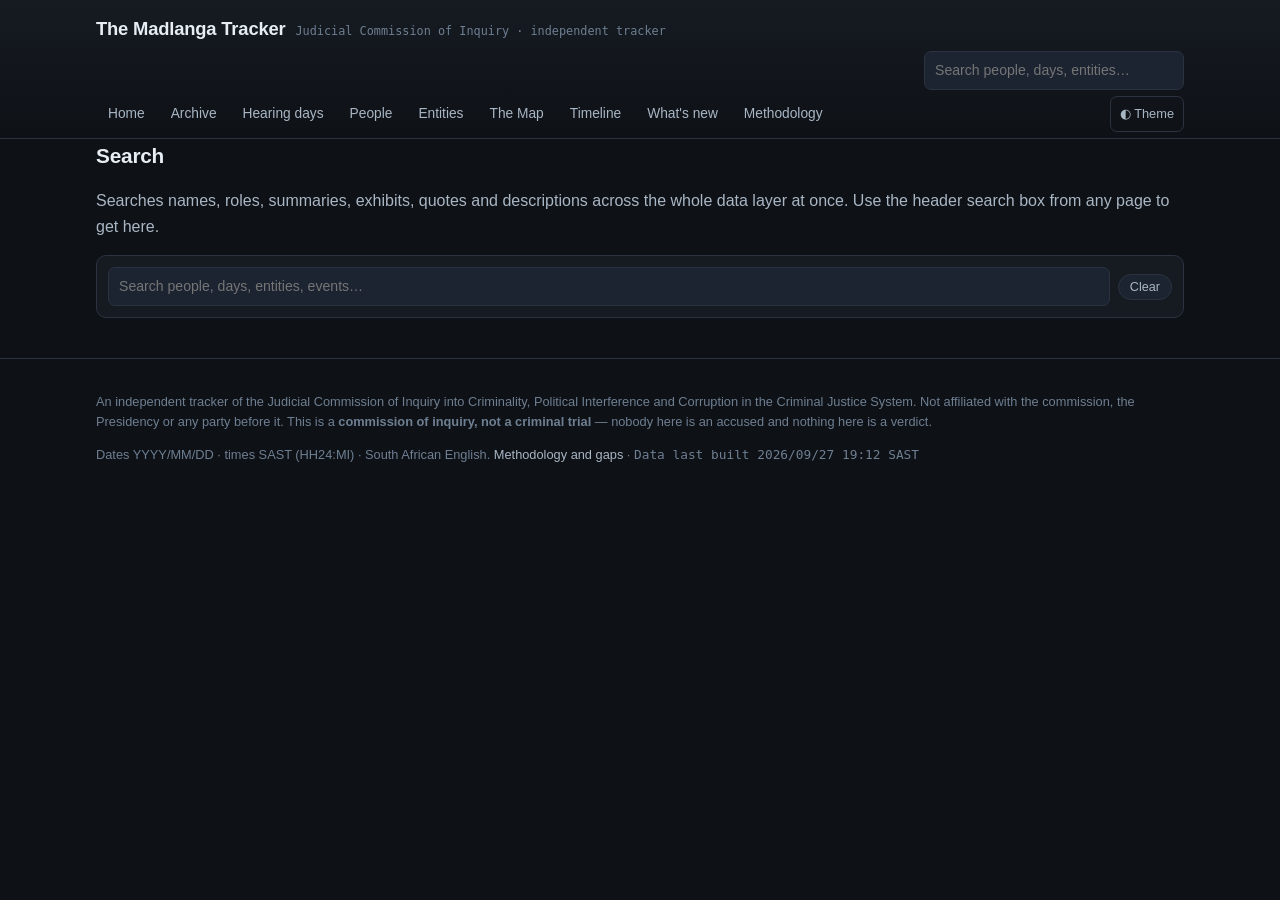
<file: search.html>
<!doctype html>
<html lang="en-ZA" data-theme="dark">
<head>
<meta charset="utf-8">
<meta name="viewport" content="width=device-width, initial-scale=1">
<title>Search · The Madlanga Tracker</title>
<meta name="description" content="Search people, hearing days, entities and timeline events across the tracker.">
<meta name="colour-scheme" content="dark light">
<meta name="color-scheme" content="dark light">
<link rel="stylesheet" href="assets/css/app.css">
<link rel="icon" href="data:image/svg+xml,<svg xmlns='http://www.w3.org/2000/svg' viewBox='0 0 32 32'><rect width='32' height='32' rx='6' fill='%230e1116'/><text x='16' y='23' font-size='19' font-family='monospace' text-anchor='middle' fill='%236ea8fe'>M</text></svg>">
</head>
<body>
<main class="wrap" id="main">
<h2 style="margin-top:0">Search</h2>
<p class="lead">Searches names, roles, summaries, exhibits, quotes and descriptions across the whole
data layer at once. Use the header search box from any page to get here.</p>
<div class="controls">
  <input type="search" id="q" placeholder="Search people, days, entities, events…" aria-label="Search everything">
  <button class="chip" id="clear" type="button">Clear</button>
</div>
<p class="small muted" id="count"></p>
<div id="results"></div>
</main>
<script src="assets/js/core.js"></script>

<script>
MT.chrome();

let META, PEOPLE = [], DAYS = [], ORGS = [], EVENTS = [];

function render() {
  const q = document.getElementById('q').value.trim().toLowerCase();
  const results = document.getElementById('results');
  if (!q) { results.innerHTML = ''; document.getElementById('count').textContent = ''; return; }

  const people = PEOPLE.filter(p => (p.name + ' ' + (p.role || '') + ' ' + (p.bio || '') + ' ' + (p.status_reason || '')).toLowerCase().includes(q));
  const days = DAYS.filter(d => {
    const hay = [d.summary, 'day ' + d.day_number, d.date,
      ...d.witnesses.map(w => w.name + ' ' + (w.role_as_described || '')),
      ...d.rulings.map(r => r.description),
      ...d.exhibits.map(e => (e.ref || '') + ' ' + e.description),
      ...d.quotes.map(x => x.text + ' ' + x.speaker)].join(' ').toLowerCase();
    return hay.includes(q);
  });
  const orgs = ORGS.filter(o => (o.name + ' ' + (o.type || '') + ' ' + (o.description || '')).toLowerCase().includes(q));
  const events = EVENTS.filter(e => (e.title + ' ' + (e.description || '')).toLowerCase().includes(q));

  const total = people.length + days.length + orgs.length + events.length;
  document.getElementById('count').textContent = total
    ? total + ' result' + (total === 1 ? '' : 's') + ' for "' + q + '"'
    : 'No results for "' + q + '"';

  const section = (title, items, render) => items.length
    ? `<h3>${MT.esc(title)} (${items.length})</h3>` + items.slice(0, 40).map(render).join('') : '';

  results.innerHTML =
    section('People', people, p => `
      <a class="card pcard" href="person.html?id=${encodeURIComponent(p.id)}">
        ${MT.avatar(p)}
        <div><div class="nm">${MT.esc(p.name)}</div><div class="rl">${MT.esc(p.role || '')}</div>${MT.statusPill(p.status)}</div>
      </a>`) +
    section('Hearing days', days, d => `
      <a class="card" href="days.html?day=${d.day_number}#day-${d.day_number}" style="display:block">
        <div class="dayhead"><span class="num">Day ${d.day_number}</span><span class="date">${MT.esc(d.date)}</span></div>
        <p class="small" style="margin:4px 0 0">${MT.esc((d.summary || '').slice(0, 220))}${(d.summary || '').length > 220 ? '…' : ''}</p>
      </a>`) +
    section('Entities', orgs, o => `
      <a class="card" href="entities.html" style="display:block">
        <div style="font-weight:600">${MT.esc(o.name)}</div>
        <p class="small" style="margin:4px 0 0">${MT.esc((o.description || '').slice(0, 220))}${(o.description || '').length > 220 ? '…' : ''}</p>
      </a>`) +
    section('Timeline events', events, e => `
      <a class="card" href="timeline.html" style="display:block">
        <div style="font-weight:600">${MT.esc(e.title)}</div>
        <p class="small muted" style="margin:2px 0 0">${MT.esc(e.date || '')}</p>
        <p class="small" style="margin:4px 0 0">${MT.esc((e.description || '').slice(0, 220))}${(e.description || '').length > 220 ? '…' : ''}</p>
      </a>`);
}

(async () => {
  [META, PEOPLE, DAYS, ORGS, EVENTS] = await MT.all('meta', 'people', 'days', 'orgs', 'events');
  const initial = new URLSearchParams(location.search).get('q');
  if (initial) document.getElementById('q').value = initial;
  document.getElementById('q').addEventListener('input', render);
  document.getElementById('clear').addEventListener('click', () => { document.getElementById('q').value = ''; render(); });
  render();
})().catch(e => document.getElementById('results').innerHTML = '<p class="empty">' + MT.esc(e.message) + '</p>');

</script>
</body>
</html>
</file>
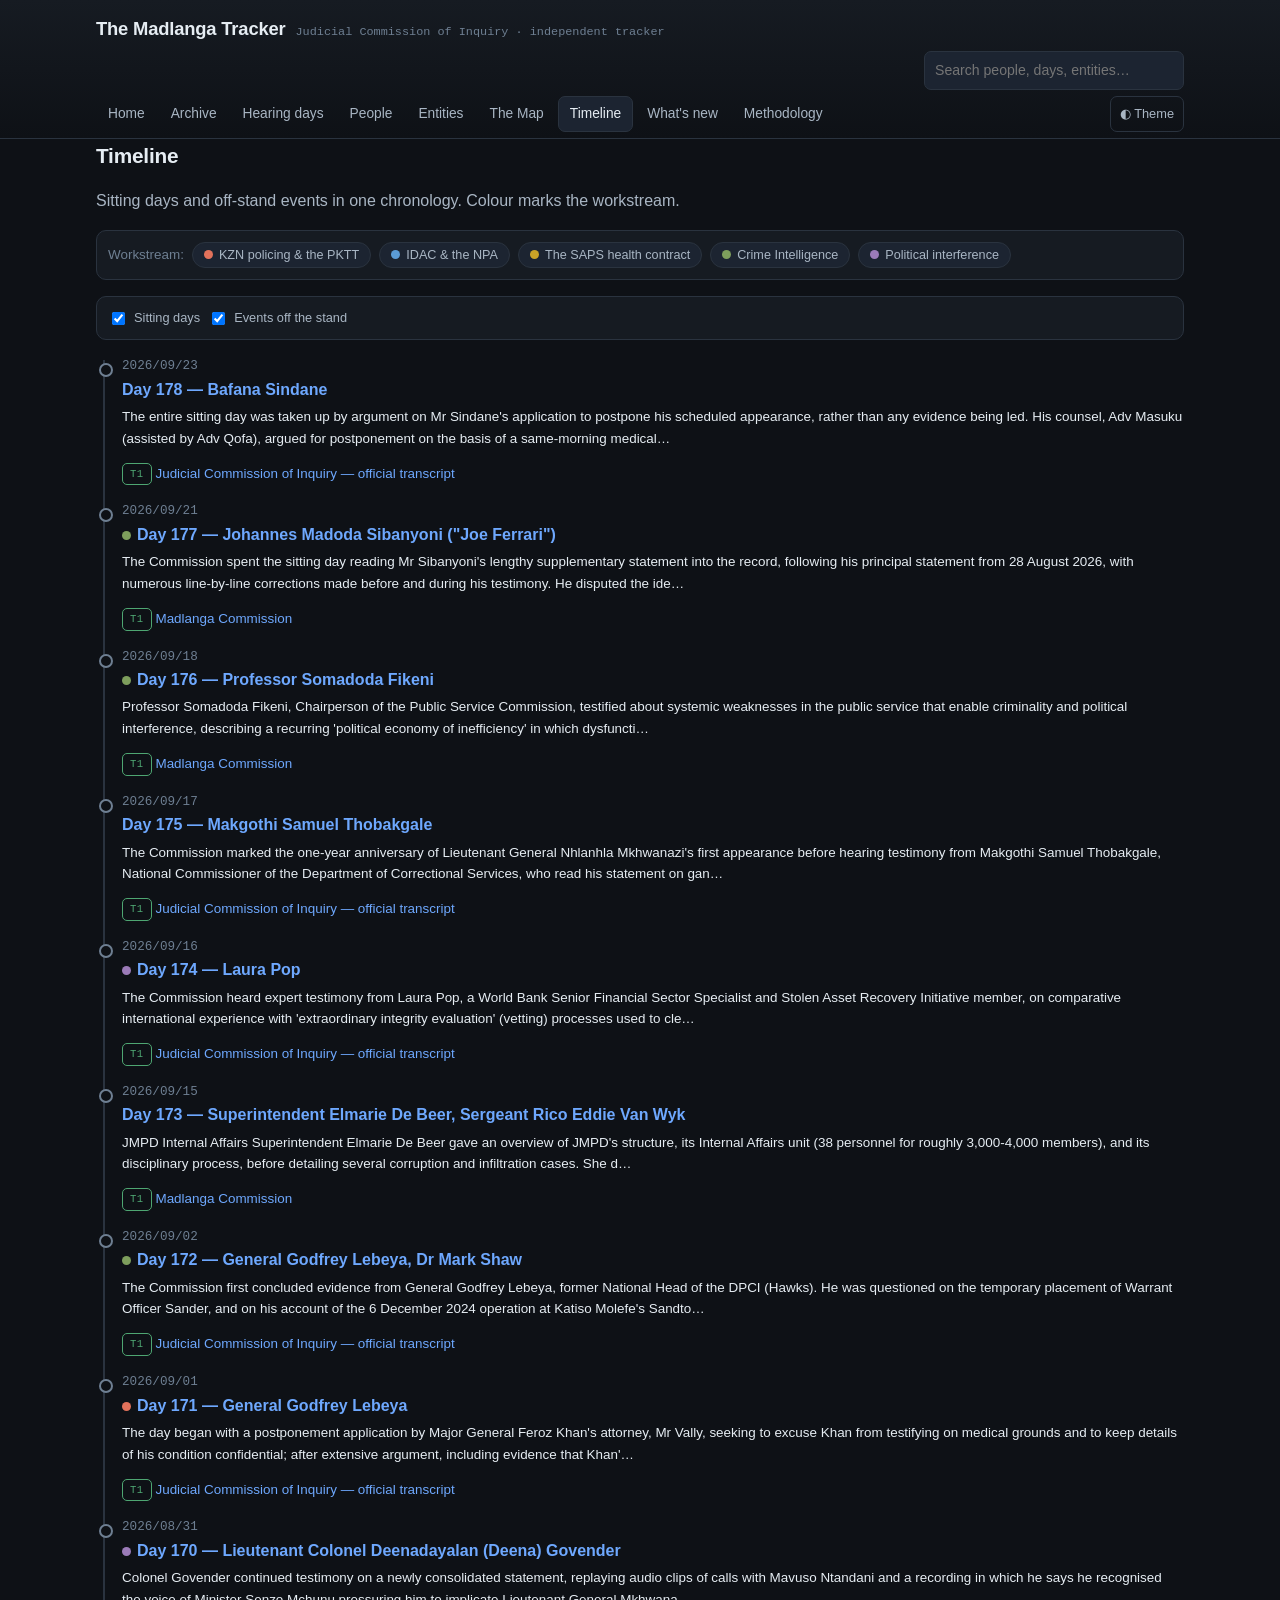
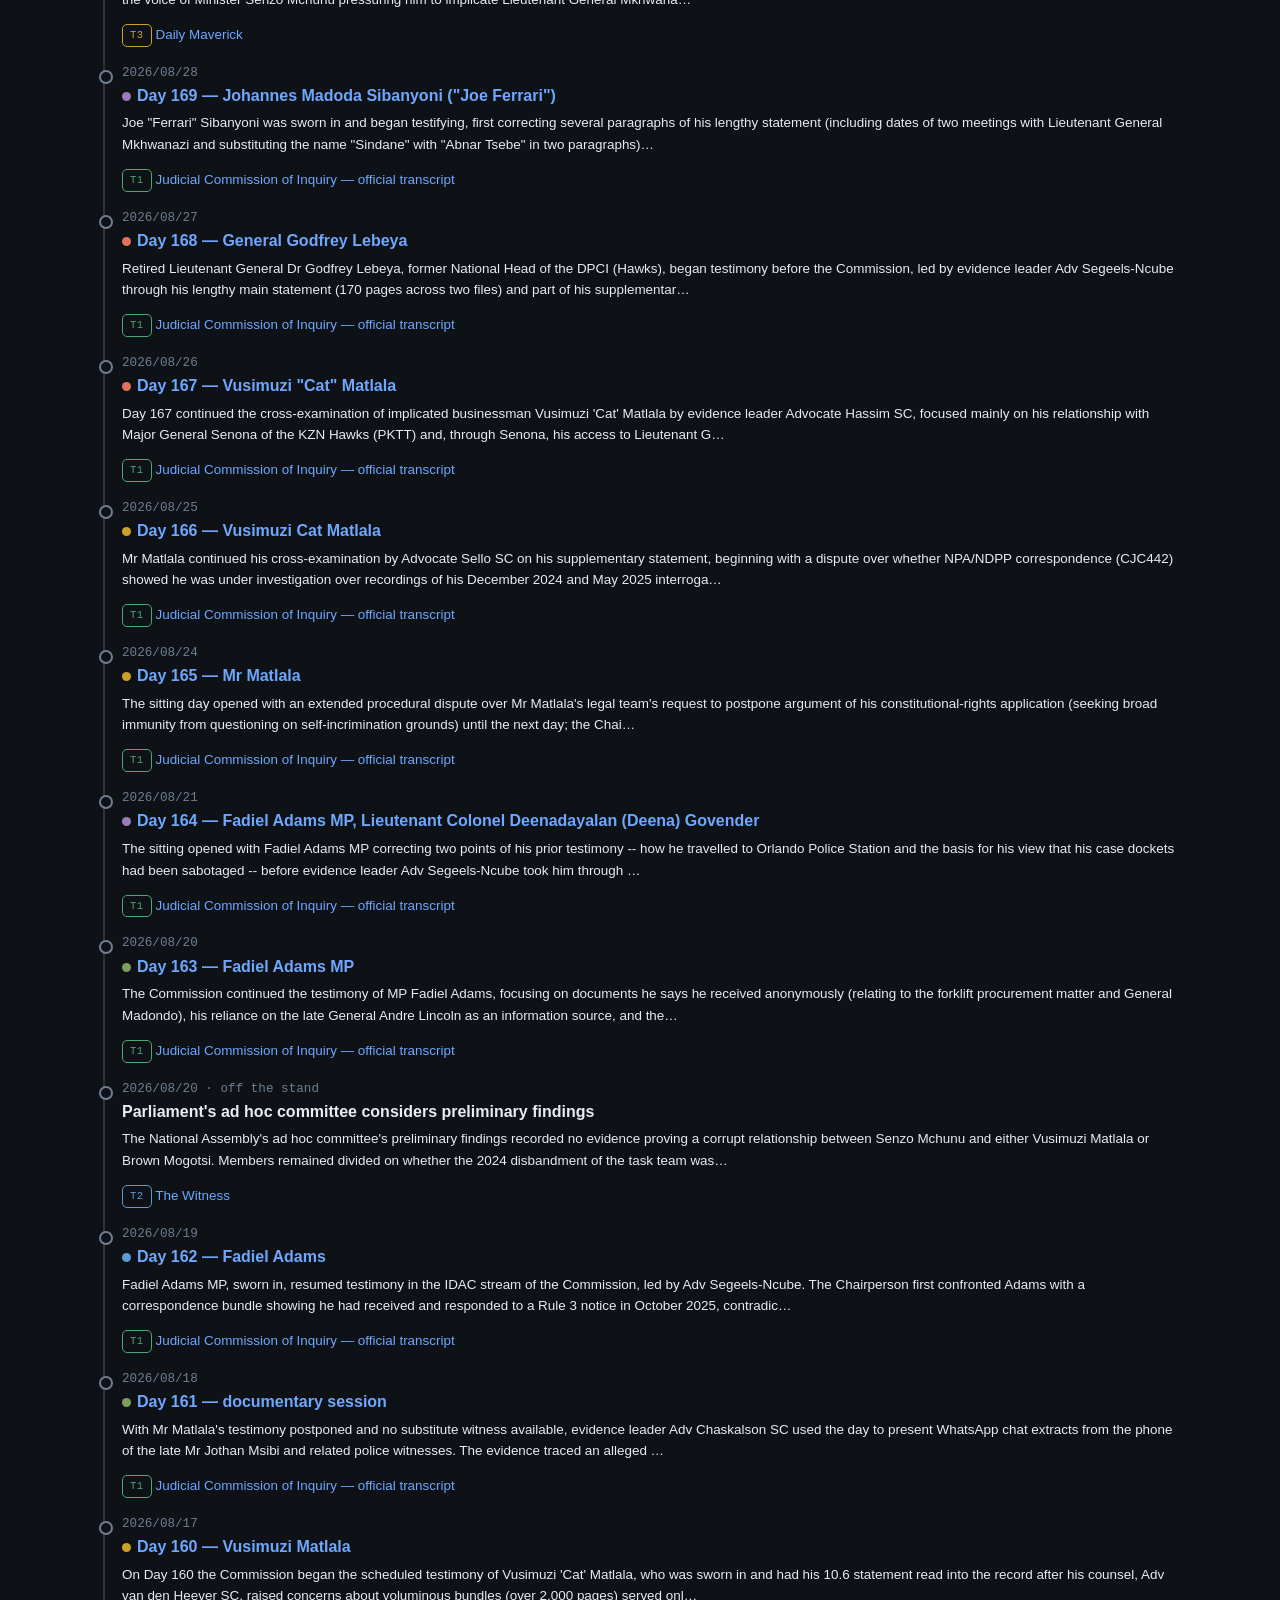
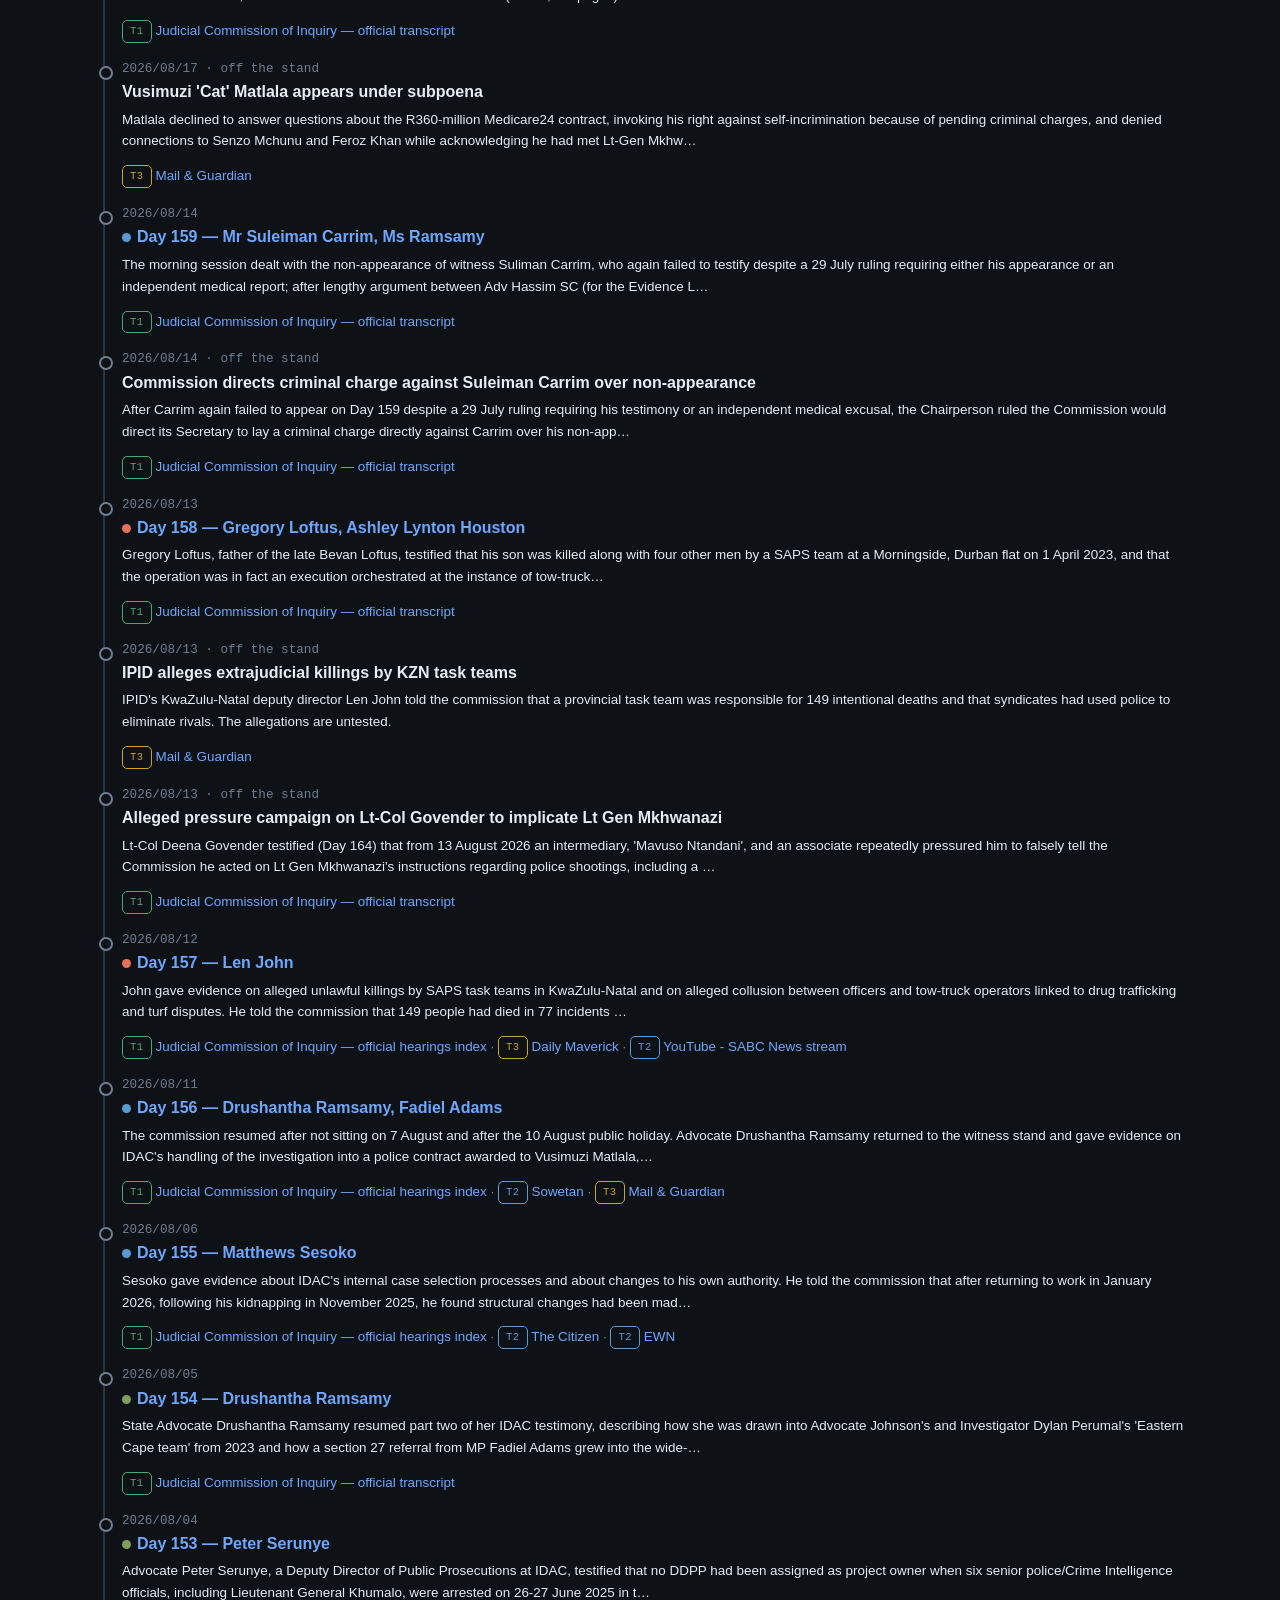
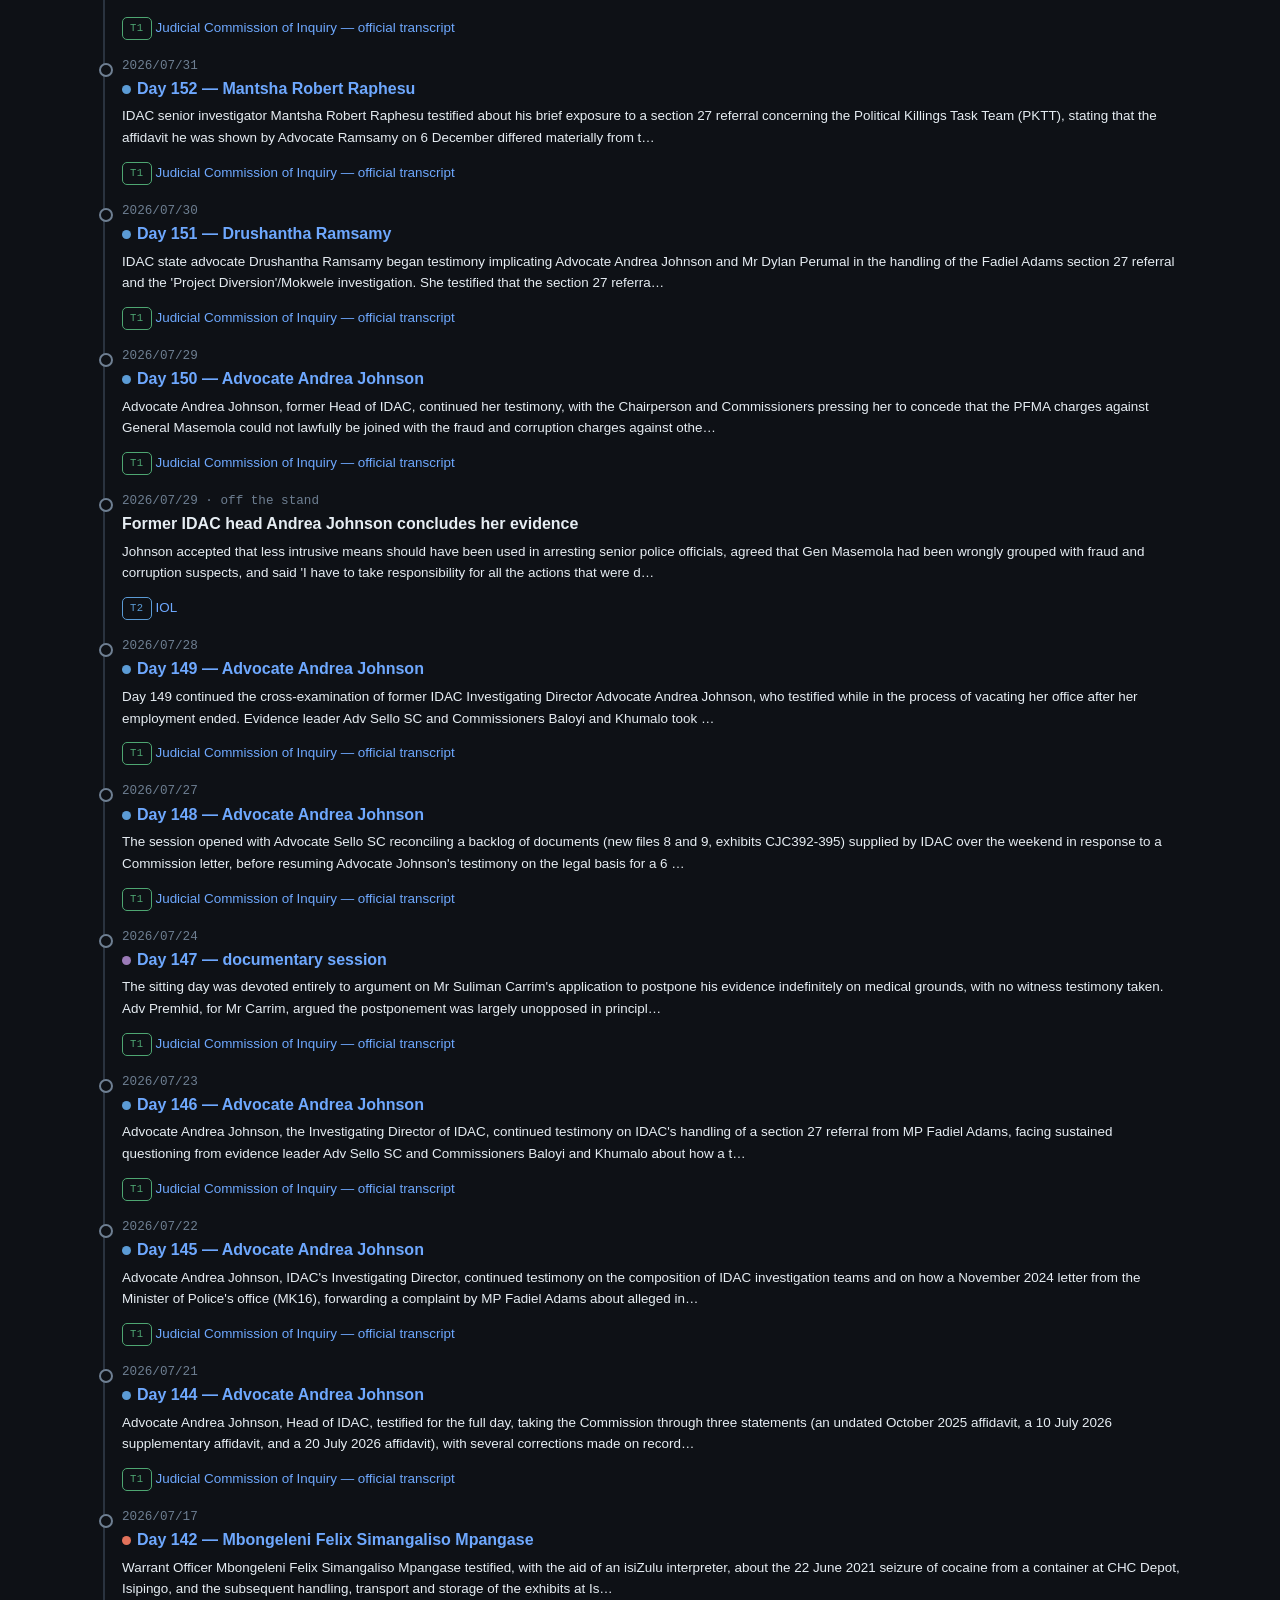
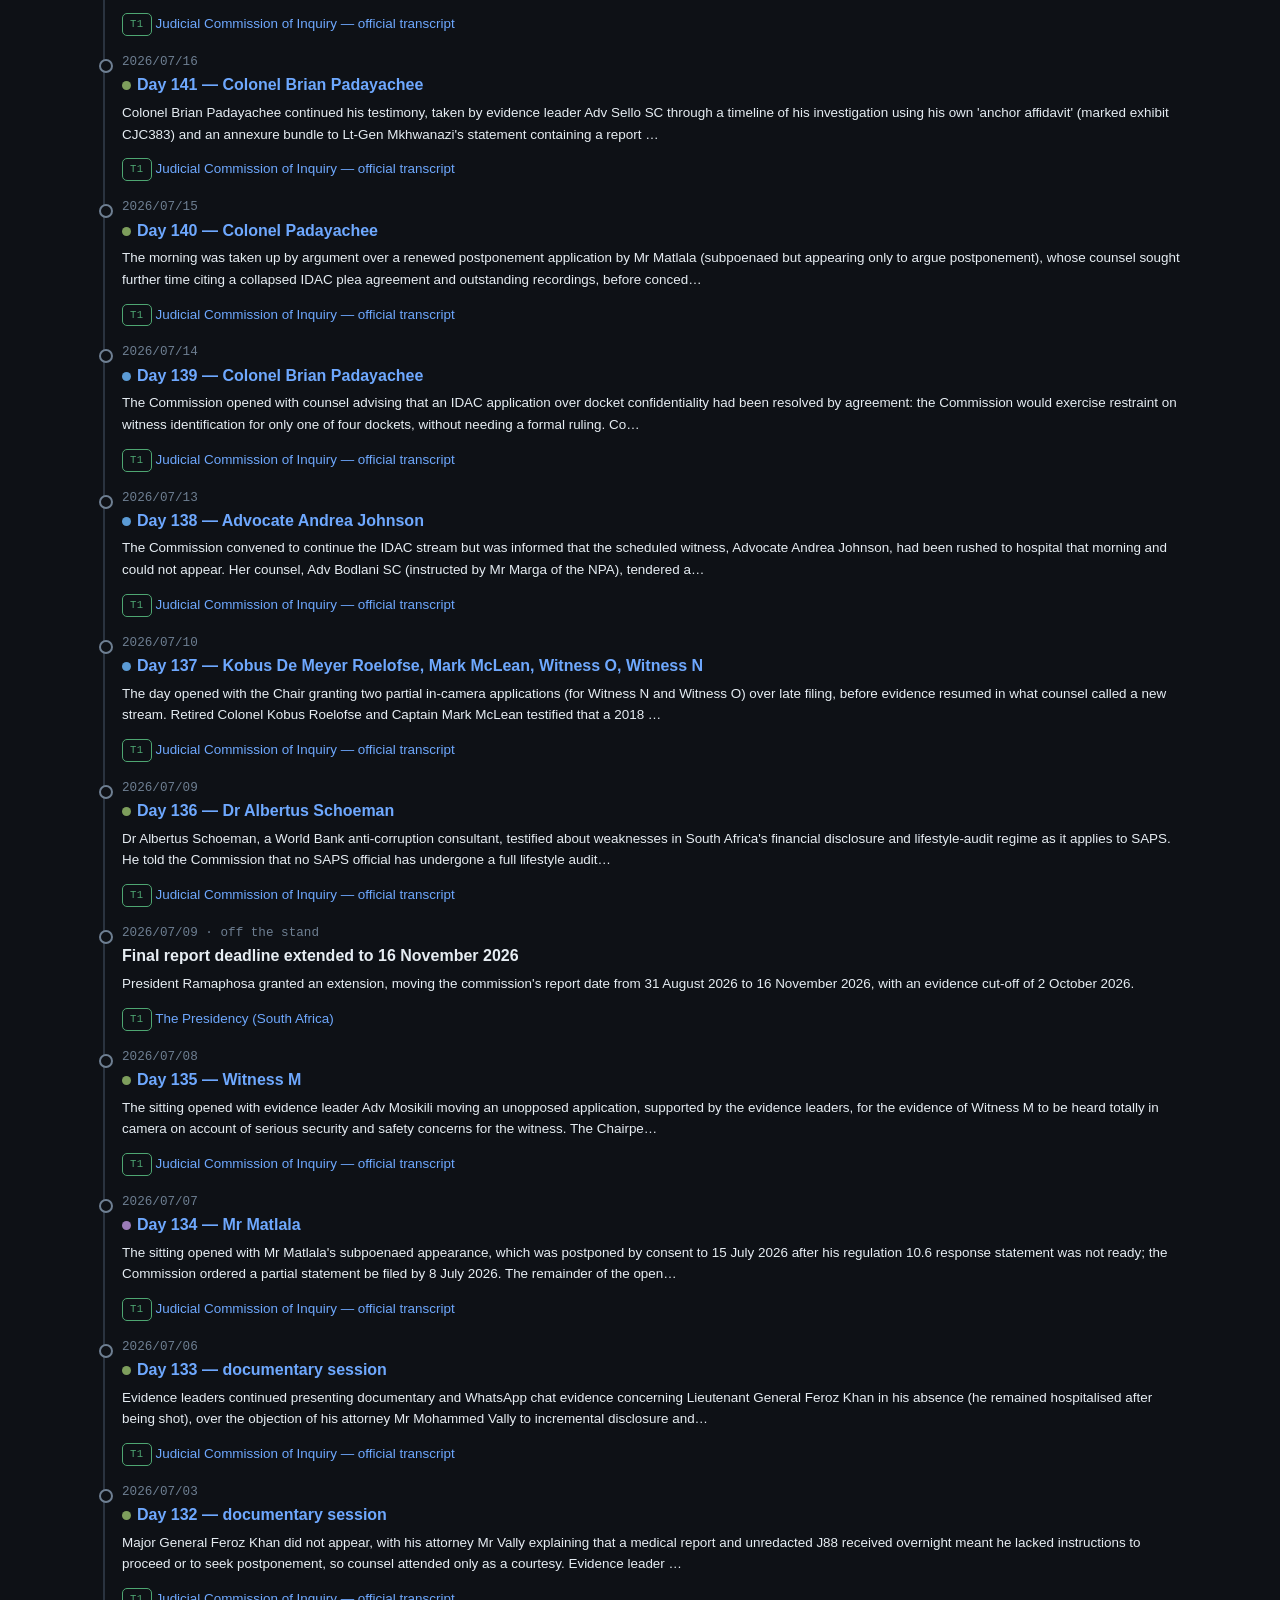
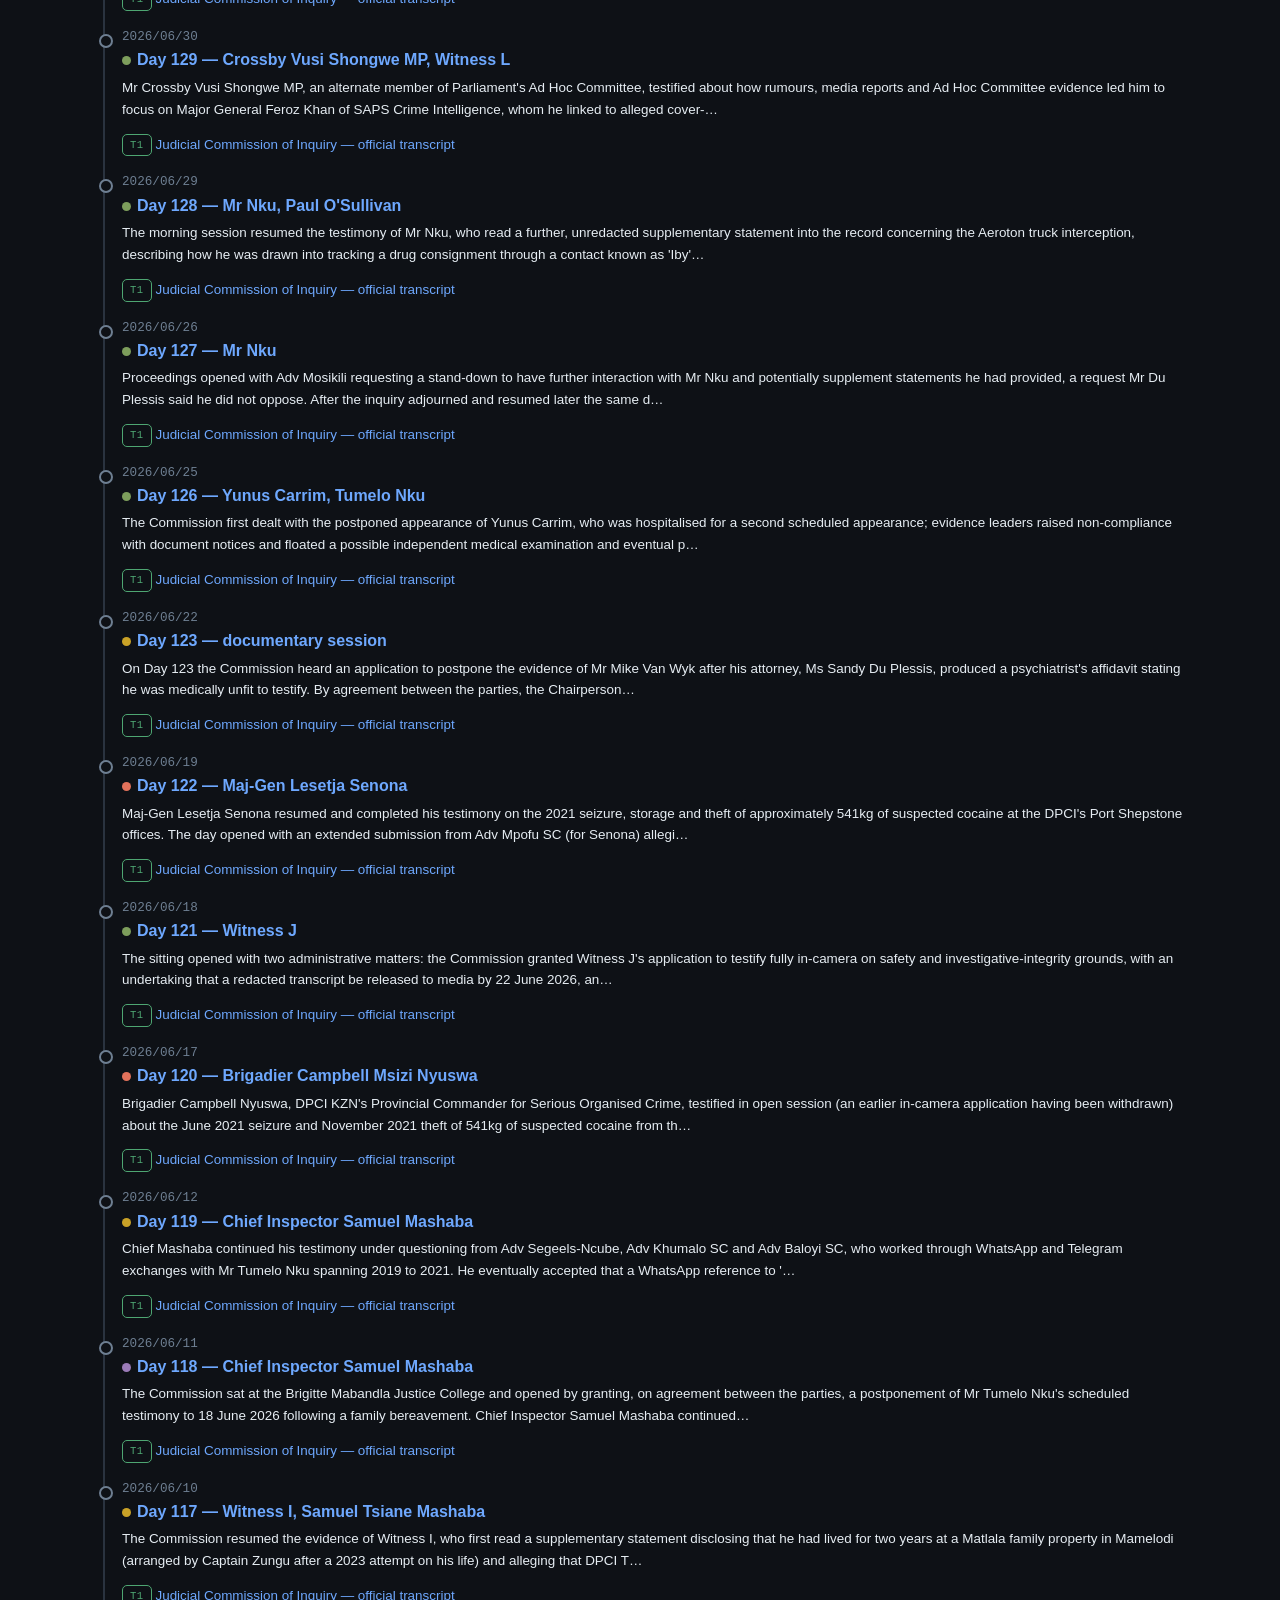
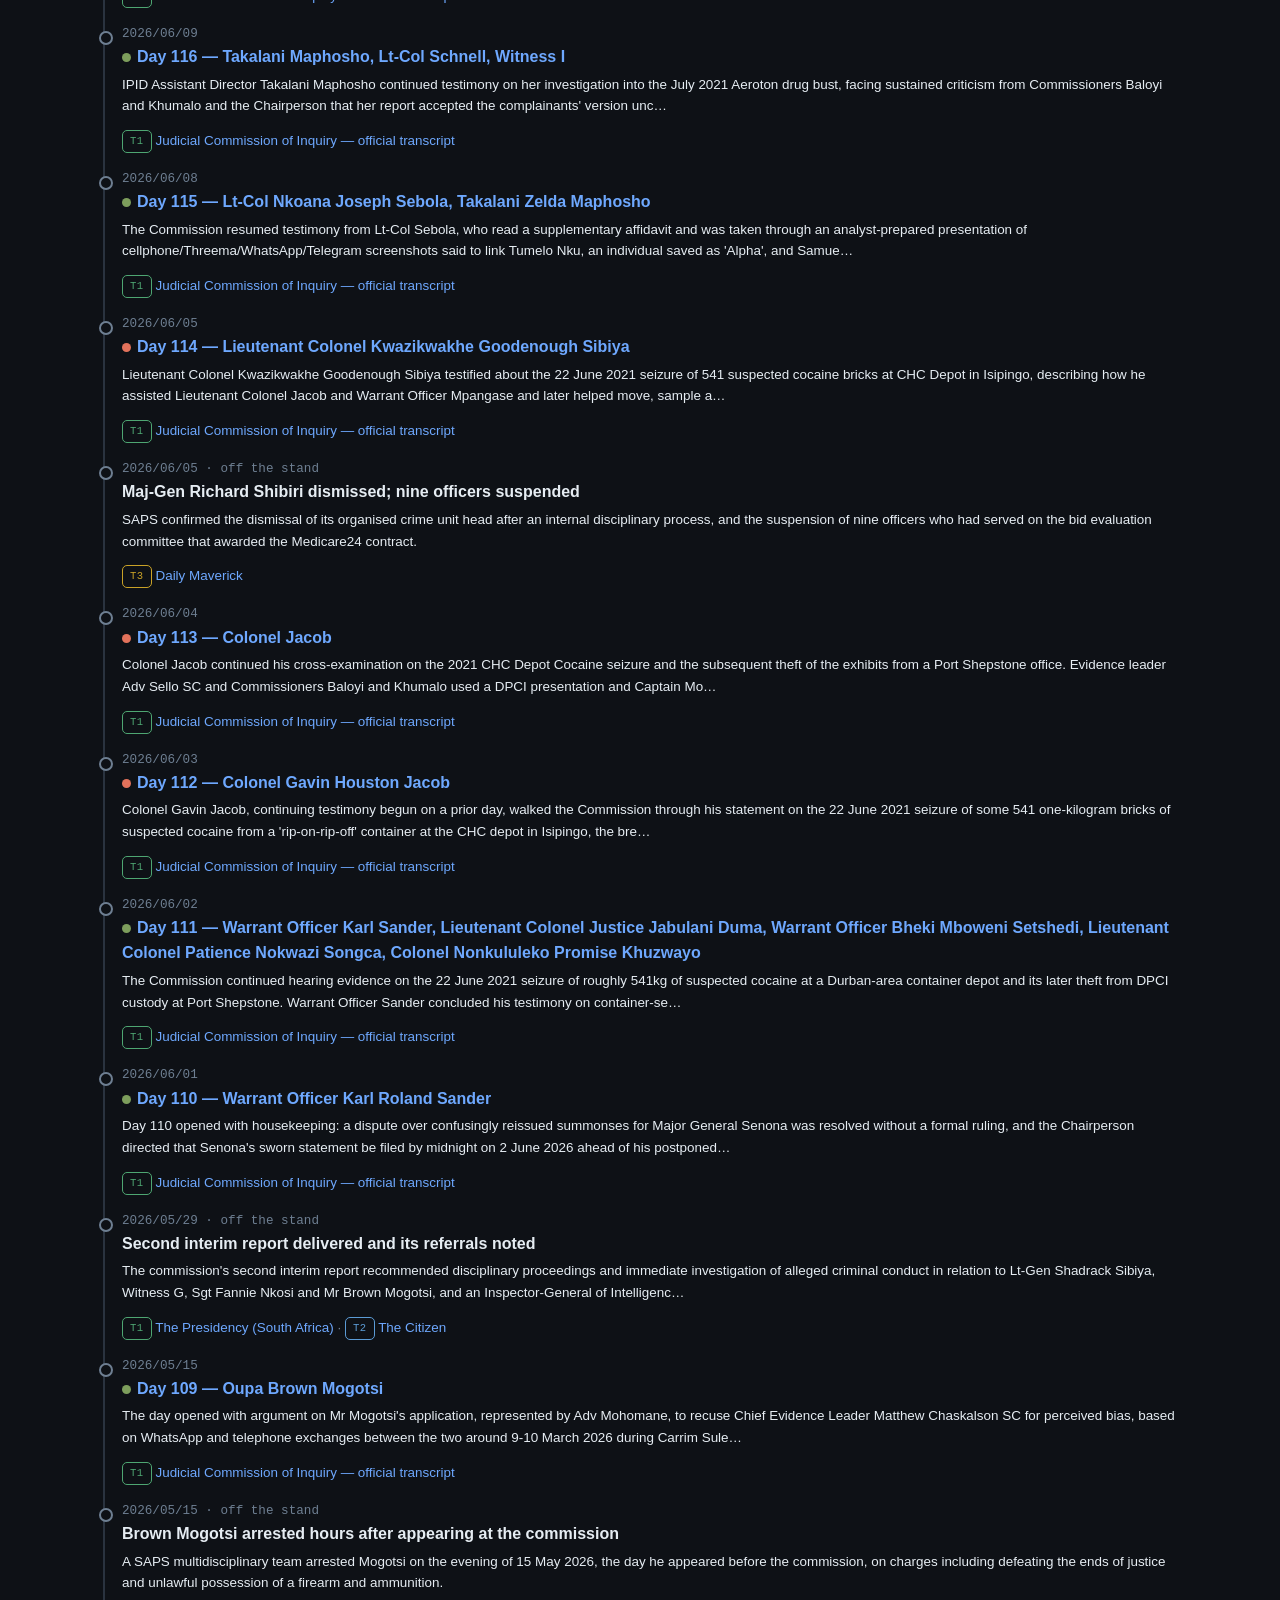
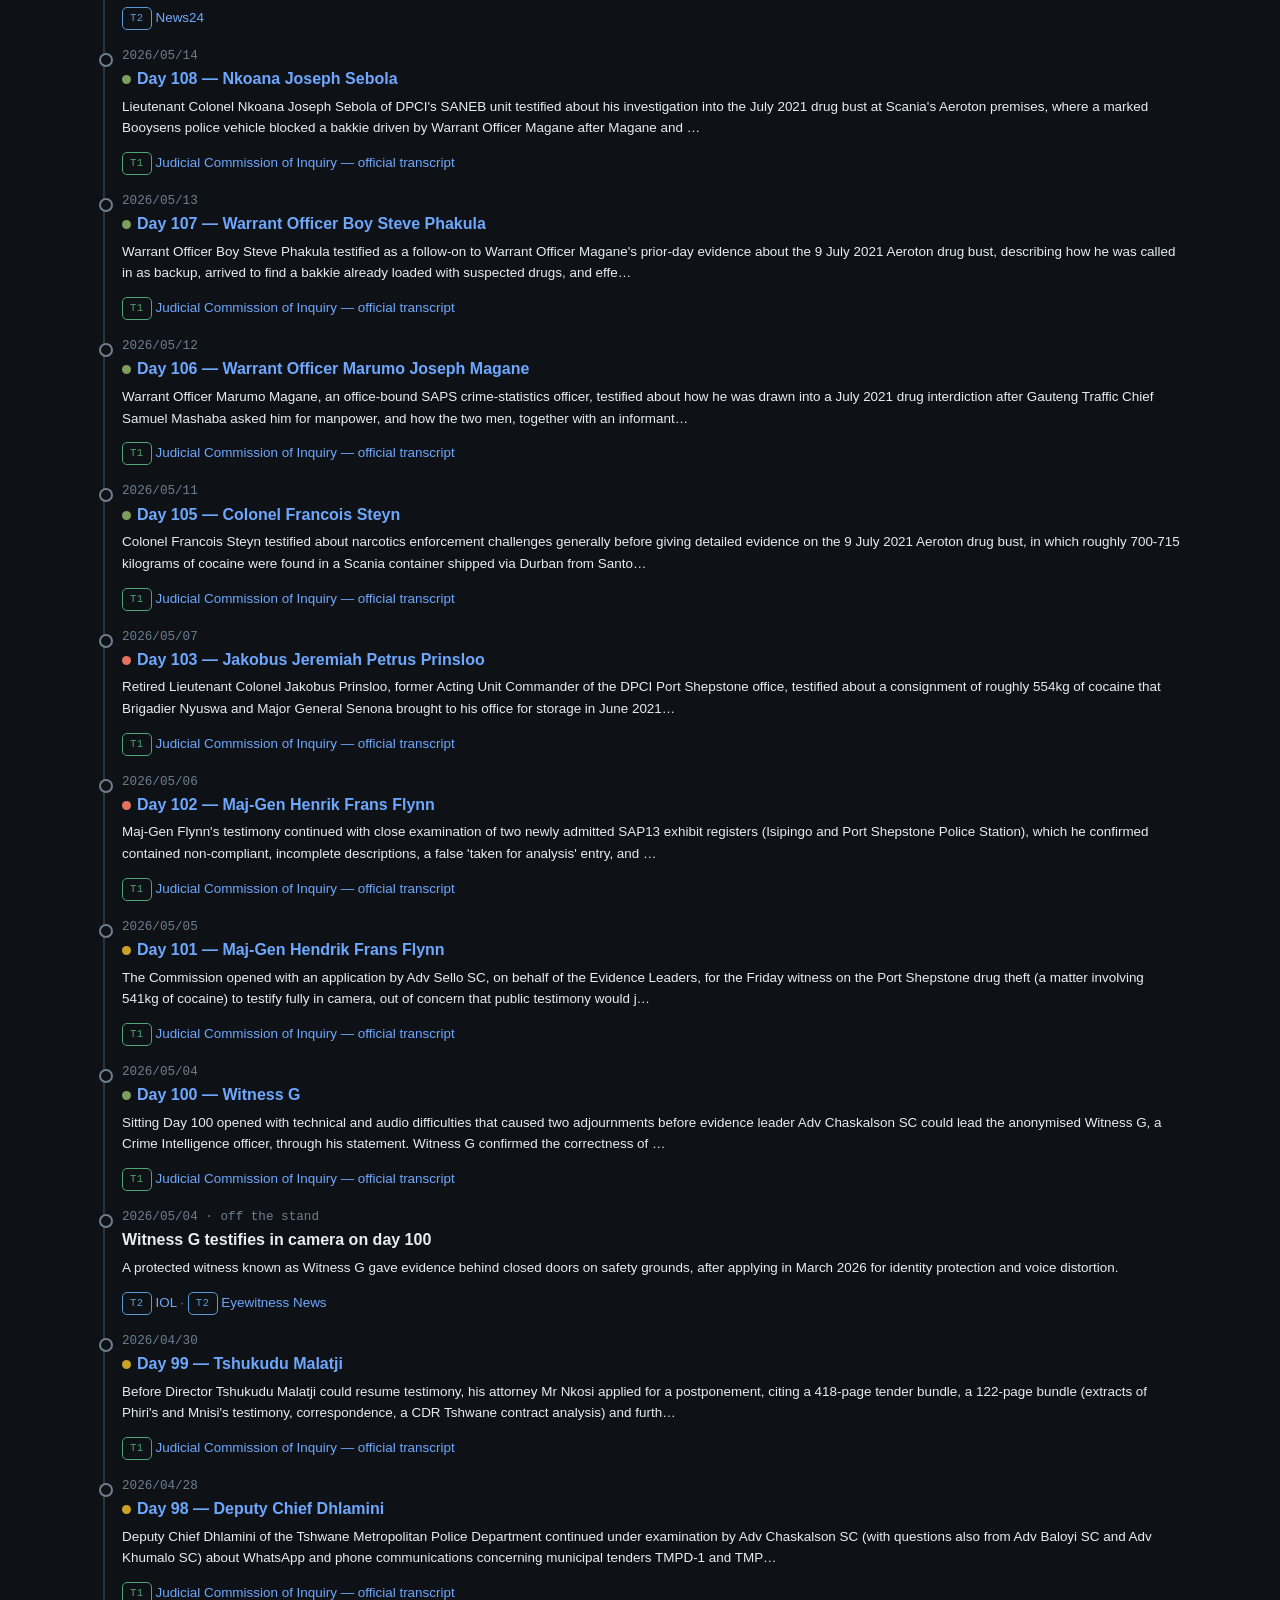
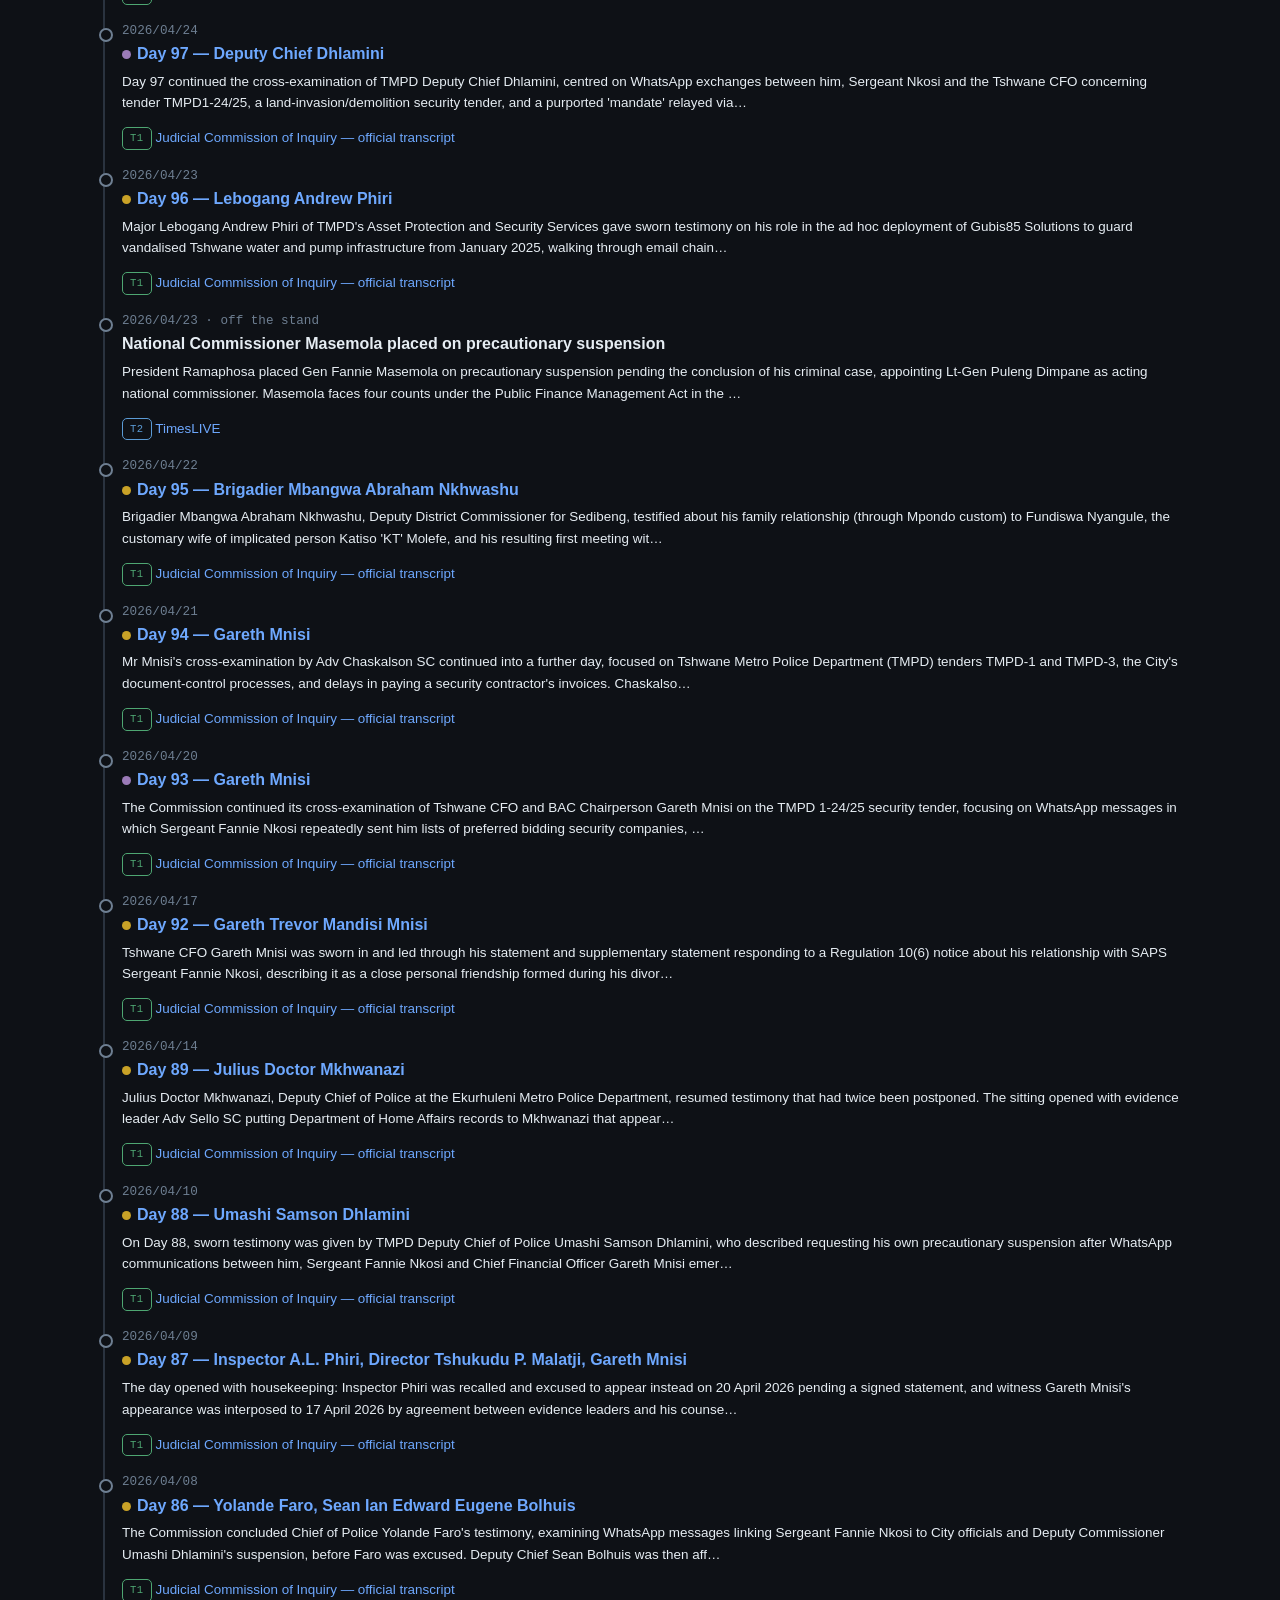
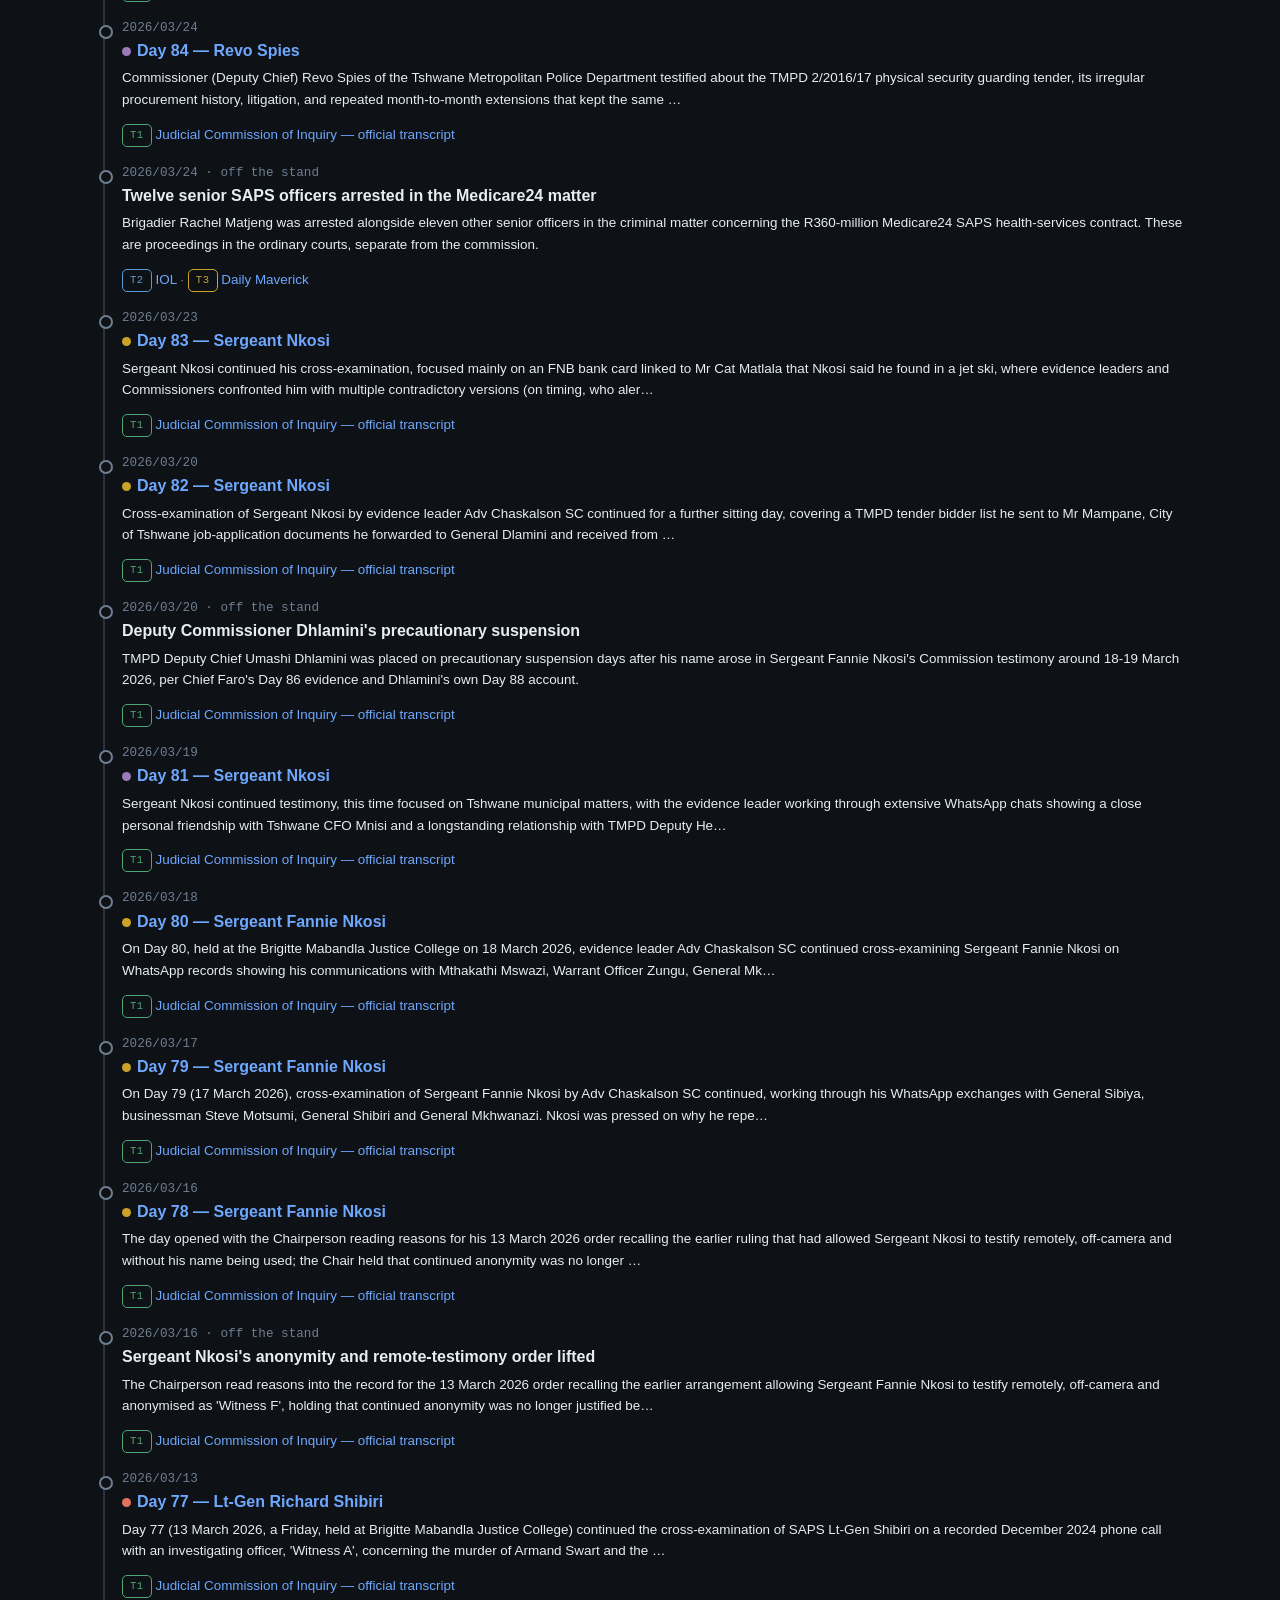
<file: timeline.html>
<!doctype html>
<html lang="en-ZA" data-theme="dark">
<head>
<meta charset="utf-8">
<meta name="viewport" content="width=device-width, initial-scale=1">
<title>Timeline · The Madlanga Tracker</title>
<meta name="description" content="Chronology of the commission, colour-coded by workstream.">
<meta name="colour-scheme" content="dark light">
<meta name="color-scheme" content="dark light">
<link rel="stylesheet" href="assets/css/app.css">
<link rel="icon" href="data:image/svg+xml,<svg xmlns='http://www.w3.org/2000/svg' viewBox='0 0 32 32'><rect width='32' height='32' rx='6' fill='%230e1116'/><text x='16' y='23' font-size='19' font-family='monospace' text-anchor='middle' fill='%236ea8fe'>M</text></svg>">
</head>
<body>
<main class="wrap" id="main">
<h2 style="margin-top:0">Timeline</h2>
<p class="lead">Sitting days and off-stand events in one chronology. Colour marks the workstream.</p>
<div class="controls" id="ws-filter"></div>
<div class="controls">
  <label class="ctl"><input type="checkbox" id="show-days" checked> Sitting days</label>
  <label class="ctl"><input type="checkbox" id="show-events" checked> Events off the stand</label>
</div>
<div class="tl" id="tl"></div>
</main>
<script src="assets/js/core.js"></script>

<script>
MT.chrome();

let META, DAYS, EVENTS, WS = new Set();

function render() {
  const sd = document.getElementById('show-days').checked;
  const se = document.getElementById('show-events').checked;
  let items = [];
  if (sd) items = items.concat(DAYS.filter(d => !WS.size || WS.has(d.workstream)).map(d => ({
    date: d.date, kind: 'day', ws: d.workstream,
    title: 'Day ' + d.day_number + ' — ' + (d.witnesses.length ? d.witnesses.map(w => w.name).join(', ') : 'documentary session'),
    body: d.summary, href: 'days.html?day=' + d.day_number + '#day-' + d.day_number, sources: d.sources })));
  if (se) items = items.concat(EVENTS.filter(e => e.date).map(e => ({
    date: e.date, kind: 'event', ws: null, title: e.title, body: e.description, sources: e.sources })));
  items.sort((a, b) => b.date.localeCompare(a.date));

  const colour = id => (META.workstreams.find(w => w.id === id) || {}).colour || 'var(--fg-3)';
  document.getElementById('tl').innerHTML = items.length ? items.map(i => `
    <div class="ev">
      <div class="d">${MT.esc(i.date)} ${i.kind === 'event' ? '· off the stand' : ''}</div>
      <div style="font-weight:600">${i.ws ? `<span class="ws-dot" style="background:${colour(i.ws)}"></span>` : ''}${
        i.href ? `<a href="${i.href}">${MT.esc(i.title)}</a>` : MT.esc(i.title)}</div>
      <p class="small" style="margin:4px 0">${MT.esc((i.body || '').slice(0, 260))}${(i.body || '').length > 260 ? '…' : ''}</p>
      <p class="small muted">${(i.sources || []).slice(0, 3).map(s =>
        `${MT.tierBadge(s.tier)} <a href="${MT.esc(s.url)}" target="_blank" rel="noopener noreferrer">${MT.esc(s.publisher || MT.host(s.url))}</a>`).join(' · ')}</p>
    </div>`).join('') : '<p class="empty">Nothing to show with those filters.</p>';
}

(async () => {
  [META, DAYS, EVENTS] = await MT.all('meta', 'days', 'events');
  document.getElementById('ws-filter').innerHTML = '<span class="small muted">Workstream:</span>' +
    META.workstreams.map(w => `<button class="chip" data-ws="${w.id}" aria-pressed="false"><span class="ws-dot" style="background:${w.colour}"></span>${MT.esc(w.label)}</button>`).join('');
  document.getElementById('ws-filter').addEventListener('click', ev => {
    const b = ev.target.closest('[data-ws]'); if (!b) return;
    const on = b.getAttribute('aria-pressed') === 'true';
    b.setAttribute('aria-pressed', String(!on));
    on ? WS.delete(b.dataset.ws) : WS.add(b.dataset.ws);
    render();
  });
  ['show-days','show-events'].forEach(i => document.getElementById(i).addEventListener('change', render));
  render();
})().catch(e => document.getElementById('tl').innerHTML = '<p class="empty">' + MT.esc(e.message) + '</p>');

</script>
</body>
</html>
</file>
<file: assets/css/app.css>
/* The Madlanga Tracker — dark-mode default, mobile-first, no framework, no build step. */

:root {
  --bg:        #0e1116;
  --bg-2:      #161b22;
  --bg-3:      #1c2431;
  --line:      #2a333f;
  --line-soft: #212936;
  --fg:        #e6edf3;
  --fg-2:      #a9b6c4;
  --fg-3:      #6e7f92;
  --accent:    #6ea8fe;
  --accent-2:  #b58cf0;

  --t1: #4ea672;   /* EVIDENCE  */
  --t2: #5b9bd5;   /* mainstream */
  --t3: #c9a227;   /* investigative */
  --t4: #6e7f92;   /* reference */
  --ruling: #b58cf0;
  --court:  #4ea672;
  --warn:   #e2725b;

  --ws-kzn-pktt: #e2725b;
  --ws-idac-npa: #5b9bd5;
  --ws-matlala-saps-contract: #c9a227;
  --ws-crime-intelligence: #7d9e5c;
  --ws-political-interference: #9b7bb8;

  --radius: 10px;
  --mono: ui-monospace, SFMono-Regular, "SF Mono", Menlo, Consolas, monospace;
  --sans: -apple-system, BlinkMacSystemFont, "Segoe UI", Inter, Roboto, "Helvetica Neue", Arial, sans-serif;
  --maxw: 1120px;
}

html[data-theme="light"] {
  --bg: #fbfcfd; --bg-2: #ffffff; --bg-3: #f2f5f8;
  --line: #d8e0e8; --line-soft: #e8eef4;
  --fg: #16202b; --fg-2: #4c5c6d; --fg-3: #78899b;
  --accent: #1f5fbf; --accent-2: #7040b8;
  --t1:#1f7a4d; --t2:#1f5fbf; --t3:#96760d; --t4:#78899b;
  --ruling:#7040b8; --court:#1f7a4d; --warn:#b8442c;
}

* { box-sizing: border-box; }

html { -webkit-text-size-adjust: 100%; }

body {
  margin: 0;
  background: var(--bg);
  color: var(--fg);
  font-family: var(--sans);
  font-size: 16px;
  line-height: 1.6;
  -webkit-font-smoothing: antialiased;
}

a { color: var(--accent); text-decoration: none; }
a:hover { text-decoration: underline; }

.wrap { max-width: var(--maxw); margin: 0 auto; padding: 0 16px; }

/* ---------- header ---------- */
header.site {
  border-bottom: 1px solid var(--line);
  background: linear-gradient(180deg, var(--bg-2), var(--bg));
  position: sticky; top: 0; z-index: 40;
  backdrop-filter: blur(8px);
}
.brand { display: flex; align-items: baseline; gap: 10px; padding: 14px 0 8px; flex-wrap: wrap; }
.brand h1 { font-size: 1.15rem; margin: 0; letter-spacing: -0.01em; }
.brand h1 a { color: var(--fg); }
.brand .sub { color: var(--fg-3); font-size: 0.74rem; font-family: var(--mono); }
nav.site { display: flex; gap: 2px; overflow-x: auto; padding-bottom: 6px; scrollbar-width: none; }
nav.site::-webkit-scrollbar { display: none; }
nav.site a {
  color: var(--fg-2); font-size: 0.86rem; padding: 6px 11px; border-radius: 7px;
  white-space: nowrap; border: 1px solid transparent;
}
nav.site a:hover { background: var(--bg-3); text-decoration: none; color: var(--fg); }
nav.site a[aria-current="page"] { background: var(--bg-3); color: var(--fg); border-color: var(--line); }
.theme-btn {
  margin-left: auto; background: none; border: 1px solid var(--line); color: var(--fg-2);
  border-radius: 7px; padding: 5px 9px; cursor: pointer; font-size: 0.8rem; flex: none;
}
.site-search { margin: 0 0 8px; }
.site-search input[type="search"] { width: 100%; }
@media (min-width: 720px) {
  .site-search { flex: 1 1 220px; margin: 0 0 6px auto; max-width: 260px; }
}

/* ---------- layout ---------- */
main { padding: 26px 0 72px; }
h2 { font-size: 1.3rem; margin: 32px 0 12px; letter-spacing: -0.01em; }
h3 { font-size: 1.02rem; margin: 22px 0 8px; }
.lead { color: var(--fg-2); }
.muted { color: var(--fg-3); }
.small { font-size: 0.84rem; }
.mono { font-family: var(--mono); }

.stamp {
  font-family: var(--mono); font-size: 0.74rem; color: var(--fg-3);
  border: 1px solid var(--line); border-radius: 999px; padding: 3px 10px; display: inline-block;
}

.card {
  background: var(--bg-2); border: 1px solid var(--line); border-radius: var(--radius);
  padding: 16px; margin-bottom: 14px;
}
.grid { display: grid; gap: 12px; }
@media (min-width: 720px) { .grid.two { grid-template-columns: 1fr 1fr; } }

/* ---------- badges ---------- */
.badge {
  display: inline-block; font-family: var(--mono); font-size: 0.66rem; letter-spacing: 0.05em;
  text-transform: uppercase; padding: 2px 7px; border-radius: 5px; border: 1px solid;
  vertical-align: middle; white-space: nowrap;
}
.tier-1 { color: var(--t1); border-color: var(--t1); }
.tier-2 { color: var(--t2); border-color: var(--t2); }
.tier-3 { color: var(--t3); border-color: var(--t3); }
.tier-4 { color: var(--t4); border-color: var(--t4); }
.lbl-EVIDENCE  { color: var(--t1); border-color: var(--t1); }
.lbl-RULING    { color: var(--ruling); border-color: var(--ruling); }
.lbl-COURT     { color: var(--court); border-color: var(--court); }
.lbl-REPORTING { color: var(--t3); border-color: var(--t3); }
.lbl-PARTIAL   { color: var(--warn); border-color: var(--warn); }

.status {
  display: inline-block; font-size: 0.7rem; padding: 2px 8px; border-radius: 999px;
  border: 1px solid var(--line); background: var(--bg-3); color: var(--fg-2); white-space: nowrap;
}
.status[data-s="Testified"] { color: var(--t1); border-color: var(--t1); }
.status[data-s^="Implicated (denied)"] { color: var(--accent-2); border-color: var(--accent-2); }
.status[data-s^="Implicated (not"] { color: var(--t3); border-color: var(--t3); }
.status[data-s^="Implicated (unt"] { color: var(--fg-3); }
.status[data-s^="Criminally"] { color: var(--warn); border-color: var(--warn); }
.status[data-s="Commission official"] { color: var(--t2); border-color: var(--t2); }

.ws-dot { display:inline-block; width:9px; height:9px; border-radius:50%; margin-right:6px; vertical-align: baseline; }

/* ---------- aside / humour ---------- */
.aside-joke {
  font-style: italic; color: var(--fg-2); border-left: 3px solid var(--accent-2);
  background: color-mix(in srgb, var(--accent-2) 7%, transparent);
  padding: 9px 13px; border-radius: 0 8px 8px 0; margin: 14px 0; font-size: 0.93rem;
}
.aside-joke::before { content: "😏 Aside: "; font-style: normal; font-weight: 600; color: var(--accent-2); }

/* ---------- day cards ---------- */
.day { border-left: 3px solid var(--line); }
.day .head, .dayhead { display: flex; gap: 10px; align-items: baseline; flex-wrap: wrap; margin-bottom: 6px; }
.dayhead .num { font-family: var(--mono); font-size: 1.02rem; font-weight: 700; }
.dayhead .date { font-family: var(--mono); color: var(--fg-2); font-size: 0.86rem; }
.day .num { font-family: var(--mono); font-size: 1.02rem; font-weight: 700; }
.day .date { font-family: var(--mono); color: var(--fg-2); font-size: 0.86rem; }
.day .who { color: var(--fg-2); font-size: 0.88rem; }
.day p.sum { margin: 8px 0; }
details { margin-top: 8px; }
details > summary {
  cursor: pointer; color: var(--fg-2); font-size: 0.85rem; list-style: none;
  padding: 5px 0; user-select: none;
}
details > summary::-webkit-details-marker { display: none; }
details > summary::before { content: "▸ "; color: var(--fg-3); }
details[open] > summary::before { content: "▾ "; }
blockquote.q {
  margin: 8px 0; padding: 7px 12px; border-left: 2px solid var(--fg-3);
  background: var(--bg-3); border-radius: 0 7px 7px 0; font-size: 0.93rem;
}
blockquote.q cite { display: block; color: var(--fg-3); font-size: 0.78rem; font-style: normal; margin-top: 4px; }
ul.tight { margin: 6px 0; padding-left: 20px; }
ul.tight li { margin: 3px 0; }
ul.srcs { list-style: none; padding: 0; margin: 6px 0 0; }
ul.srcs li { font-size: 0.83rem; margin: 4px 0; display: flex; gap: 7px; align-items: baseline; }

/* ---------- controls ---------- */
.controls {
  display: flex; gap: 8px; flex-wrap: wrap; align-items: center;
  background: var(--bg-2); border: 1px solid var(--line); border-radius: var(--radius);
  padding: 11px; margin-bottom: 16px;
}
input[type="search"], input[type="text"], input[type="date"], select {
  background: var(--bg-3); border: 1px solid var(--line); color: var(--fg);
  border-radius: 7px; padding: 7px 10px; font: inherit; font-size: 0.88rem; min-width: 0;
}
input[type="search"] { flex: 1 1 190px; }
label.ctl { font-size: 0.8rem; color: var(--fg-2); display: flex; align-items: center; gap: 6px; }
button.chip {
  background: var(--bg-3); border: 1px solid var(--line); color: var(--fg-2);
  border-radius: 999px; padding: 5px 11px; font-size: 0.79rem; cursor: pointer;
}
button.chip[aria-pressed="true"] { border-color: var(--accent); color: var(--fg); background: color-mix(in srgb, var(--accent) 15%, var(--bg-3)); }
button.chip:hover { color: var(--fg); }
button.act {
  background: var(--accent); border: 1px solid var(--accent); color: #08131f;
  border-radius: 7px; padding: 6px 13px; font-size: 0.84rem; font-weight: 600; cursor: pointer;
}
html[data-theme="light"] button.act { color: #fff; }

/* ---------- people ---------- */
.people-grid { display: grid; gap: 12px; grid-template-columns: repeat(auto-fill, minmax(238px, 1fr)); }
.pcard { display: flex; gap: 12px; align-items: flex-start; }
.pcard:hover { border-color: var(--accent); }
.avatar {
  width: 46px; height: 46px; border-radius: 50%; flex: none; object-fit: cover;
  display: grid; place-items: center; font-weight: 700; font-size: 0.95rem;
  background: var(--bg-3); border: 1px solid var(--line); color: var(--fg-2);
}
.pcard .nm { font-weight: 600; font-size: 0.95rem; line-height: 1.3; }
.pcard .rl { color: var(--fg-3); font-size: 0.79rem; margin: 2px 0 6px; }

/* ---------- timeline ---------- */
.tl { position: relative; padding-left: 26px; }
.tl::before { content: ""; position: absolute; left: 7px; top: 4px; bottom: 4px; width: 2px; background: var(--line); }
.tl .ev { position: relative; margin-bottom: 16px; }
.tl .ev::before {
  content: ""; position: absolute; left: -23px; top: 7px; width: 10px; height: 10px;
  border-radius: 50%; background: var(--bg); border: 2px solid var(--fg-3);
}
.tl .ev .d { font-family: var(--mono); font-size: 0.79rem; color: var(--fg-3); }

/* ---------- graph ---------- */
#graph-wrap {
  position: relative; background: var(--bg-2); border: 1px solid var(--line);
  border-radius: var(--radius); overflow: hidden; touch-action: none;
}
#graph { display: block; width: 100%; height: 72vh; min-height: 460px; cursor: grab; }
#graph.dragging { cursor: grabbing; }
#graph text { font-family: var(--sans); font-size: 10px; fill: var(--fg-2); pointer-events: none; }
#graph .link { stroke-linecap: round; }
#graph .link:hover { stroke-width: 4; }
#graph .nodeg { cursor: pointer; }
#graph .nodeg:hover circle, #graph .nodeg:hover rect { stroke: var(--fg); stroke-width: 2.5; }
.gpanel {
  position: absolute; right: 10px; top: 10px; width: min(320px, calc(100% - 20px));
  background: var(--bg-3); border: 1px solid var(--line); border-radius: 9px;
  padding: 12px; font-size: 0.85rem; max-height: calc(100% - 20px); overflow: auto; display: none;
}
.gpanel.on { display: block; }
.gpanel .x { float: right; cursor: pointer; color: var(--fg-3); border:0; background:none; font-size: 1.05rem; }
.ghint {
  position: absolute; left: 10px; bottom: 10px; font-size: 0.74rem; color: var(--fg-3);
  background: color-mix(in srgb, var(--bg) 78%, transparent); padding: 4px 9px; border-radius: 6px;
  pointer-events: none;
}
.legend { display: flex; gap: 12px; flex-wrap: wrap; font-size: 0.78rem; color: var(--fg-2); margin-top: 10px; }
.legend span { display: flex; align-items: center; gap: 5px; }
.swatch { width: 20px; height: 3px; border-radius: 2px; display: inline-block; }

.empty { text-align: center; color: var(--fg-3); padding: 40px 16px; font-size: 0.9rem; }

footer.site {
  border-top: 1px solid var(--line); margin-top: 40px; padding: 20px 0 40px;
  color: var(--fg-3); font-size: 0.8rem;
}
footer.site a { color: var(--fg-2); }

.notice {
  border: 1px dashed var(--t3); border-radius: var(--radius); padding: 12px 14px;
  background: color-mix(in srgb, var(--t3) 8%, transparent); font-size: 0.88rem; margin-bottom: 18px;
}
.notice strong { color: var(--t3); }

@media (prefers-reduced-motion: reduce) { * { animation: none !important; transition: none !important; } }
</file>
